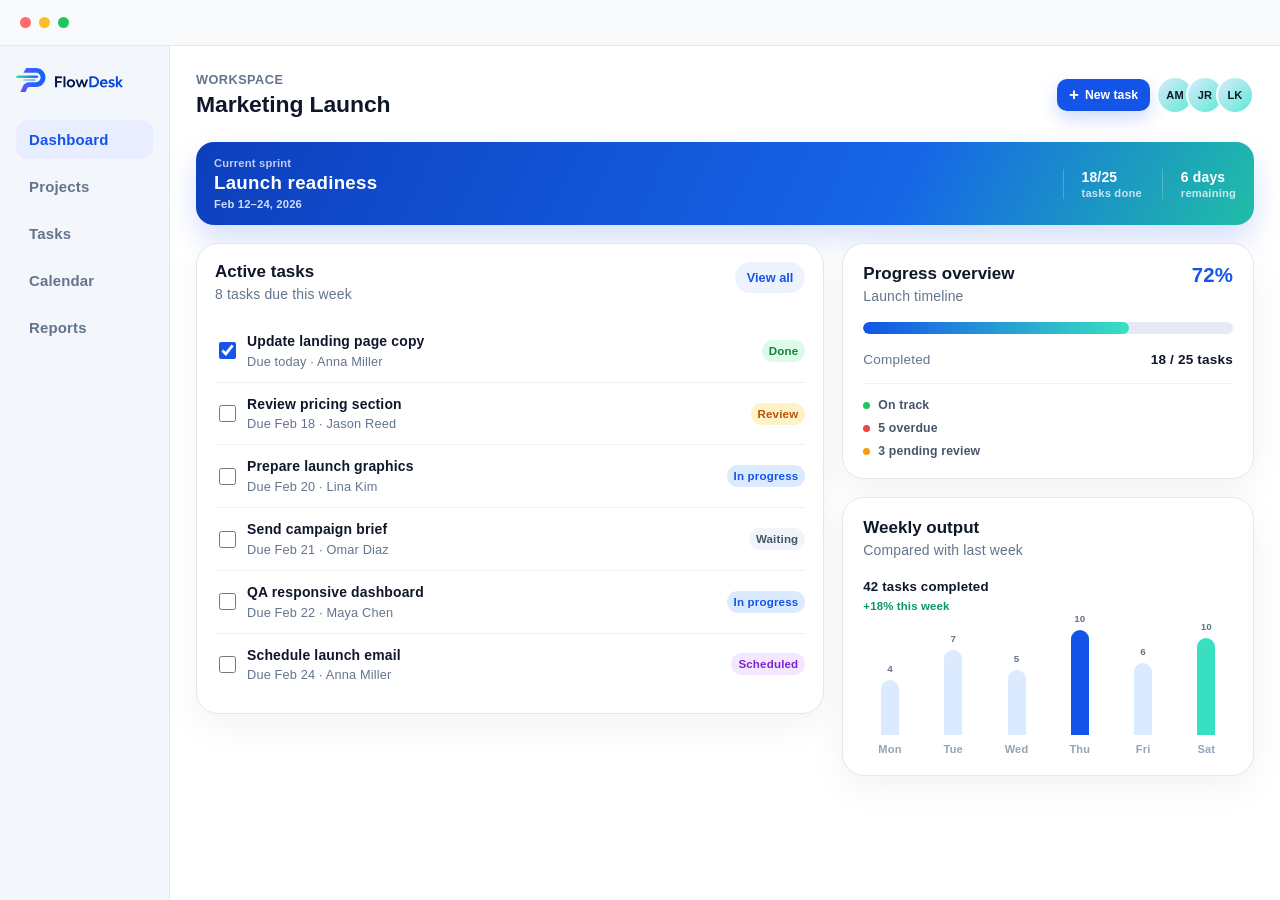
<file: flowdeskpreview.html>
<!DOCTYPE html>
<html lang="en">
<head>
  <meta charset="UTF-8">
  <meta name="viewport" content="width=device-width, initial-scale=1.0">
  <title>FlowDesk Dashboard Preview</title>
</head>
<body>
<div class="dashboard-card">
  <div class="browser-top">
    <span class="dot red"></span>
    <span class="dot yellow"></span>
    <span class="dot green"></span>
  </div>

  <div class="real-dashboard">
    <aside class="dashboard-sidebar">
      <div class="sidebar-logo">
        <img src="landing page/Flow-Desk_Logo Full.svg" alt="FlowDesk">
      </div>

      <a class="sidebar-item active" href="#">Dashboard</a>
      <a class="sidebar-item" href="#">Projects</a>
      <a class="sidebar-item" href="#">Tasks</a>
      <a class="sidebar-item" href="#">Calendar</a>
      <a class="sidebar-item" href="#">Reports</a>
    </aside>

    <main class="dashboard-content">
      <div class="dashboard-header">
        <div>
          <span class="page-label">Workspace</span>
          <h3>Marketing Launch</h3>
        </div>

        <div class="header-actions">
          <button class="new-task-button" type="button"><span>+</span> New task</button>

          <div class="team-avatars" aria-label="Project team">
            <span>AM</span>
            <span>JR</span>
            <span>LK</span>
          </div>
        </div>
      </div>

      <section class="sprint-banner">
        <div>
          <span class="sprint-kicker">Current sprint</span>
          <strong>Launch readiness</strong>
          <span class="sprint-dates">Feb 12&ndash;24, 2026</span>
        </div>

        <div class="sprint-stat">
          <strong>18/25</strong>
          <span>tasks done</span>
        </div>

        <div class="sprint-stat">
          <strong>6 days</strong>
          <span>remaining</span>
        </div>
      </section>

      <div class="dashboard-grid">
        <section class="task-panel">
          <div class="panel-header">
            <div>
              <h4>Active tasks</h4>
              <p>8 tasks due this week</p>
            </div>

            <button>View all</button>
          </div>

          <div class="task-row">
            <input type="checkbox" checked>
            <div class="task-info">
              <strong>Update landing page copy</strong>
              <span>Due today · Anna Miller</span>
            </div>
            <span class="status done">Done</span>
          </div>

          <div class="task-row">
            <input type="checkbox">
            <div class="task-info">
              <strong>Review pricing section</strong>
              <span>Due Feb 18 · Jason Reed</span>
            </div>
            <span class="status review">Review</span>
          </div>

          <div class="task-row">
            <input type="checkbox">
            <div class="task-info">
              <strong>Prepare launch graphics</strong>
              <span>Due Feb 20 · Lina Kim</span>
            </div>
            <span class="status progress">In progress</span>
          </div>

          <div class="task-row">
            <input type="checkbox">
            <div class="task-info">
              <strong>Send campaign brief</strong>
              <span>Due Feb 21 · Omar Diaz</span>
            </div>
            <span class="status waiting">Waiting</span>
          </div>

          <div class="task-row">
            <input type="checkbox">
            <div class="task-info">
              <strong>QA responsive dashboard</strong>
              <span>Due Feb 22 &middot; Maya Chen</span>
            </div>
            <span class="status progress">In progress</span>
          </div>

          <div class="task-row">
            <input type="checkbox">
            <div class="task-info">
              <strong>Schedule launch email</strong>
              <span>Due Feb 24 &middot; Anna Miller</span>
            </div>
            <span class="status scheduled">Scheduled</span>
          </div>
        </section>

        <section class="side-panel">
          <div class="panel-header compact">
            <div>
              <h4>Progress overview</h4>
              <p>Launch timeline</p>
            </div>

            <strong class="percent">72%</strong>
          </div>

          <div class="progress-track">
            <div class="progress-fill"></div>
          </div>

          <div class="metric-row">
            <span>Completed</span>
            <strong>18 / 25 tasks</strong>
          </div>

          <div class="project-signals">
            <div><span class="signal-dot green"></span><strong>On track</strong></div>
            <div><span class="signal-dot red"></span><strong>5 overdue</strong></div>
            <div><span class="signal-dot yellow"></span><strong>3 pending review</strong></div>
          </div>
        </section>

        <section class="side-panel">
          <div class="panel-header compact">
            <div>
              <h4>Weekly output</h4>
              <p>Compared with last week</p>
            </div>
          </div>

          <div class="chart-summary">
            <strong>42 tasks completed</strong>
            <span>+18% this week</span>
          </div>

          <div class="bar-chart">
            <div class="bar-wrap">
              <span data-value="4" style="height: 44%"></span>
              <small>Mon</small>
            </div>

            <div class="bar-wrap">
              <span data-value="7" style="height: 68%"></span>
              <small>Tue</small>
            </div>

            <div class="bar-wrap">
              <span data-value="5" style="height: 52%"></span>
              <small>Wed</small>
            </div>

            <div class="bar-wrap">
              <span class="highlight" data-value="10" style="height: 88%"></span>
              <small>Thu</small>
            </div>

            <div class="bar-wrap">
              <span data-value="6" style="height: 58%"></span>
              <small>Fri</small>
            </div>

            <div class="bar-wrap">
              <span class="accent" data-value="10" style="height: 78%"></span>
              <small>Sat</small>
            </div>
          </div>
        </section>
      </div>
    </main>
  </div>
</div>
<style>
html,
body {
  width: 100%;
  height: 100%;
  margin: 0;
}

html {
  font-size: 106.25%;
}

body {
  font-family: Inter, Arial, sans-serif;
  background: transparent;
  letter-spacing: 0.01em;
}

a {
  text-decoration: none;
}
.dashboard-card {
  width: 100%;
  height: 100vh;
  box-sizing: border-box;
  background: #ffffff;
  overflow: hidden;
}

.browser-top {
  height: 46px;
  box-sizing: border-box;
  display: flex;
  align-items: center;
  gap: 8px;
  padding: 0 20px;
  background: #f8fafc;
  border-bottom: 1px solid #e5e7eb;
}

.dot {
  width: 11px;
  height: 11px;
  border-radius: 50%;
}

.dot.red {
  background: #ff6b6b;
}

.dot.yellow {
  background: #fbbf24;
}

.dot.green {
  background: #22c55e;
}

.real-dashboard {
  display: grid;
  grid-template-columns: 170px 1fr;
  height: calc(100vh - 46px);
}

.dashboard-sidebar {
  padding: 22px 16px;
  background: #f3f6fb;
  border-right: 1px solid #e5e7eb;
}

.sidebar-logo {
  display: flex;
  align-items: center;
  margin-bottom: 28px;
}

.sidebar-logo img {
  display: block;
  width: auto;
  height: 24px;
}

.sidebar-item {
  display: block;
  padding: 11px 13px;
  margin-bottom: 8px;
  border-radius: 12px;
  color: #64748b;
  font-size: 0.88rem;
  font-weight: 700;
}

.sidebar-item.active {
  background: #e8edff;
  color: #1454e8;
}

.dashboard-content {
  padding: 26px;
  background: #ffffff;
}

.dashboard-header {
  display: flex;
  justify-content: space-between;
  align-items: center;
  margin-bottom: 24px;
}

.page-label {
  display: block;
  margin-bottom: 4px;
  color: #64748b;
  font-size: 0.75rem;
  font-weight: 800;
  text-transform: uppercase;
  letter-spacing: 0.035em;
}

.dashboard-header h3 {
  margin: 0;
  color: #0f172a;
  font-size: 1.35rem;
  letter-spacing: -0.005em;
}

.header-actions {
  display: flex;
  align-items: center;
  gap: 14px;
}

.new-task-button {
  display: flex;
  align-items: center;
  gap: 6px;
  padding: 9px 12px;
  border: 0;
  border-radius: 10px;
  background: #1454e8;
  color: #ffffff;
  font-size: 0.72rem;
  font-weight: 800;
  box-shadow: 0 8px 18px rgba(20, 84, 232, 0.2);
}

.new-task-button span {
  font-size: 1rem;
  line-height: 0.8;
}

.team-avatars {
  display: flex;
}

.team-avatars span {
  width: 34px;
  height: 34px;
  display: grid;
  place-items: center;
  margin-left: -8px;
  border: 2px solid white;
  border-radius: 50%;
  background: linear-gradient(135deg, #dbeafe, #5eead4);
  color: #0f172a;
  font-size: 0.65rem;
  font-weight: 900;
}

.sprint-banner {
  display: flex;
  align-items: center;
  justify-content: space-between;
  gap: 20px;
  margin-bottom: 18px;
  padding: 15px 18px;
  border-radius: 18px;
  background: linear-gradient(115deg, #0d3fbd, #1665e8 66%, #20bda7);
  color: #ffffff;
  box-shadow: 0 14px 28px rgba(20, 84, 232, 0.18);
}

.sprint-banner > div:first-child {
  margin-right: auto;
}

.sprint-kicker,
.sprint-stat span {
  display: block;
  color: rgba(255, 255, 255, 0.74);
  font-size: 0.66rem;
  font-weight: 700;
}

.sprint-banner > div:first-child strong {
  display: block;
  margin-top: 3px;
  font-size: 1.1rem;
  font-weight: 900;
  letter-spacing: 0.015em;
}

.sprint-dates {
  display: block;
  margin-top: 4px;
  color: rgba(255, 255, 255, 0.82);
  font-size: 0.66rem;
  font-weight: 700;
}

.sprint-stat {
  padding-left: 18px;
  border-left: 1px solid rgba(255, 255, 255, 0.22);
}

.sprint-stat strong {
  display: block;
  margin-bottom: 2px;
  font-size: 0.82rem;
}

.dashboard-grid {
  display: grid;
  grid-template-columns: 1.45fr 0.95fr;
  gap: 18px;
}

.task-panel,
.side-panel {
  background: #ffffff;
  border: 1px solid #e2e8f0;
  border-radius: 22px;
  padding: 20px;
  box-shadow: 0 12px 36px rgba(15, 23, 42, 0.05);
}

.task-panel {
  grid-row: span 2;
  align-self: start;
  padding: 18px;
}

.panel-header {
  display: flex;
  justify-content: space-between;
  align-items: flex-start;
  gap: 16px;
  margin-bottom: 18px;
}

.panel-header h4 {
  margin: 0 0 4px;
  color: #0f172a;
  font-size: 1rem;
  letter-spacing: 0;
}

.panel-header p {
  margin: 0;
  color: #64748b;
  font-size: 0.82rem;
}

.panel-header button {
  border: 0;
  border-radius: 999px;
  padding: 8px 12px;
  background: #eef2ff;
  color: #1454e8;
  font-size: 0.75rem;
  font-weight: 800;
}

.task-row {
  display: grid;
  grid-template-columns: auto 1fr auto;
  align-items: center;
  gap: 8px;
  padding: 13px 0;
  border-bottom: 1px solid #eef2f7;
}

.task-row:last-child {
  border-bottom: 0;
}

.task-row input {
  width: 17px;
  height: 17px;
  accent-color: #1454e8;
}

.task-info {
  min-width: 0;
}

.task-info strong {
  display: block;
  color: #0f172a;
  font-size: 0.82rem;
  line-height: 1.2;
  white-space: nowrap;
}

.task-info span {
  display: block;
  margin-top: 4px;
  color: #64748b;
  font-size: 0.75rem;
}

.status {
  padding: 5px 7px;
  border-radius: 999px;
  font-size: 0.68rem;
  font-weight: 900;
  white-space: nowrap;
}

.status.done {
  background: #dcfce7;
  color: #15803d;
}

.status.review {
  background: #fef3c7;
  color: #b45309;
}

.status.progress {
  background: #dbeafe;
  color: #1454e8;
}

.status.waiting {
  background: #f1f5f9;
  color: #475569;
}

.status.scheduled {
  background: #f3e8ff;
  color: #7e22ce;
}

.percent {
  color: #1454e8;
  font-size: 1.2rem;
}

.progress-track {
  height: 12px;
  margin: 18px 0;
  overflow: hidden;
  border-radius: 999px;
  background: #e5eaf3;
}

.progress-fill {
  width: 72%;
  height: 100%;
  border-radius: inherit;
  background: linear-gradient(90deg, #1454e8, #38e0c1);
}

.metric-row {
  display: flex;
  justify-content: space-between;
  color: #64748b;
  font-size: 0.8rem;
}

.metric-row strong {
  color: #0f172a;
}

.project-signals {
  display: grid;
  gap: 9px;
  margin-top: 16px;
  padding-top: 14px;
  border-top: 1px solid #eef2f7;
}

.project-signals div {
  display: flex;
  align-items: center;
  gap: 8px;
  color: #475569;
  font-size: 0.72rem;
}

.signal-dot {
  width: 7px;
  height: 7px;
  border-radius: 50%;
}

.signal-dot.green {
  background: #22c55e;
}

.signal-dot.red {
  background: #ef4444;
}

.signal-dot.yellow {
  background: #f59e0b;
}

.chart-summary {
  display: block;
}

.chart-summary strong {
  color: #0f172a;
  font-size: 0.78rem;
}

.chart-summary span {
  display: block;
  margin-top: 4px;
  color: #059669;
  font-size: 0.67rem;
  font-weight: 800;
  white-space: nowrap;
}

.bar-chart {
  height: 125px;
  display: flex;
  align-items: end;
  justify-content: space-between;
  gap: 10px;
  padding-top: 18px;
}

.bar-wrap {
  height: 100%;
  flex: 1;
  display: flex;
  flex-direction: column;
  justify-content: end;
  align-items: center;
  gap: 8px;
}

.bar-wrap span {
  position: relative;
  width: 100%;
  max-width: 18px;
  min-height: 24px;
  border-radius: 999px 999px 5px 5px;
  background: #dbeafe;
}

.bar-wrap span::before {
  content: attr(data-value);
  position: absolute;
  top: -17px;
  left: 50%;
  transform: translateX(-50%);
  color: #64748b;
  font-size: 0.58rem;
  font-weight: 800;
}

.bar-wrap span.highlight {
  background: #1454e8;
}

.bar-wrap span.accent {
  background: #38e0c1;
}

.bar-wrap small {
  color: #94a3b8;
  font-size: 0.65rem;
  font-weight: 700;
}

@media (max-width: 720px) {
  .dashboard-card {
    height: auto;
    min-height: 100vh;
    overflow: visible;
  }

  .real-dashboard {
    grid-template-columns: 1fr;
    height: auto;
    min-height: calc(100vh - 46px);
  }

  .dashboard-sidebar {
    display: none;
  }

  .dashboard-grid {
    grid-template-columns: 1fr;
  }

  .task-panel {
    grid-row: auto;
  }
}
</style>
</body>
</html>
</file>
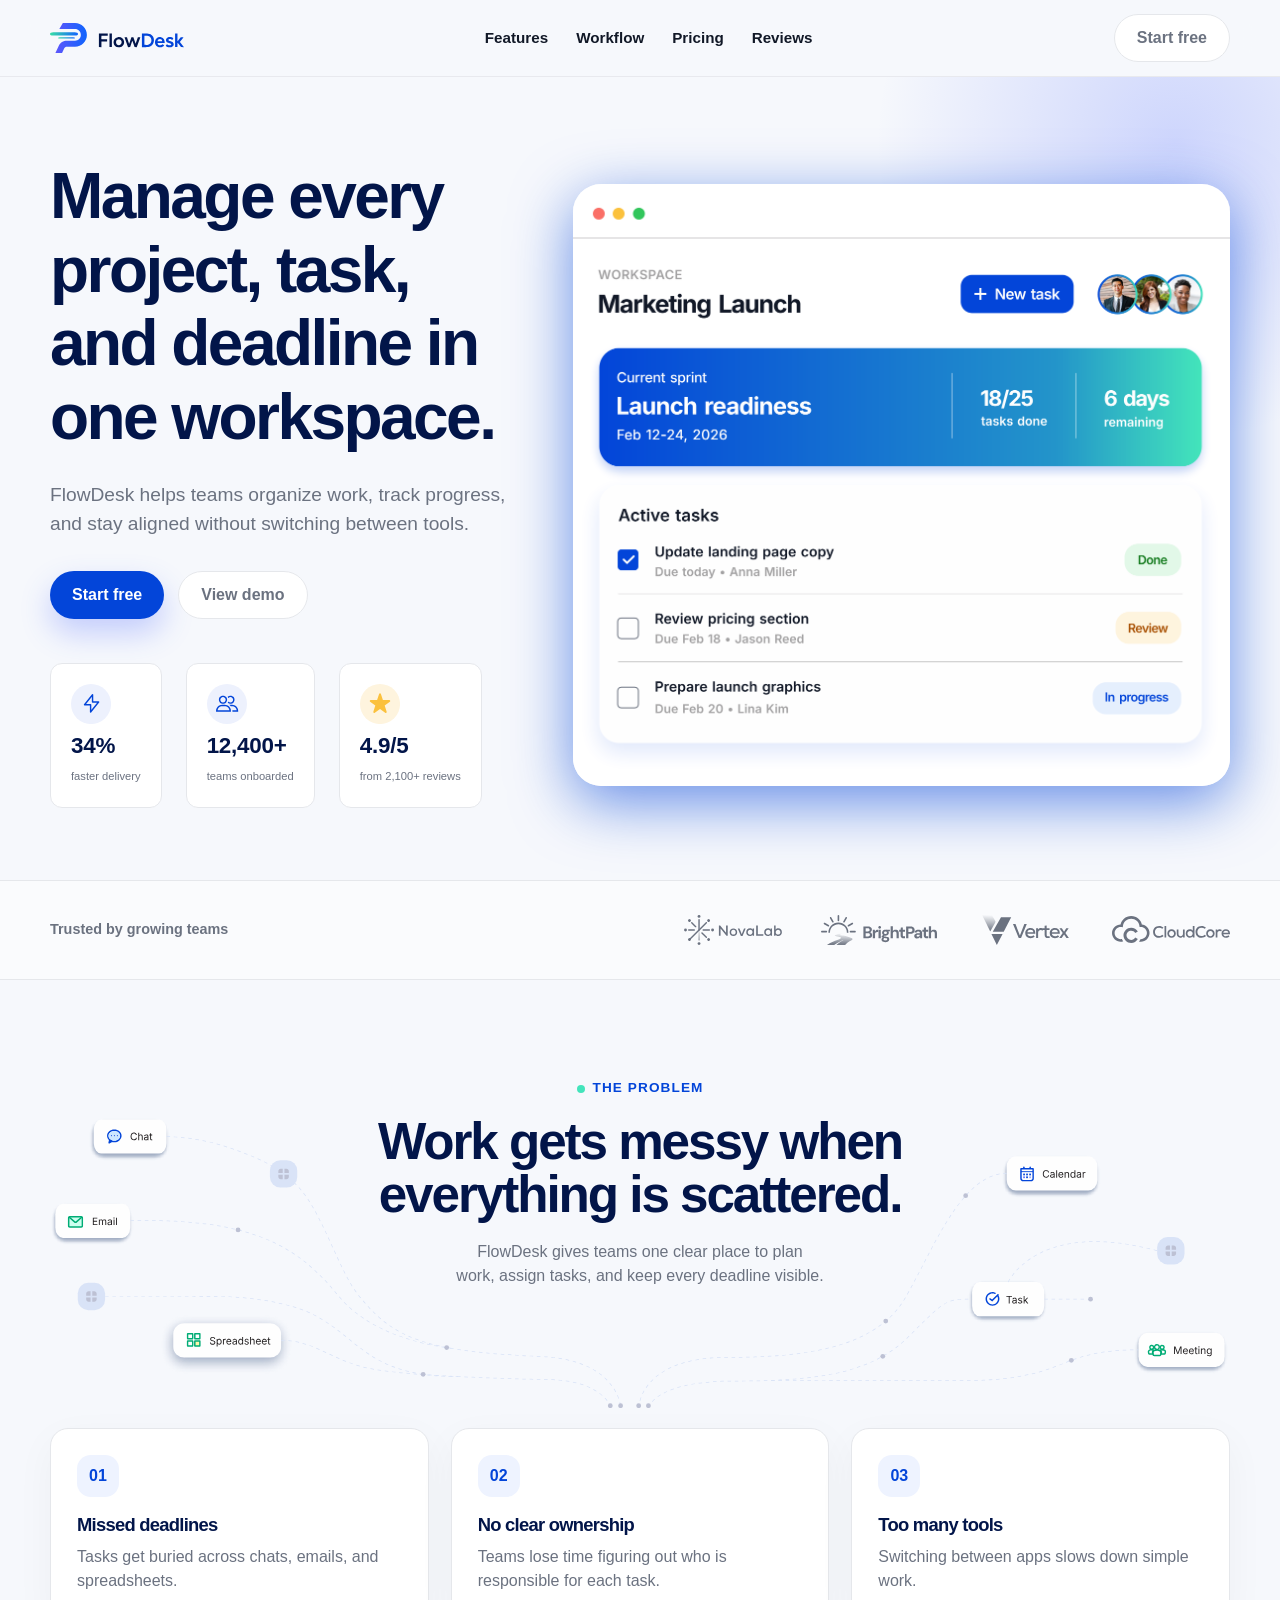
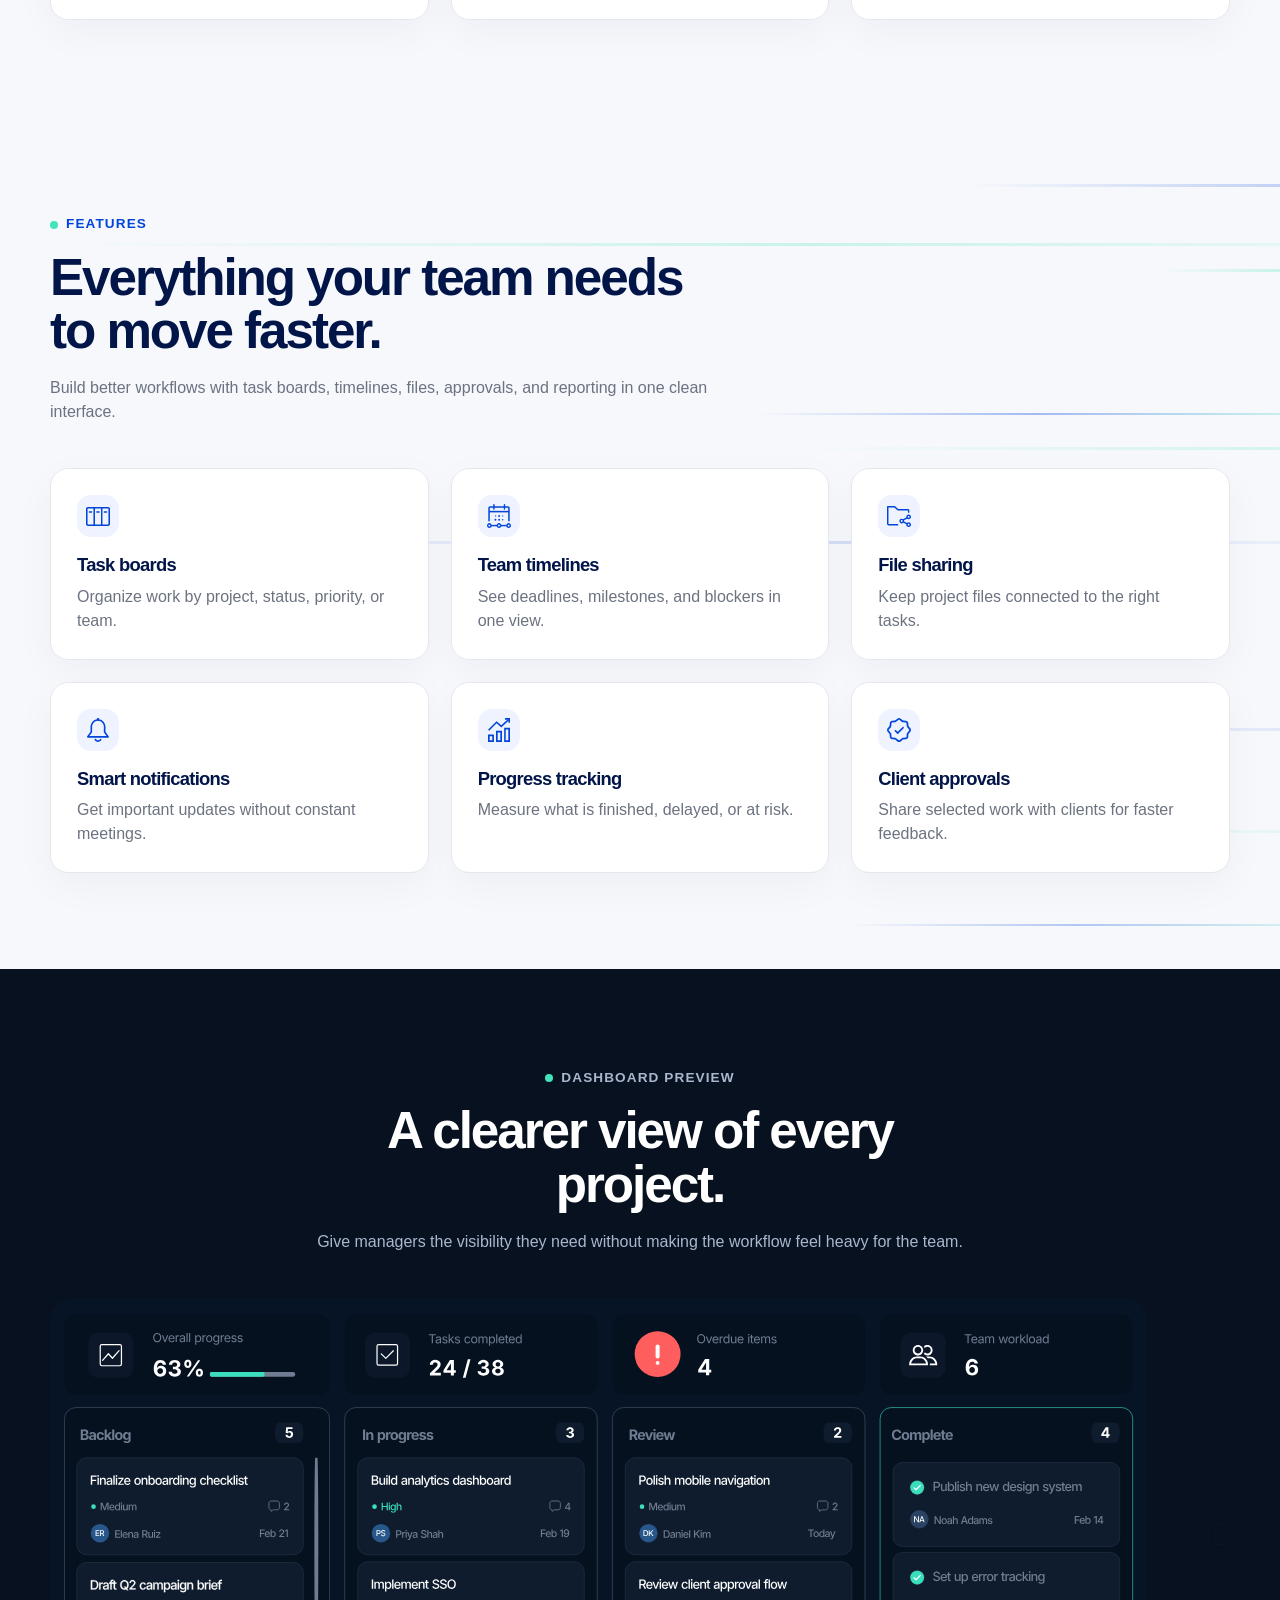
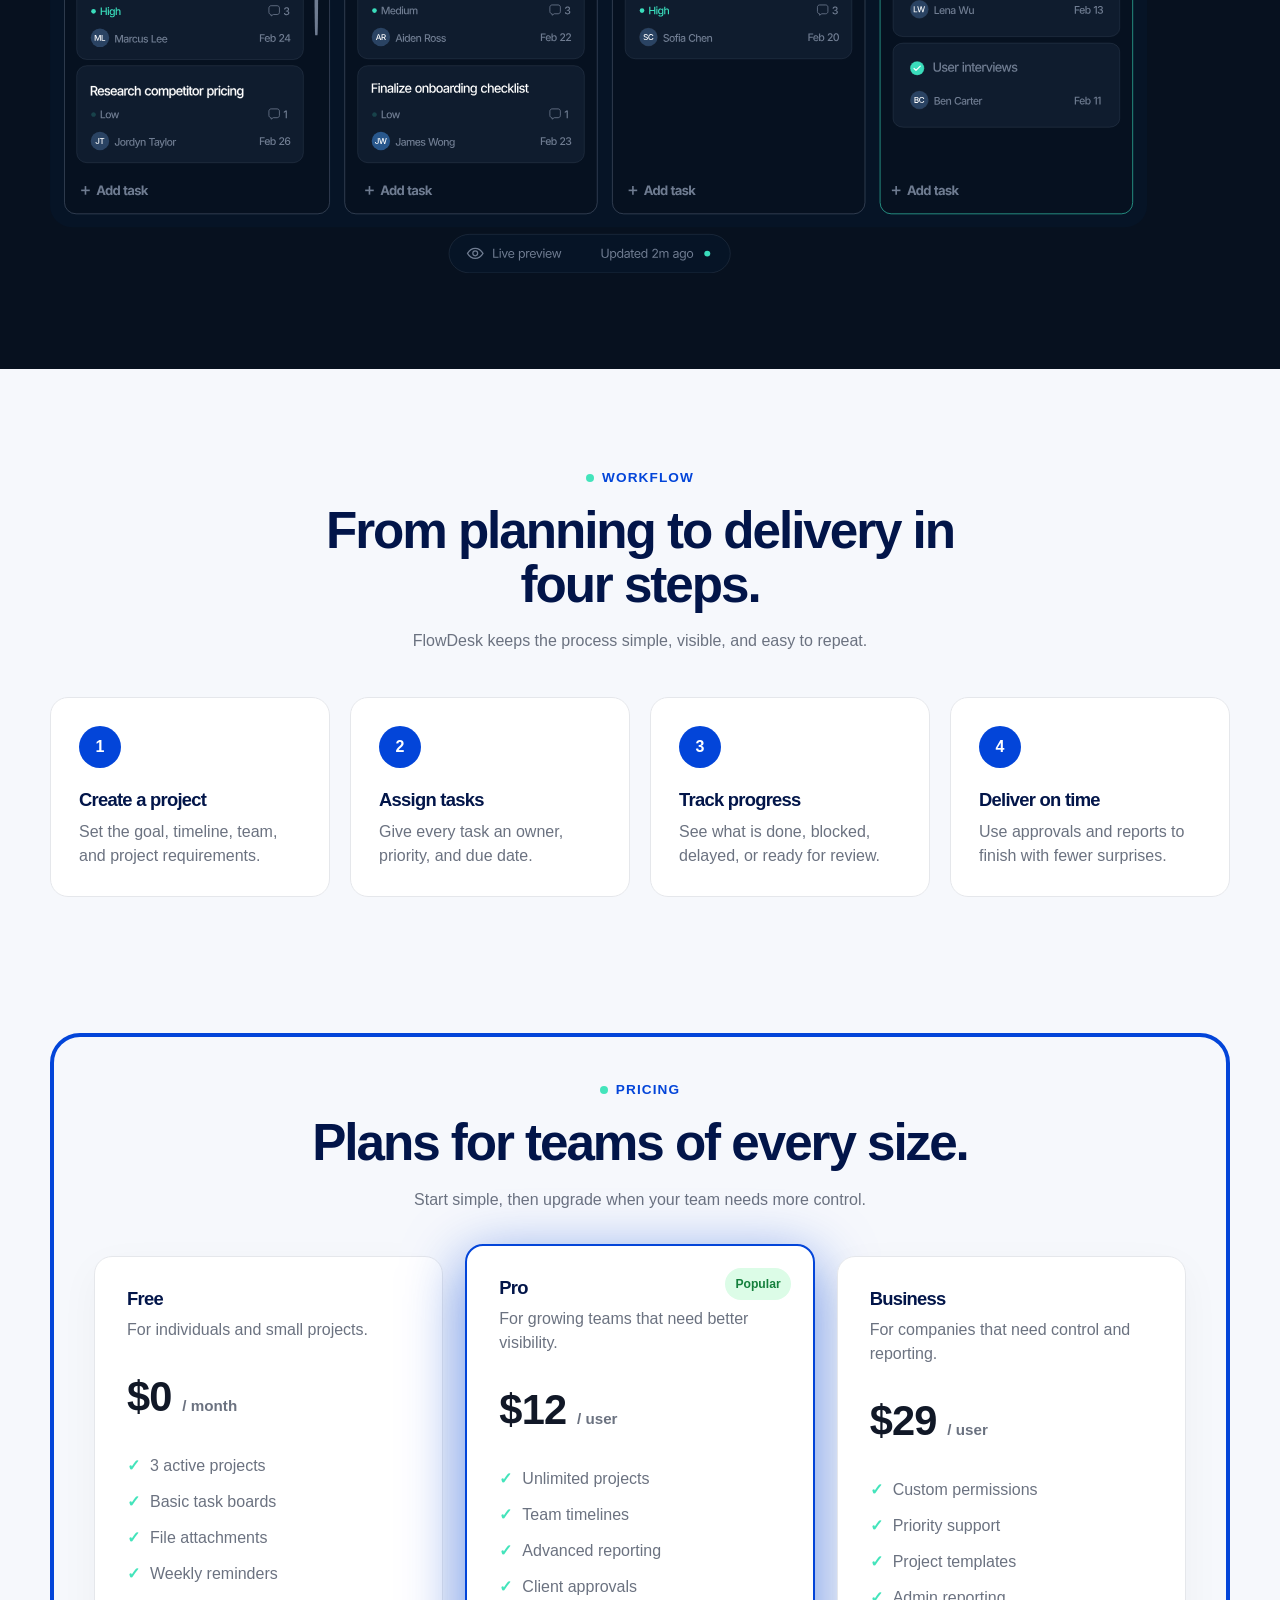
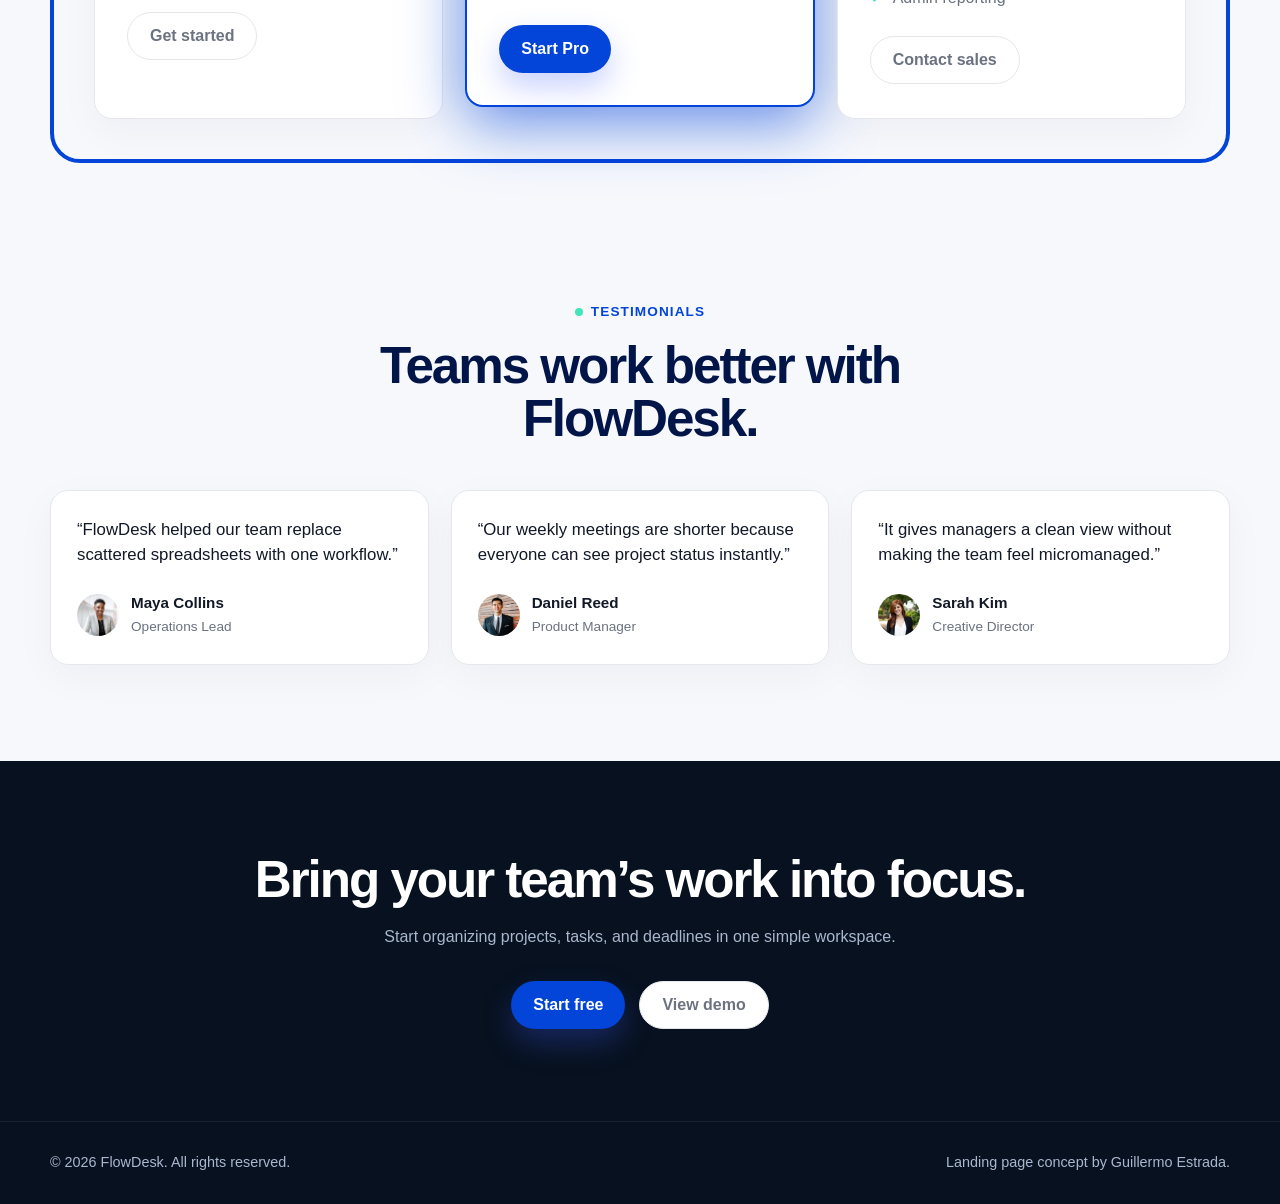
<file: landing-page.html>
<!DOCTYPE html>
<html lang="en">
<head>
  <meta charset="UTF-8" />
  <meta name="viewport" content="width=device-width, initial-scale=1.0" />
  <link rel="icon" type="" href="landing page/Flow-Desk_Logo Icon.svg">
  <title>FlowDesk | Project Management Landing Page</title>

  <style>
    :root {
      --bg: #f6f8fc;
      --surface: #ffffff;
      --surface-soft: #eef3ff;
      --primary: #0345D9;
      --primary-dark: #021549;
      --accent: #43E4BB;
      --text: #111827;
      --muted: #6b7280;
      --border: #e5e7eb;
      --dark: #07111f;
      --radius-sm: 12px;
      --radius-md: 18px;
      --radius-lg: 28px;
      --shadow: 0 16px 60px rgba(3, 69, 217, 0.6);
      --max-width: 1180px;
    }

    * {
      box-sizing: border-box;
      margin: 0;
      padding: 0;
    }

    html {
      scroll-behavior: smooth;
      scroll-padding-top: 76px;
    }

    body {
      font-family: Inter, Arial, sans-serif;
      background: var(--bg);
      color: var(--text);
      line-height: 1.5;
    }

    a {
      color: inherit;
      text-decoration: none;
    }

    img {
      max-width: 100%;
      display: block;
    }

    .container {
      width: min(100% - 40px, var(--max-width));
      margin: 0 auto;
    }

    .section {
      padding: 96px 0;
    }

    .eyebrow {
      display: inline-flex;
      align-items: center;
      gap: 8px;
      margin-bottom: 16px;
      color: var(--primary);
      font-size: 0.85rem;
      font-weight: 700;
      text-transform: uppercase;
      letter-spacing: 0.08em;
    }

    .eyebrow::before {
      content: "";
      width: 8px;
      height: 8px;
      border-radius: 50%;
      background: var(--accent);
    }

    .section-header {
      max-width: 680px;
      margin-bottom: 44px;
    }

    .section-header.center {
      margin-inline: auto;
      text-align: center;
    }

    .problem-section {
      overflow: hidden;
    }

    .problem-intro {
      position: relative;
      padding-bottom: 120px;
      margin-bottom: 20px;
    }

    .problem-scatter {
      position: absolute;
      z-index: 0;
      bottom: 0;
      left: 50%;
      max-width: 1180px;
      transform: translateX(-50%);
      pointer-events: none;
    }

    .problem-section .section-header {
      position: relative;
      z-index: 1;
      max-width: 620px;
      margin-bottom: 0;
    }

    .problem-section .section-header h2,
    .problem-section .section-header p {
      text-wrap: balance;
    }

    .problem-section .section-header p {
      max-width: 540px;
      margin-inline: auto;
    }

    h1,
    h2,
    h3 {
      line-height: 1.05;
      letter-spacing: -0.04em;
      color: var(--primary-dark)
    }

    h1 {
      font-size: clamp(3rem, 7vw, 4.0rem);
      max-width: 720px;
      margin-bottom: 24px;
      color: var(--primary-dark)
    }

    .hero-headline-line {
      display: block;
      overflow: hidden;
      padding-bottom: 0.1em;
    }

    .hero-headline-line span {
      display: block;
      opacity: 0;
      transform: translateY(110%);
      animation: headline-line-rise 720ms cubic-bezier(0.22, 1, 0.36, 1) forwards;
    }

    .hero-headline-line:nth-child(2) span {
      animation-delay: 0.1s;
    }

    .hero-headline-line:nth-child(3) span {
      animation-delay: 0.2s;
    }

    .hero-headline-line:nth-child(4) span {
      animation-delay: 0.3s;
    }

    @keyframes headline-line-rise {
      to {
        opacity: 1;
        transform: translateY(0);
      }
    }

    h2 {
      font-size: clamp(2.1rem, 4vw, 3.4rem);
      margin-bottom: 18px;
    }

    h3 {
      font-size: 1.15rem;
      margin-bottom: 10px;
    }

    p {
      color: var(--muted);
      font-size: 1rem;
    }

    .large-text {
      font-size: 1.2rem;
      max-width: 590px;
    }

    .btn-row {
      display: flex;
      flex-wrap: wrap;
      gap: 14px;
      margin-top: 32px;
    }

    .btn {
      display: inline-flex;
      justify-content: center;
      align-items: center;
      min-height: 48px;
      padding: 0 22px;
      border-radius: 999px;
      font-weight: 700;
      transition: 0.2s ease;
    }

    .btn.primary {
      background: var(--primary);
      color: white;
      box-shadow: 0 14px 30px rgba(63, 92, 255, 0.28);
    }

    .btn.primary:hover {
      background: var(--primary-dark);
      transform: translateY(-2px);
    }

    .btn.secondary {
      background: white;
      color: var(--muted);
      border: 1px solid var(--border);
    }

    .btn.secondary:hover {
      border-color: var(--primary);
      transform: translateY(-2px);
    }

    /* NAV */

    .nav {
      position: sticky;
      top: 0;
      z-index: 20;
      background: rgba(246, 248, 252, 0.86);
      backdrop-filter: blur(18px);
      border-bottom: 1px solid rgba(229, 231, 235, 0.8);
    }

    .nav-inner {
      height: 76px;
      display: flex;
      justify-content: space-between;
      align-items: center;
    }

    .logo {
      display: flex;
      align-items: center;
      gap: 10px;
      font-size: 1.25rem;
      font-weight: 800;
      letter-spacing: -0.04em;
    }

    .logo-mark {
      height: 30px;
    }

    .logo-mark img {
      height: 30px;
    }

    .nav-links {
      display: flex;
      align-items: center;
      gap: 28px;
      color: var(--text);
      font-size: 0.95rem;
      font-weight: 600;
    }

    .nav-links a {
      position: relative;
      padding: 6px 0;
      transition: color 220ms ease, transform 220ms ease;
    }

    .nav-links a::after {
      content: "";
      position: absolute;
      right: 0;
      bottom: 1px;
      left: 0;
      height: 2px;
      border-radius: 999px;
      background: var(--primary);
      transform: scaleX(0);
      transform-origin: right;
      transition: transform 240ms cubic-bezier(0.22, 1, 0.36, 1);
    }

    .nav-links a:hover,
    .nav-links a:focus-visible {
      color: var(--primary);
      transform: translateY(-1px);
    }

    .nav-links a:hover::after,
    .nav-links a:focus-visible::after {
      transform: scaleX(1);
      transform-origin: left;
    }

    /* HERO */

    .hero {
      position: relative;
      overflow: hidden;
      padding: 86px 0 72px;
    }

    .hero::before {
      content: "";
      position: absolute;
      top: -260px;
      right: -220px;
      width: 650px;
      height: 650px;
      border-radius: 50%;
      background: radial-gradient(circle, rgba(63, 92, 255, 0.22), transparent 65%);
      pointer-events: none;
    }

    .hero-grid {
      position: relative;
      display: grid;
      grid-template-columns: 1fr 1.4fr;
      gap: 54px;
      align-items: center;
    }

    .hero-copy {
      z-index: 2;
    }

    .hero-stats {
      display: flex;
      gap: 24px;
      margin-top: 44px;
    }

    .stat strong {
      display: block;
      color: var(--primary-dark);
      font-size: 1.4rem;
      letter-spacing: -0.01em;
    }

    .stat {
      border: 0.5px solid var(--border);
      border-radius: 12px;
      padding: 20px;
      background-color: white;
    }

    .stat span {
      color: var(--muted);
      font-size: 0.7rem;
    }

    .stat img {
      margin-bottom: 5px;
    }

    /* DASHBOARD MOCKUP */

    .dashboard-embed {
      width: 100%;
      height: auto;
      border-radius: var(--radius-lg);
      box-shadow: var(--shadow);
      overflow: hidden;
    }

    .dashboard-embed img {
      width: 100%;
      height: auto;
    }

    .browser-top {
      display: flex;
      align-items: center;
      gap: 7px;
      height: 44px;
      padding: 0 18px;
      border-bottom: 1px solid var(--border);
      background: #fbfcff;
    }

    .dot {
      width: 10px;
      height: 10px;
      border-radius: 50%;
      background: #d1d5db;
    }

    .dot:nth-child(1) {
      background: #ff6b6b;
    }

    .dot:nth-child(2) {
      background: #ffc75f;
    }

    .dot:nth-child(3) {
      background: #28c76f;
    }

    .dashboard {
      display: grid;
      grid-template-columns: 150px 1fr;
      min-height: 430px;
    }

    .sidebar {
      padding: 22px 16px;
      background: #f8faff;
      border-right: 1px solid var(--border);
    }

    .side-pill {
      height: 34px;
      display: flex;
      align-items: center;
      gap: 9px;
      padding: 0 12px;
      margin-bottom: 10px;
      border-radius: 12px;
      color: #64748b;
      font-size: 0.78rem;
      font-weight: 700;
    }

    .side-pill.active {
      background: #e8edff;
      color: var(--primary);
    }

    .side-icon {
      width: 9px;
      height: 9px;
      border-radius: 50%;
      background: currentColor;
    }

    .dash-main {
      padding: 22px;
    }

    .dash-header {
      display: flex;
      justify-content: space-between;
      gap: 18px;
      margin-bottom: 22px;
    }

    .dash-title {
      width: 42%;
      height: 18px;
      border-radius: 999px;
      background: #111827;
    }

    .avatars {
      display: flex;
    }

    .avatar {
      width: 30px;
      height: 30px;
      margin-left: -8px;
      border: 2px solid white;
      border-radius: 50%;
      background: linear-gradient(135deg, #dbe4ff, #18c7a6);
    }

    .dash-grid {
      display: grid;
      grid-template-columns: 1.1fr 0.9fr;
      gap: 18px;
    }

    .ui-panel {
      background: white;
      border: 1px solid var(--border);
      border-radius: 18px;
      padding: 16px;
    }

    .panel-label {
      margin-bottom: 14px;
      color: var(--text);
      font-size: 0.78rem;
      font-weight: 800;
    }

    .task {
      display: flex;
      align-items: center;
      gap: 10px;
      padding: 11px 0;
      border-bottom: 1px solid #eef2f7;
    }

    .task:last-child {
      border-bottom: 0;
    }

    .check {
      width: 17px;
      height: 17px;
      border-radius: 6px;
      background: #e8edff;
    }

    .task-line {
      flex: 1;
      height: 10px;
      border-radius: 999px;
      background: #e5e7eb;
    }

    .task-line.short {
      max-width: 70%;
    }

    .tag {
      width: 46px;
      height: 20px;
      border-radius: 999px;
      background: #dcfce7;
    }

    .progress-card {
      margin-bottom: 18px;
    }

    .progress-row {
      display: flex;
      justify-content: space-between;
      margin-bottom: 10px;
      font-size: 0.8rem;
      font-weight: 800;
    }

    .progress-bar {
      height: 10px;
      overflow: hidden;
      border-radius: 999px;
      background: #eef2f7;
    }

    .progress-fill {
      width: 72%;
      height: 100%;
      border-radius: inherit;
      background: linear-gradient(90deg, var(--primary), var(--accent));
    }

    .chart {
      display: flex;
      align-items: end;
      gap: 8px;
      height: 118px;
      padding-top: 10px;
    }

    .bar {
      flex: 1;
      min-width: 12px;
      border-radius: 999px 999px 0 0;
      background: #dbe4ff;
    }

    .bar:nth-child(2) {
      height: 72%;
    }

    .bar:nth-child(3) {
      height: 48%;
    }

    .bar:nth-child(4) {
      height: 86%;
      background: var(--primary);
    }

    .bar:nth-child(5) {
      height: 60%;
    }

    .bar:nth-child(6) {
      height: 78%;
      background: var(--accent);
    }

    .bar:nth-child(1) {
      height: 42%;
    }

    /* LOGOS */

    .logo-strip {
      padding: 34px 0;
      border-block: 1px solid var(--border);
      background: rgba(255, 255, 255, 0.52);
    }

    .logo-strip-inner {
      display: flex;
      justify-content: flex-start;
      align-items: center;
      gap: 36px;
      flex-wrap: wrap;
    }

    .trusted {
      color: var(--muted);
      font-size: 0.9rem;
      font-weight: 700;
    }

    .company-logos {
      --logo-gap: 28px;
      --logo-offset: 14px;
      width: 556px;
      max-width: 100%;
      overflow: hidden;
      margin-left: auto;
      color: #9ca3af;
      font-weight: 800;
      letter-spacing: -0.04em;
    }

    .logo-track {
      display: flex;
      align-items: center;
      gap: var(--logo-gap);
      width: max-content;
      animation: logo-scroll 18s linear infinite;
    }

    .logo-set {
      display: flex;
      align-items: center;
      gap: var(--logo-gap);
      flex: 0 0 auto;
    }

    .company-logos img {
      flex: 0 0 118px;
      width: 118px;
      max-width: 118px;
      height: 30px;
      max-height: 30px;
      object-fit: contain;
    }

    @keyframes logo-scroll {
      to {
        transform: translateX(calc(-50% - var(--logo-offset)));
      }
    }

    /* CARDS */

    .card-grid {
      display: grid;
      gap: 22px;
    }

    .three-cols {
      grid-template-columns: repeat(3, 1fr);
    }

    .feature-grid {
      grid-template-columns: repeat(3, 1fr);
    }

    #features {
      position: relative;
      overflow: hidden;
      isolation: isolate;
    }

    #features::before,
    #features::after {
      content: "";
      position: absolute;
      top: 0;
      right: -18%;
      bottom: 0;
      left: -18%;
      z-index: 0;
      pointer-events: none;
      opacity: 0;
    }

    #features::before {
      background:
        linear-gradient(90deg, transparent, rgba(3, 69, 217, 0.3), transparent),
        linear-gradient(90deg, transparent, rgba(67, 228, 187, 0.3), transparent),
        linear-gradient(90deg, transparent, rgba(3, 69, 217, 0.22), transparent),
        linear-gradient(90deg, transparent, rgba(67, 228, 187, 0.22), transparent),
        linear-gradient(90deg, transparent, rgba(3, 69, 217, 0.18), transparent),
        linear-gradient(90deg, transparent, rgba(67, 228, 187, 0.18), transparent),
        linear-gradient(90deg, transparent, rgba(3, 69, 217, 0.16), transparent),
        linear-gradient(90deg, transparent, rgba(67, 228, 187, 0.16), transparent),
        linear-gradient(90deg, transparent, rgba(3, 69, 217, 0.14), transparent);
      background-repeat: no-repeat;
      background-size: 42% 2px, 64% 2px, 28% 2px, 52% 2px, 70% 2px, 36% 2px, 58% 2px, 44% 2px, 30% 2px;
      background-position: -72% 8%, -58% 18%, -42% 28%, -66% 39%, -36% 50%, -78% 61%, -52% 72%, -30% 84%, -86% 94%;
      transform: translateX(-36px);
      filter: blur(0.15px);
      -webkit-mask-image: linear-gradient(90deg, transparent, #000 10%, #000 90%, transparent);
      mask-image: linear-gradient(90deg, transparent, #000 10%, #000 90%, transparent);
    }

    #features::after {
      background:
        linear-gradient(90deg, transparent, rgba(67, 228, 187, 0.42), rgba(3, 69, 217, 0.24), transparent),
        linear-gradient(90deg, transparent, rgba(3, 69, 217, 0.34), rgba(67, 228, 187, 0.22), transparent),
        linear-gradient(90deg, transparent, rgba(67, 228, 187, 0.34), rgba(3, 69, 217, 0.18), transparent),
        linear-gradient(90deg, transparent, rgba(3, 69, 217, 0.28), rgba(67, 228, 187, 0.18), transparent);
      background-size: 34% 3px, 48% 2px, 26% 2px, 40% 2px;
      background-position: -44% 16%, -62% 35%, -36% 68%, -78% 88%;
      background-repeat: no-repeat;
    }

    #features.lines-animated::before {
      animation: feature-line-field 3500ms cubic-bezier(0.16, 1, 0.3, 1) forwards;
    }

    #features.lines-animated::after {
      animation: feature-line-sweep 2600ms cubic-bezier(0.16, 1, 0.3, 1) 160ms forwards;
    }

    #features > .container {
      position: relative;
      z-index: 1;
    }

    @keyframes feature-line-field {
      0% {
        opacity: 0;
        transform: translateX(-36px);
        background-position: -72% 8%, -58% 15%, -42% 28%, -66% 39%, -36% 50%, -78% 61%, -52% 72%, -30% 84%, -86% 94%;
      }

      22% {
        opacity: 0.9;
      }

      66% {
        opacity: 0.88;
      }

      88% {
        opacity: 0.72;
        background-position: 112% 8%, 104% 15%, 126% 28%, 116% 39%, 98% 50%, 132% 61%, 155% 72%, 122% 84%, 140% 94%;
      }

      100% {
        opacity: 0.82;
        transform: translateX(18px);
        background-position: 117% 8%, 109% 15%, 131% 28%, 121% 39%, 103% 50%, 137% 61%, 160% 72%, 127% 84%, 145% 94%;
        background-size: 42% 3px, 85% 3px, 28% 3px, 52% 3px, 85% 3px, 36% 3px, 58% 3px, 44% 3px, 30% 3px;
      }
    }

    @keyframes feature-line-sweep {
      0% {
        opacity: 0;
        background-position: -44% 18%, -62% 35%, -36% 68%, -78% 95%;
      }

      24% {
        opacity: 1;
      }

      86% {
        background-position: 116% 18%, 104% 35%, 128% 68%, 98% 95%;
      }

      100% {
        opacity: 1;
        background-position: 121% 18%, 109% 35%, 133% 68%, 103% 95%;
      }
    }

    .card {
      background: var(--surface);
      border: 1px solid var(--border);
      border-radius: var(--radius-md);
      padding: 26px;
      box-shadow: 0 12px 40px rgba(15, 23, 42, 0.04);
      transition:
        transform 320ms cubic-bezier(0.22, 1, 0.36, 1),
        box-shadow 320ms ease;
    }

    .icon {
      width: 42px;
      height: 42px;
      display: grid;
      place-items: center;
      margin-bottom: 18px;
      border-radius: 14px;
      background: var(--surface-soft);
      color: var(--primary);
      font-weight: 900;
    }

    .icon img {
      width: 24px;
      height: 24px;
      object-fit: contain;
    }

    .card:hover {
      transform: translateY(-4px);
      box-shadow: 0 18px 50px rgba(15, 23, 42, 0.08);
    }

    /* SHOWCASE */

    .showcase {
      background: var(--dark);
      color: white;
    }

    .showcase p,
    .showcase .eyebrow {
      color: #aab7cf;
    }

    .showcase .eyebrow::before {
      background: var(--accent);
    }

    .showcase h2 {
      color: white;
    }

    .showcase-mockup {
      line-height: 0;
    }

    .showcase-mockup img {
      display: block;
      width: 100%;
      height: auto;
    }

    /* PROCESS */

    .steps {
      display: grid;
      grid-template-columns: repeat(4, 1fr);
      gap: 20px;
    }

    .step {
      position: relative;
      padding: 28px;
      border-radius: var(--radius-md);
      background: var(--surface);
      border: 1px solid var(--border);
    }

    .steps.reveal-ready .step {
      opacity: 0;
      transform: translateY(18px);
    }

    .steps.steps-visible .step {
      animation: step-fade-in 680ms cubic-bezier(0.22, 1, 0.36, 1) forwards;
    }

    .steps.steps-visible .step:nth-child(2) {
      animation-delay: 0.12s;
    }

    .steps.steps-visible .step:nth-child(3) {
      animation-delay: 0.24s;
    }

    .steps.steps-visible .step:nth-child(4) {
      animation-delay: 0.36s;
    }

    @keyframes step-fade-in {
      to {
        opacity: 1;
        transform: translateY(0);
      }
    }

    .step-number {
      width: 42px;
      height: 42px;
      display: grid;
      place-items: center;
      margin-bottom: 22px;
      border-radius: 50%;
      background: var(--primary);
      color: white;
      font-weight: 900;
    }

    /* PRICING */

    .pricing-card {
      position: relative;
      padding: 32px;
    }

    .pricing-card.highlight {
      border: 2px solid var(--primary);
      box-shadow: var(--shadow);
      transform: translateY(-12px);
    }

    .badge {
      position: absolute;
      top: 22px;
      right: 22px;
      padding: 7px 10px;
      border-radius: 999px;
      background: #dcfce7;
      color: #15803d;
      font-size: 0.76rem;
      font-weight: 900;
    }

    .price {
      margin: 24px 0 6px;
      color: var(--text);
      font-size: 2.6rem;
      font-weight: 900;
      letter-spacing: -0.02em;
    }

    .price span {
      color: var(--muted);
      font-size: 0.95rem;
      font-weight: 700;
      letter-spacing: 0;
    }

    .pricing-list {
      display: grid;
      gap: 12px;
      margin: 26px 0;
      list-style: none;
      color: var(--muted);
    }

    .pricing-list li::before {
      content: "✓";
      margin-right: 10px;
      color: var(--accent);
      font-weight: 900;
    }

    #pricing {
      padding: 40px 0;
    }

    #pricing .container {
      border: 4px solid var(--primary);
      border-radius: 30px;
      padding: 40px;
    }

    /* TESTIMONIALS */

    .quote {
      font-size: 1.05rem;
      color: var(--text);
    }

    .person {
      display: flex;
      align-items: center;
      gap: 12px;
      margin-top: 24px;
    }

    .person-avatar {
      width: 42px;
      height: 42px;
      border-radius: 50%;
      background: linear-gradient(135deg, #dbe4ff, #18c7a6);
      overflow: hidden;
    }

    .person-avatar img {
        object-fit: cover;
        width: 100%;
        height: 100%;
    }

    .person strong {
      display: block;
      font-size: 0.95rem;
    }

    .person span {
      color: var(--muted);
      font-size: 0.85rem;
    }

    /* CTA */

    .cta {
      padding: 92px 0;
      background: var(--dark);
      color: white;
      text-align: center;
    }

    .cta h2 {
      color: white;
    }

    .cta p {
      max-width: 570px;
      margin: 0 auto;
      color: #aab7cf;
    }

    .cta .btn-row {
      justify-content: center;
    }

    /* FOOTER */

    .footer {
      padding: 30px 0;
      background: var(--dark);
      border-top: 1px solid rgba(255, 255, 255, 0.08);
      color: #aab7cf;
    }

    .footer-inner {
      display: flex;
      justify-content: space-between;
      gap: 20px;
      flex-wrap: wrap;
      font-size: 0.9rem;
    }

    /* RESPONSIVE */

    @media (max-width: 1219px) {
      .problem-intro {
        background: url("landing page/ScatterGraphic less1200px.svg") center bottom / min(100%, 1000px) auto no-repeat;
      }

      .problem-scatter {
        display: none;
      }

    }

    @media (max-width: 1100px) {
      .hero-grid {
        grid-template-columns: 1fr;
      }
    }

    @media (max-width: 980px) {
      .hero-grid {
        grid-template-columns: 1fr;
      }

      .feature-grid,
      .steps {
        grid-template-columns: repeat(2, 1fr);
      }

      .pricing-card.highlight {
        transform: none;
      }
    }

    @media (max-width: 720px) {
      .container {
        width: min(100% - 28px, var(--max-width));
      }

      .section {
        padding: 72px 0;
      }

      .problem-scatter {
        display: none;
      }

      .problem-intro {
        background: none;
      }

      .problem-section .section-header {
        max-width: 560px;
      }

      #features .section-header {
        margin-inline: auto;
        text-align: center;
      }

      .nav-links {
        display: none;
      }

      .hero {
        padding-top: 62px;
      }

      .hero-stats {
        display: grid;
        grid-template-columns: 1fr 1fr 1fr;
        gap: 16px;
      }

      .stat {
        display: flex;
        flex-direction: column;
        justify-content: center;
        text-align: center;
        width: 100%;
        align-items: center;
      }

      .dashboard {
        grid-template-columns: 1fr;
      }

      .sidebar {
        display: none;
      }

      .dash-grid,
      .three-cols,
      .feature-grid,
      .steps {
        grid-template-columns: 1fr;
      }

      .logo-strip-inner {
        align-items: flex-start;
        flex-direction: column;
      }

      .company-logos {
        --logo-gap: 18px;
        --logo-offset: 9px;
        width: min(100%, 526px);
        margin-left: 0;
      }

      .logo-track,
      .logo-set {
        gap: var(--logo-gap);
      }

      .company-logos img {
        flex-basis: 118px;
      }
    }

    @media (prefers-reduced-motion: reduce) {
      html {
        scroll-behavior: auto;
      }

      .card,
      .nav-links a,
      .nav-links a::after {
        transition: none;
      }

      .card:hover,
      .nav-links a:hover,
      .nav-links a:focus-visible {
        transform: none;
      }

      .pricing-card.highlight,
      .pricing-card.highlight:hover {
        transform: none;
      }

      .hero-headline-line span {
        animation: none;
        opacity: 1;
        transform: none;
      }

      #features.lines-animated::before,
      #features.lines-animated::after {
        animation: none;
        transform: none;
      }

      #features.lines-animated::before {
        opacity: 0.82;
        background-position: 70% 8%, 48% 18%, 82% 28%, 58% 39%, 32% 50%, 88% 61%, 54% 72%, 74% 84%, 94% 94%;
      }

      #features.lines-animated::after {
        opacity: 0.9;
        background-position: 64% 16%, 76% 42%, 88% 68%, 52% 88%;
      }

      .steps.reveal-ready .step,
      .steps.steps-visible .step {
        animation: none;
        opacity: 1;
        transform: none;
      }
    }
  </style>
</head>

<body>
  <header class="nav">
    <div class="container nav-inner">
      <a href="#" class="logo">
        <div class="logo-mark">
            <img src="landing page/Flow-Desk_Logo Full.svg">
        </div>
      </a>

      <nav class="nav-links">
        <a href="#features">Features</a>
        <a href="#workflow">Workflow</a>
        <a href="#pricing">Pricing</a>
        <a href="#testimonials">Reviews</a>
      </nav>

      <a href="#" class="btn secondary">Start free</a>
    </div>
  </header>

  <main>
    <section class="hero">
      <div class="container hero-grid">
        <div class="hero-copy">
          <h1 aria-label="Manage projects, tasks, and deadlines in one workspace.">
            <span class="hero-headline-line" aria-hidden="true"><span>Manage every</span></span>
            <span class="hero-headline-line" aria-hidden="true"><span>project, task,</span></span>
            <span class="hero-headline-line" aria-hidden="true"><span>and deadline in</span></span>
            <span class="hero-headline-line" aria-hidden="true"><span>one workspace.</span></span>
          </h1>

          <p class="large-text">
            FlowDesk helps teams organize work, track progress, and stay aligned
            without switching between tools.
          </p>

          <div class="btn-row">
            <a href="#" class="btn primary">Start free</a>
            <a href="#" class="btn secondary">View demo</a>
          </div>

          <div class="hero-stats">
            <div class="stat">
              <img src="landing page/Icons/stat-icon1.svg" width="40px">
              <strong>34%</strong>
              <span>faster delivery</span>
            </div>

            <div class="stat">
              <img src="landing page/Icons/stat-icon2.svg" width="40px">
              <strong>12,400+</strong>
              <span>teams onboarded</span>
            </div>

            <div class="stat">
              <img src="landing page/Icons/stat-icon3.svg" width="40px">
              <strong>4.9/5</strong>
              <span>from 2,100+ reviews</span>
            </div>
          </div>
        </div>

        <div class="dashboard-embed">
          <img src="landing page/Dashboard Preview Hero.png">
        </div>
      </div>
    </section>

    <section class="logo-strip">
      <div class="container logo-strip-inner">
        <p class="trusted">Trusted by growing teams</p>

        <div class="company-logos">
          <div class="logo-track">
            <div class="logo-set">
              <img src="landing page/Fake Logos/Nova Lab.svg" alt="Nova Lab">
              <img src="landing page/Fake Logos/BrightPath.svg" alt="BrightPath">
              <img src="landing page/Fake Logos/Vertex.svg" alt="Vertex">
              <img src="landing page/Fake Logos/Cloudcore.svg" alt="Cloudcore">
              <img src="landing page/Fake Logos/StudioNorth.svg" alt="StudioNorth">
            </div>

            <div class="logo-set" aria-hidden="true">
              <img src="landing page/Fake Logos/Nova Lab.svg" alt="">
              <img src="landing page/Fake Logos/BrightPath.svg" alt="">
              <img src="landing page/Fake Logos/Vertex.svg" alt="">
              <img src="landing page/Fake Logos/Cloudcore.svg" alt="">
              <img src="landing page/Fake Logos/StudioNorth.svg" alt="">
            </div>
          </div>
        </div>
      </div>
    </section>

    <section class="section problem-section">
      <div class="container">
        <div class="problem-intro">
          <img
            class="problem-scatter"
            src="landing page/ScatterGraphic.svg"
            alt=""
            aria-hidden="true"
          />

          <div class="section-header center">
            <span class="eyebrow">The problem</span>
            <h2>Work gets messy when everything is scattered.</h2>
            <p>
              FlowDesk gives teams one clear place to plan work, assign tasks,
              and keep every deadline visible.
            </p>
          </div>
        </div>

        <div class="card-grid three-cols">
          <article class="card">
            <div class="icon">01</div>
            <h3>Missed deadlines</h3>
            <p>Tasks get buried across chats, emails, and spreadsheets.</p>
          </article>

          <article class="card">
            <div class="icon">02</div>
            <h3>No clear ownership</h3>
            <p>Teams lose time figuring out who is responsible for each task.</p>
          </article>

          <article class="card">
            <div class="icon">03</div>
            <h3>Too many tools</h3>
            <p>Switching between apps slows down simple work.</p>
          </article>
        </div>
      </div>
    </section>

    <section class="section" id="features">
      <div class="container">
        <div class="section-header">
          <span class="eyebrow">Features</span>
          <h2>Everything your team needs to move faster.</h2>
          <p>
            Build better workflows with task boards, timelines, files,
            approvals, and reporting in one clean interface.
          </p>
        </div>

        <div class="card-grid feature-grid">
          <article class="card">
            <div class="icon">
              <img src="landing page/Icons/Task Board Icon.svg" alt="" aria-hidden="true">
            </div>
            <h3>Task boards</h3>
            <p>Organize work by project, status, priority, or team.</p>
          </article>

          <article class="card">
            <div class="icon">
              <img src="landing page/Icons/Team Timelines Icon.svg" alt="" aria-hidden="true">
            </div>
            <h3>Team timelines</h3>
            <p>See deadlines, milestones, and blockers in one view.</p>
          </article>

          <article class="card">
            <div class="icon">
              <img src="landing page/Icons/File Sharing Icon.svg" alt="" aria-hidden="true">
            </div>
            <h3>File sharing</h3>
            <p>Keep project files connected to the right tasks.</p>
          </article>

          <article class="card">
            <div class="icon">
              <img src="landing page/Icons/Notification Icon.svg" alt="" aria-hidden="true">
            </div>
            <h3>Smart notifications</h3>
            <p>Get important updates without constant meetings.</p>
          </article>

          <article class="card">
            <div class="icon">
              <img src="landing page/Icons/Progress Icon.svg" alt="" aria-hidden="true">
            </div>
            <h3>Progress tracking</h3>
            <p>Measure what is finished, delayed, or at risk.</p>
          </article>

          <article class="card">
            <div class="icon">
              <img src="landing page/Icons/Client Approval Icon.svg" alt="" aria-hidden="true">
            </div>
            <h3>Client approvals</h3>
            <p>Share selected work with clients for faster feedback.</p>
          </article>
        </div>
      </div>
    </section>

    <section class="section showcase">
      <div class="container">
        <div class="section-header center">
          <span class="eyebrow">Dashboard preview</span>
          <h2>A clearer view of every project.</h2>
          <p>
            Give managers the visibility they need without making the workflow
            feel heavy for the team.
          </p>
        </div>

        <div class="showcase-mockup">
          <img
            src="landing page/Dashboard Preview Dark Mode.svg"
            alt="FlowDesk dashboard shown in dark mode"
          >
        </div>

      </div>
    </section>

    <section class="section" id="workflow">
      <div class="container">
        <div class="section-header center">
          <span class="eyebrow">Workflow</span>
          <h2>From planning to delivery in four steps.</h2>
          <p>
            FlowDesk keeps the process simple, visible, and easy to repeat.
          </p>
        </div>

        <div class="steps">
          <article class="step">
            <div class="step-number">1</div>
            <h3>Create a project</h3>
            <p>Set the goal, timeline, team, and project requirements.</p>
          </article>

          <article class="step">
            <div class="step-number">2</div>
            <h3>Assign tasks</h3>
            <p>Give every task an owner, priority, and due date.</p>
          </article>

          <article class="step">
            <div class="step-number">3</div>
            <h3>Track progress</h3>
            <p>See what is done, blocked, delayed, or ready for review.</p>
          </article>

          <article class="step">
            <div class="step-number">4</div>
            <h3>Deliver on time</h3>
            <p>Use approvals and reports to finish with fewer surprises.</p>
          </article>
        </div>
      </div>
    </section>

    <section class="section" id="pricing">
      <div class="container">
        <div class="section-header center">
          <span class="eyebrow">Pricing</span>
          <h2>Plans for teams of every size.</h2>
          <p>
            Start simple, then upgrade when your team needs more control.
          </p>
        </div>

        <div class="card-grid three-cols">
          <article class="card pricing-card">
            <h3>Free</h3>
            <p>For individuals and small projects.</p>

            <div class="price">$0 <span>/ month</span></div>

            <ul class="pricing-list">
              <li>3 active projects</li>
              <li>Basic task boards</li>
              <li>File attachments</li>
              <li>Weekly reminders</li>
            </ul>

            <a href="#" class="btn secondary">Get started</a>
          </article>

          <article class="card pricing-card highlight">
            <span class="badge">Popular</span>
            <h3>Pro</h3>
            <p>For growing teams that need better visibility.</p>

            <div class="price">$12 <span>/ user</span></div>

            <ul class="pricing-list">
              <li>Unlimited projects</li>
              <li>Team timelines</li>
              <li>Advanced reporting</li>
              <li>Client approvals</li>
            </ul>

            <a href="#" class="btn primary">Start Pro</a>
          </article>

          <article class="card pricing-card">
            <h3>Business</h3>
            <p>For companies that need control and reporting.</p>

            <div class="price">$29 <span>/ user</span></div>

            <ul class="pricing-list">
              <li>Custom permissions</li>
              <li>Priority support</li>
              <li>Project templates</li>
              <li>Admin reporting</li>
            </ul>

            <a href="#" class="btn secondary">Contact sales</a>
          </article>
        </div>
      </div>
    </section>

    <section class="section" id="testimonials">
      <div class="container">
        <div class="section-header center">
          <span class="eyebrow">Testimonials</span>
          <h2>Teams work better with FlowDesk.</h2>
        </div>

        <div class="card-grid three-cols">
          <article class="card">
            <p class="quote">
              “FlowDesk helped our team replace scattered spreadsheets with one workflow.”
            </p>

            <div class="person">
              <span class="person-avatar"><img src="landing page/profile 2.jpg"></span>
              <div>
                <strong>Maya Collins</strong>
                <span>Operations Lead</span>
              </div>
            </div>
          </article>

          <article class="card">
            <p class="quote">
              “Our weekly meetings are shorter because everyone can see project
              status instantly.”
            </p>

            <div class="person">
              <span class="person-avatar"><img src="landing page/profile 1.png"></span>
              <div>
                <strong>Daniel Reed</strong>
                <span>Product Manager</span>
              </div>
            </div>
          </article>

          <article class="card">
            <p class="quote">
              “It gives managers a clean view without making the team feel
              micromanaged.”
            </p>

            <div class="person">
              <div class="person-avatar"><img src="landing page/profile 3.jpg"></div>
              <div>
                <strong>Sarah Kim</strong>
                <span>Creative Director</span>
              </div>
            </div>
          </article>
        </div>
      </div>
    </section>

    <section class="cta">
      <div class="container">
        <h2>Bring your team’s work into focus.</h2>
        <p>
          Start organizing projects, tasks, and deadlines in one simple
          workspace.
        </p>

        <div class="btn-row">
          <a href="#" class="btn primary">Start free</a>
          <a href="#" class="btn secondary">View demo</a>
        </div>
      </div>
    </section>
  </main>

  <footer class="footer">
    <div class="container footer-inner">
      <span>© 2026 FlowDesk. All rights reserved.</span>
      <span>Landing page concept by Guillermo Estrada.</span>
    </div>
  </footer>
  <script>
    const featuresSection = document.querySelector("#features");

    if (featuresSection) {
      const playFeatureLines = () => {
        featuresSection.classList.add("lines-animated");
      };

      if ("IntersectionObserver" in window) {
        const featureObserver = new IntersectionObserver(
          (entries, observer) => {
            entries.forEach((entry) => {
              if (entry.isIntersecting) {
                playFeatureLines();
                observer.unobserve(entry.target);
              }
            });
          },
          { threshold: 0.35 }
        );

        featureObserver.observe(featuresSection);
      } else {
        playFeatureLines();
      }
    }

    const workflowSteps = document.querySelector(".steps");

    if (workflowSteps) {
      workflowSteps.classList.add("reveal-ready");

      const revealWorkflowSteps = () => {
        workflowSteps.classList.add("steps-visible");
      };

      if ("IntersectionObserver" in window) {
        const stepsObserver = new IntersectionObserver(
          (entries, observer) => {
            entries.forEach((entry) => {
              if (entry.isIntersecting) {
                revealWorkflowSteps();
                observer.unobserve(entry.target);
              }
            });
          },
          { threshold: 0.28 }
        );

        stepsObserver.observe(workflowSteps);
      } else {
        revealWorkflowSteps();
      }
    }
  </script>
</body>
</html>
</file>
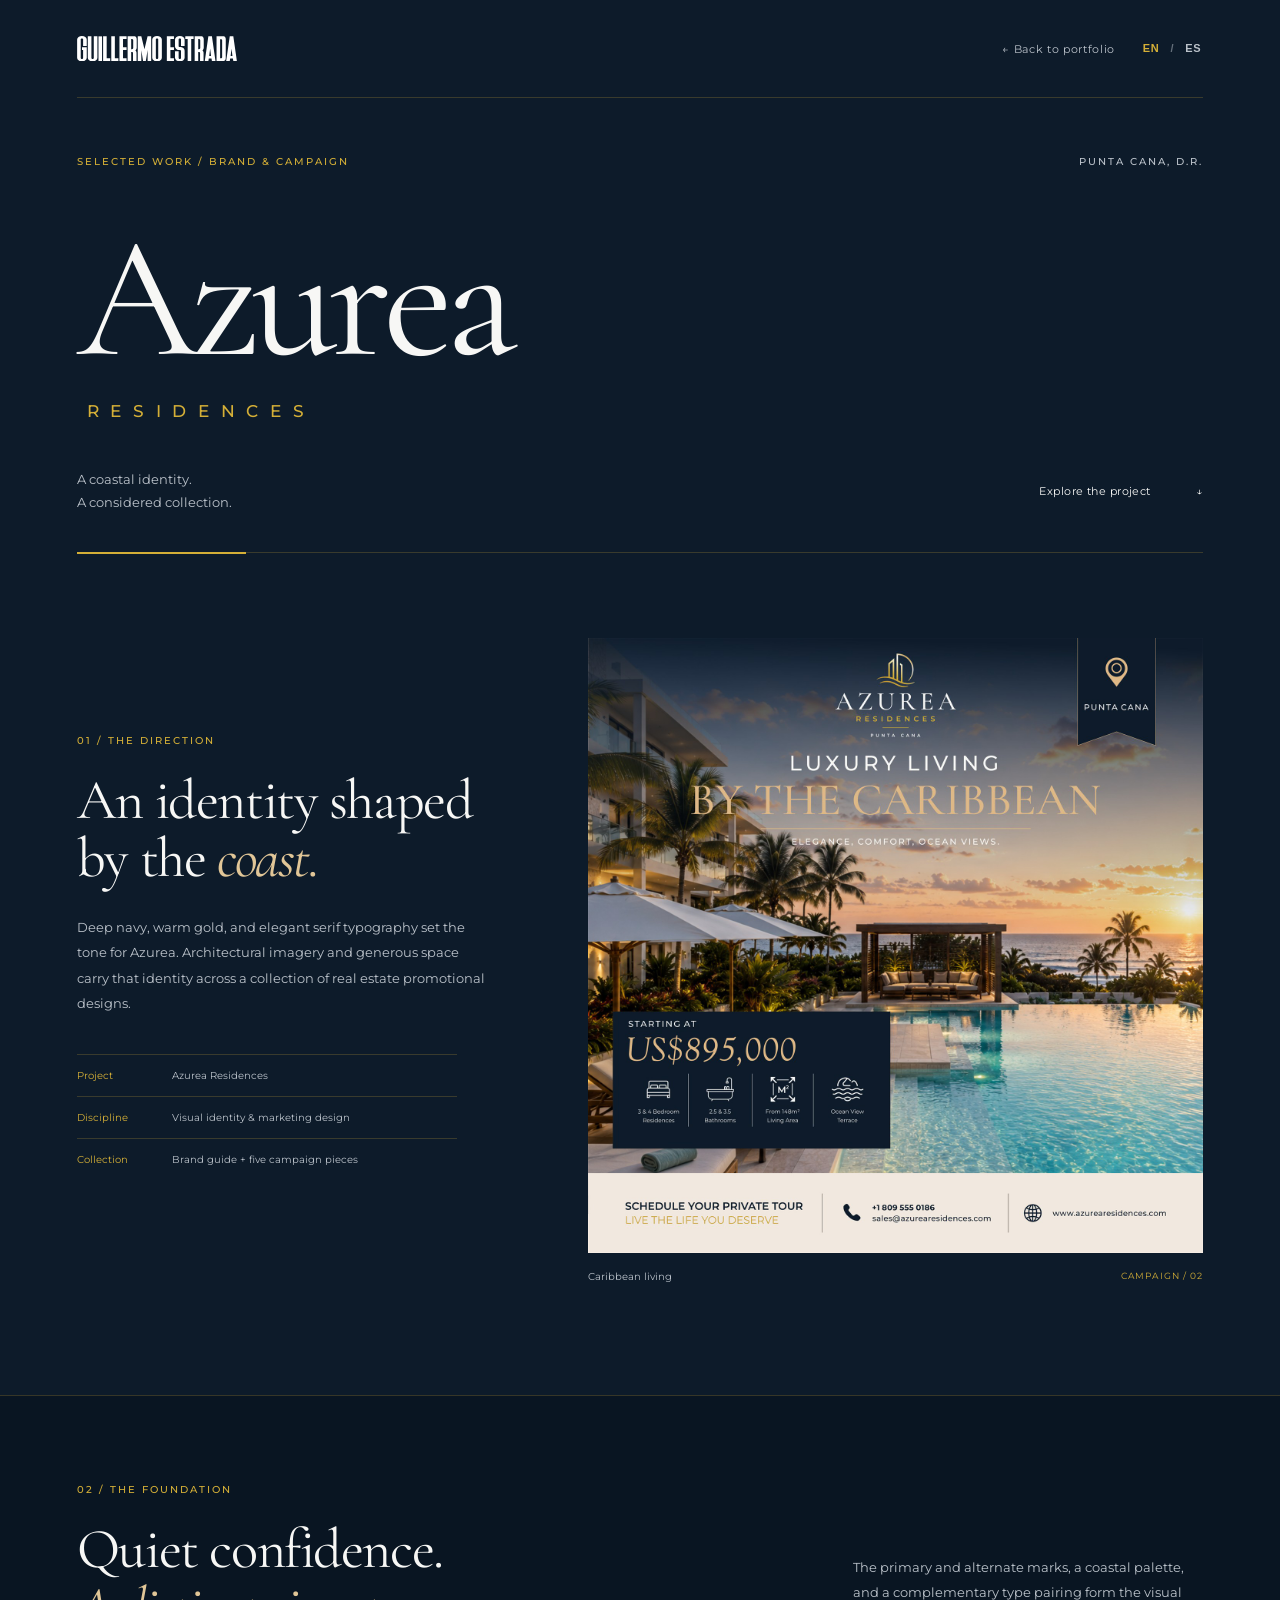
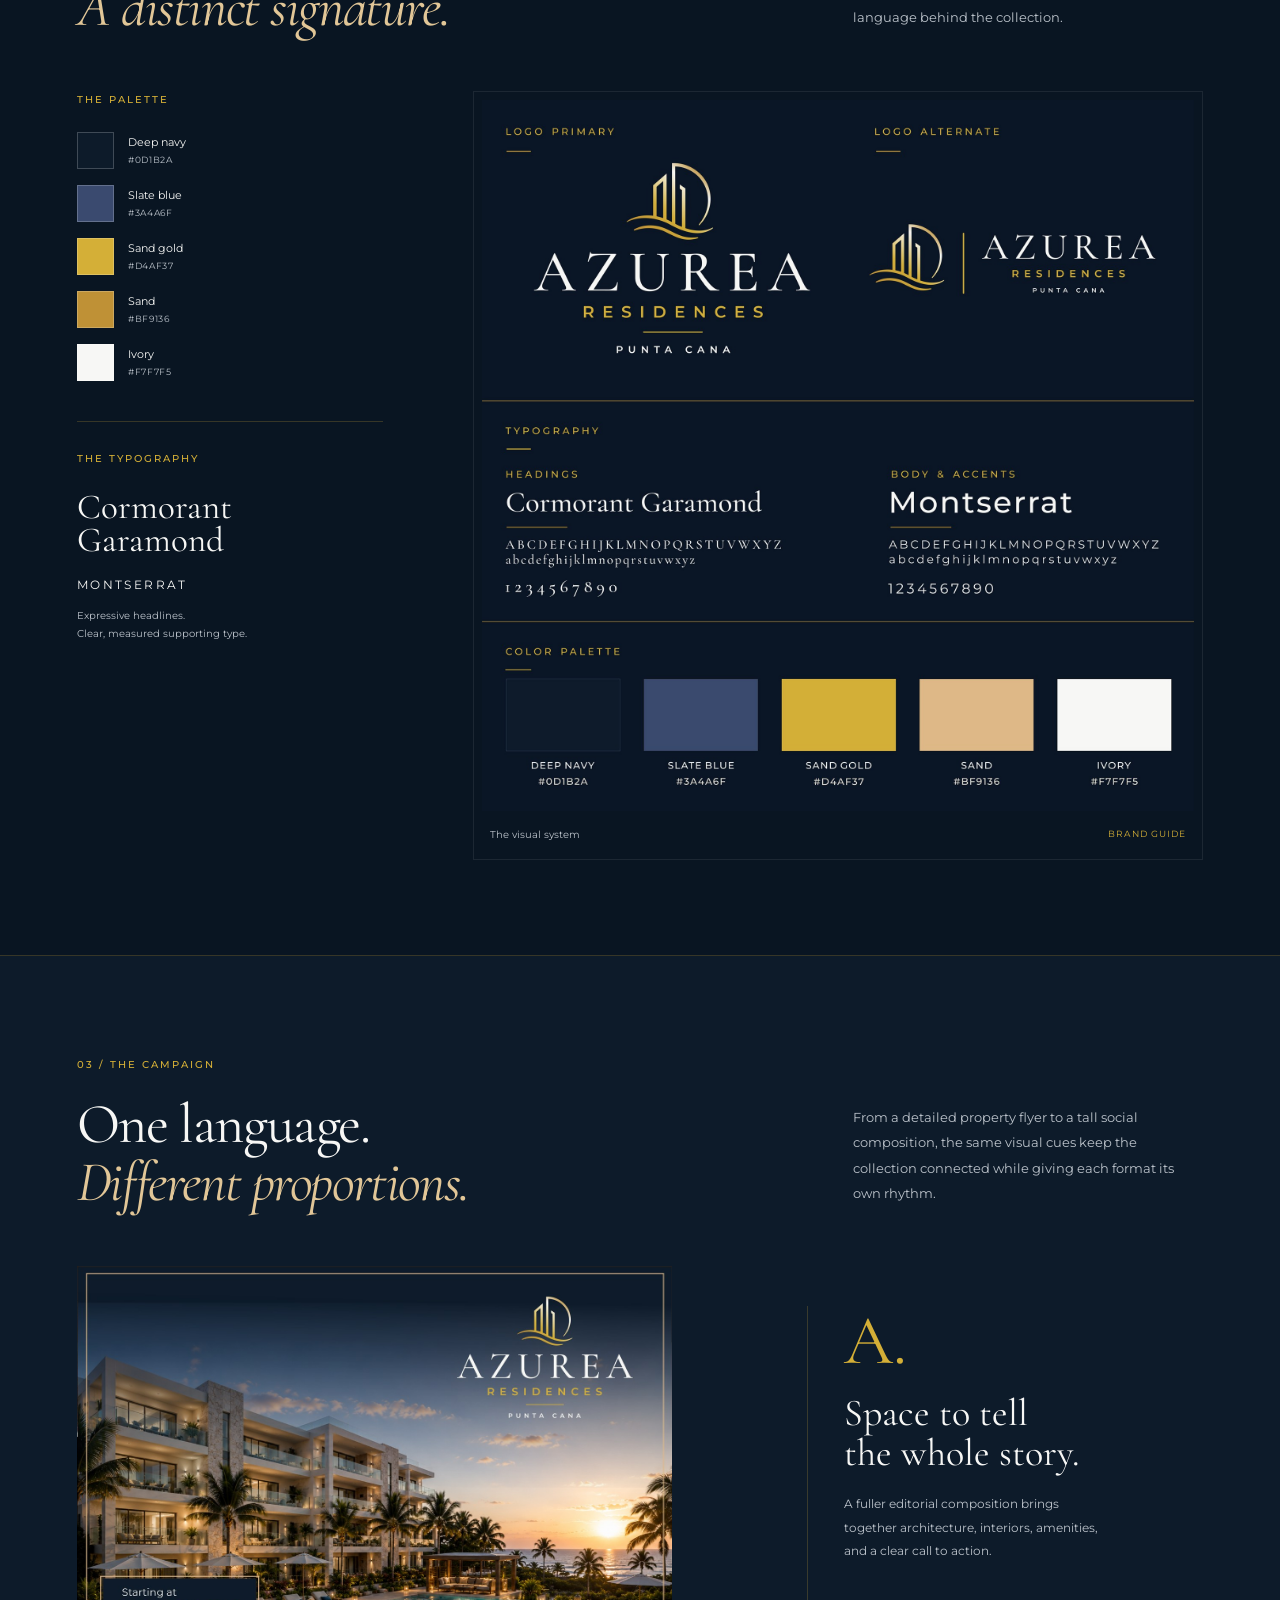
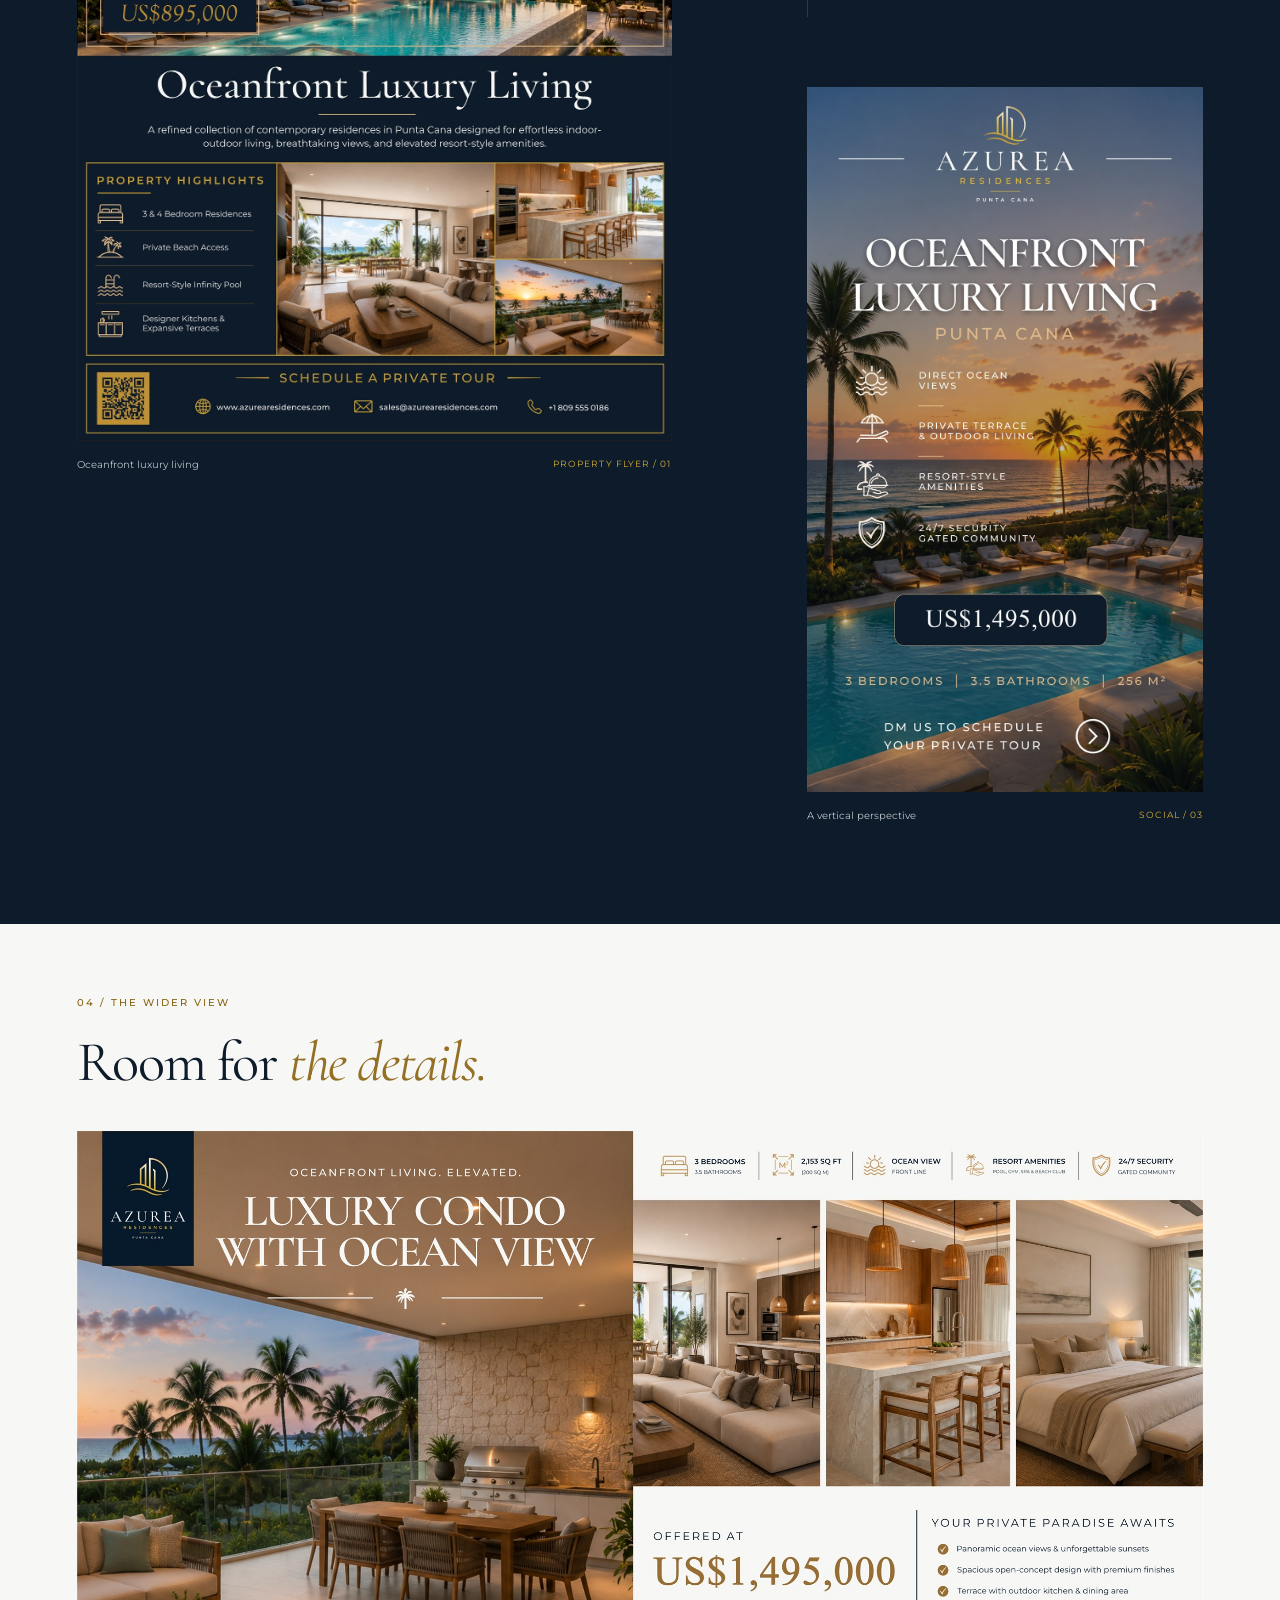
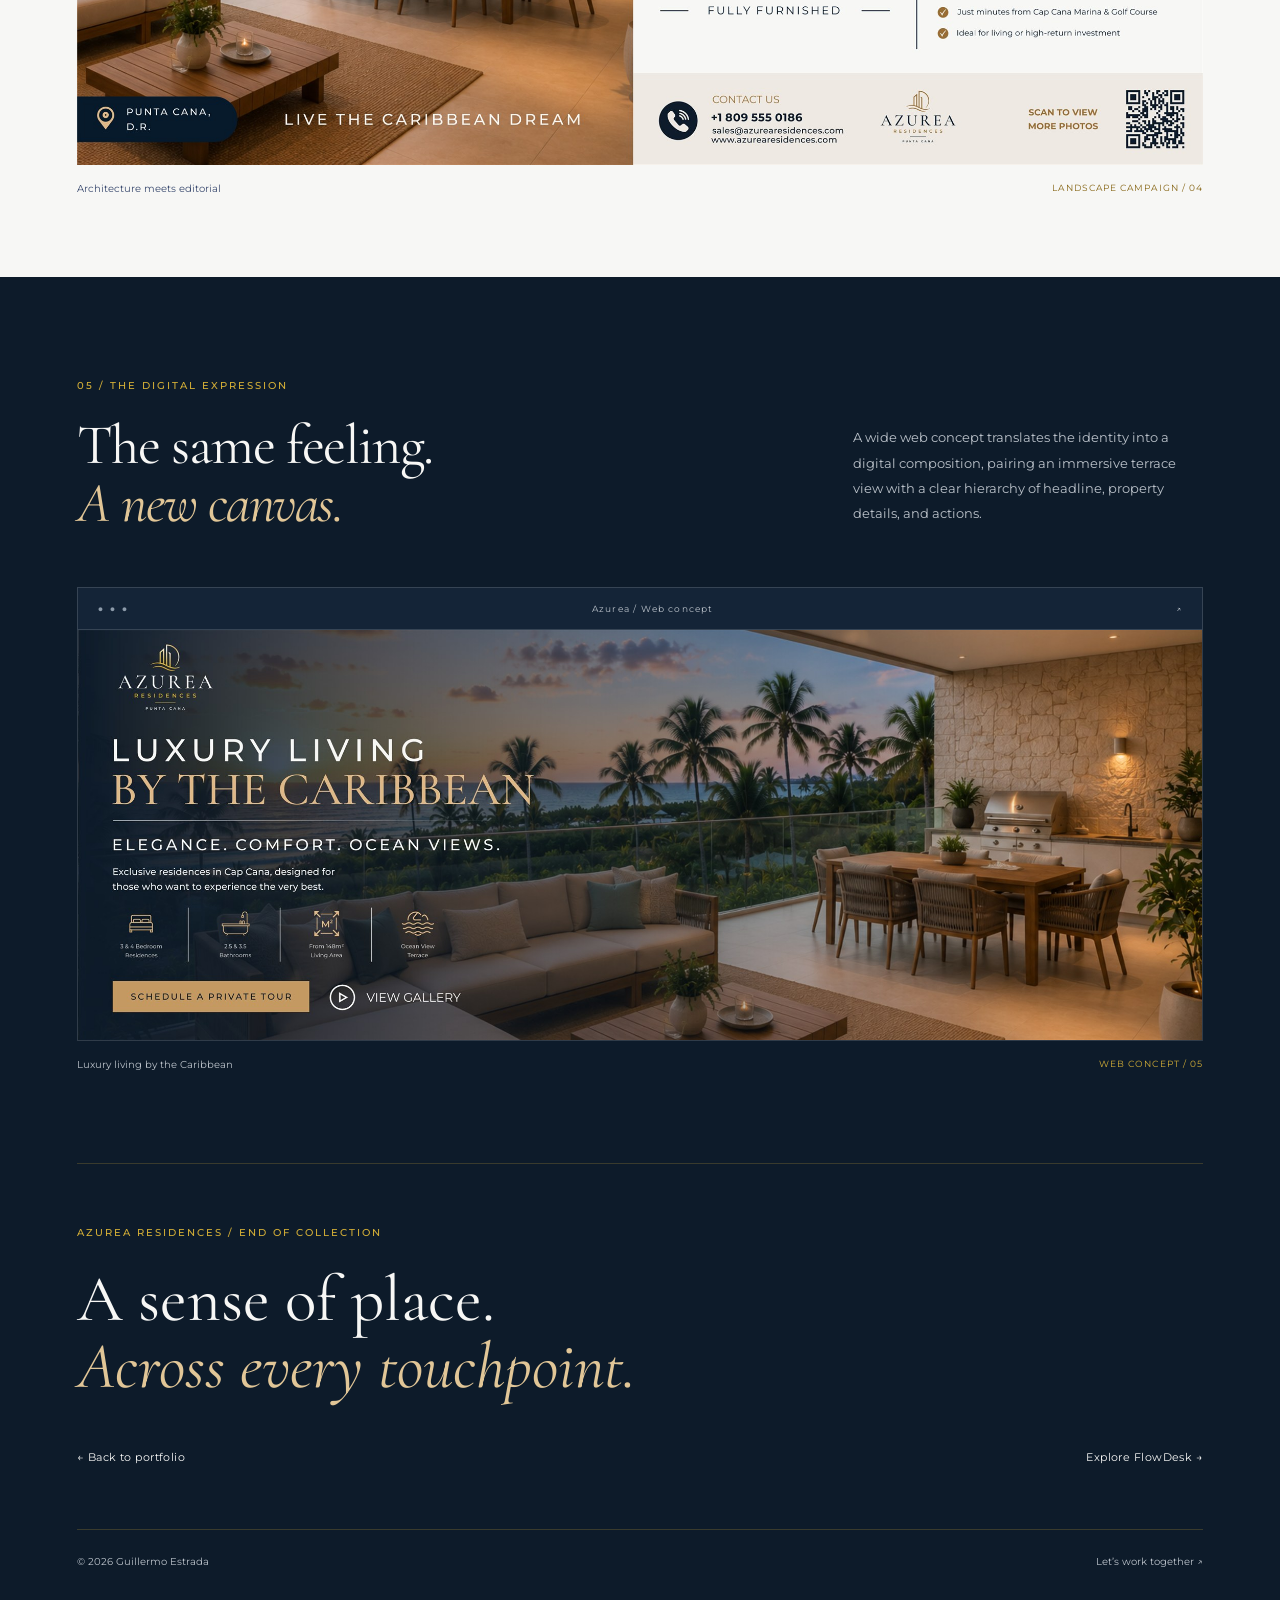
<file: projects/azurea-residences.html>
<!DOCTYPE html>
<html lang="en">
<head>
  <meta charset="utf-8">
  <meta name="viewport" content="width=device-width, initial-scale=1">
  <title>Azurea Residences — Brand &amp; Campaign | Guillermo Estrada</title>
  <meta name="description" content="A coastal real estate identity and promotional collection for Azurea Residences: brand guidelines, property advertising, social content, and web design.">
  <link rel="icon" type="image/svg+xml" href="../Images/favicon.svg">
  <link rel="preconnect" href="https://fonts.googleapis.com">
  <link rel="preconnect" href="https://fonts.gstatic.com" crossorigin>
  <link href="https://fonts.googleapis.com/css2?family=Cormorant+Garamond:ital,wght@0,400;0,500;1,400&family=Montserrat:wght@400;500;600&display=swap" rel="stylesheet">
  <link rel="stylesheet" href="azurea.css">
  <script src="azurea.js" defer></script>
  <link rel="stylesheet" href="../languages.css">
  <link rel="alternate" hreflang="en" href="azurea-residences.html">
  <link rel="alternate" hreflang="es" href="../es/projects/azurea-residences.html">
</head>
<body>
  <a class="skip-link" href="#main">Skip to project</a>
  <header class="masthead wrap">
    <a href="../index.html" aria-label="Guillermo Estrada — home"><img src="../Images/Main Headline comb.svg" alt="Guillermo Estrada" width="160"></a>
    <div class="nav-actions"><a class="back-link" href="../index.html#digital-work">← Back to portfolio</a><div class="header-utilities"><nav class="language-switch" aria-label="Language"><span lang="en" aria-current="page">EN</span><span class="language-divider" aria-hidden="true">/</span><a href="../es/projects/azurea-residences.html" lang="es" hreflang="es" aria-label="Ver esta página en español">ES</a></nav></div></div>
  </header>
  <main id="main">
    <section class="intro wrap" aria-labelledby="project-title">
      <div class="intro-top"><p class="eyebrow">Selected work / Brand &amp; campaign</p><span class="location">Punta Cana, D.R.</span></div>
      <h1 id="project-title">Azurea<span>Residences</span></h1>
      <div class="intro-bottom"><p>A coastal identity.<br>A considered collection.</p><a class="text-link" href="#collection">Explore the project <span aria-hidden="true">↓</span></a></div>
      <div class="hero-rule" aria-hidden="true"></div>
    </section>

    <section class="opening wrap" id="collection" aria-labelledby="opening-title">
      <div class="opening-copy"><p class="eyebrow">01 / The direction</p><h2 id="opening-title">An identity shaped<br>by the <em>coast.</em></h2><p>Deep navy, warm gold, and elegant serif typography set the tone for Azurea. Architectural imagery and generous space carry that identity across a collection of real estate promotional designs.</p><dl class="project-details"><div><dt>Project</dt><dd>Azurea Residences</dd></div><div><dt>Discipline</dt><dd>Visual identity &amp; marketing design</dd></div><div><dt>Collection</dt><dd>Brand guide + five campaign pieces</dd></div></dl></div>
      <figure class="art opening-art"><a class="image-link" href="../Images/Selected%20Work/Azurea/Azurea%20Ad%202.png" data-image aria-label="View Caribbean living campaign in full size"><img src="../Images/Selected%20Work/Azurea/previews/ad-2.jpg" width="1600" height="1600" alt="Square Azurea campaign with a sunset pool, gold Caribbean headline, and property details" fetchpriority="high"><span class="view-image">View artwork ↗</span></a><figcaption><span>Caribbean living</span><span>Campaign / 02</span></figcaption></figure>
    </section>

    <section class="identity" id="identity" aria-labelledby="identity-title">
      <div class="wrap"><div class="section-heading"><div><p class="eyebrow">02 / The foundation</p><h2 id="identity-title">Quiet confidence.<br><em>A distinct signature.</em></h2></div><p>The primary and alternate marks, a coastal palette, and a complementary type pairing form the visual language behind the collection.</p></div>
      <div class="identity-layout"><div class="brand-notes"><p class="small-label">The palette</p><div class="swatches"><div style="--swatch:#0d1b2a"><i></i><span>Deep navy<small>#0D1B2A</small></span></div><div style="--swatch:#3a4a6f"><i></i><span>Slate blue<small>#3A4A6F</small></span></div><div style="--swatch:#d4af37"><i></i><span>Sand gold<small>#D4AF37</small></span></div><div style="--swatch:#bf9136"><i></i><span>Sand<small>#BF9136</small></span></div><div style="--swatch:#f7f7f5"><i></i><span>Ivory<small>#F7F7F5</small></span></div></div><div class="type-note"><p class="small-label">The typography</p><p class="serif-sample">Cormorant<br>Garamond</p><p class="sans-sample">MONTSERRAT</p><p class="type-description">Expressive headlines.<br>Clear, measured supporting type.</p></div></div>
      <figure class="art guide-art"><a class="image-link" href="../Images/Selected%20Work/Azurea/Azurea%20Residences%20Brand%20Guide.png" data-image aria-label="View complete Azurea brand guide"><img src="../Images/Selected%20Work/Azurea/previews/brand-guide.jpg" width="1800" height="1800" alt="Complete Azurea brand guide showing primary and alternate logos, Cormorant Garamond and Montserrat typography, and five brand colors" loading="lazy"><span class="view-image">Explore brand guide ↗</span></a><figcaption><span>The visual system</span><span>Brand guide</span></figcaption></figure></div></div>
    </section>

    <section class="campaign wrap" aria-labelledby="campaign-title">
      <div class="section-heading"><div><p class="eyebrow">03 / The campaign</p><h2 id="campaign-title">One language.<br><em>Different proportions.</em></h2></div><p>From a detailed property flyer to a tall social composition, the same visual cues keep the collection connected while giving each format its own rhythm.</p></div>
      <div class="portrait-layout"><figure class="art flyer"><a class="image-link" href="../Images/Selected%20Work/Azurea/Azurea%20Ad%201.png" data-image aria-label="View oceanfront property flyer in full size"><img src="../Images/Selected%20Work/Azurea/previews/ad-1.jpg" width="1400" height="1823" alt="Azurea oceanfront property flyer combining an exterior sunset view, interior imagery, property highlights, and contact details" loading="lazy"><span class="view-image">View artwork ↗</span></a><figcaption><span>Oceanfront luxury living</span><span>Property flyer / 01</span></figcaption></figure><div class="story-column"><div class="format-note"><span class="large-number" aria-hidden="true">A.</span><h3>Space to tell<br>the whole story.</h3><p>A fuller editorial composition brings together architecture, interiors, amenities, and a clear call to action.</p></div><figure class="art story"><a class="image-link" href="../Images/Selected%20Work/Azurea/Azurea%20Ad%203.png" data-image aria-label="View portrait social campaign in full size"><img src="../Images/Selected%20Work/Azurea/previews/ad-3.jpg" width="1000" height="1777" alt="Tall Azurea social campaign with oceanfront sunset imagery, white serif headline, amenities, and residence specifications" loading="lazy"><span class="view-image">View artwork ↗</span></a><figcaption><span>A vertical perspective</span><span>Social / 03</span></figcaption></figure></div></div>
    </section>

    <section class="wide-section" aria-labelledby="wide-title"><div class="wrap"><div class="wide-heading"><p class="eyebrow">04 / The wider view</p><h2 id="wide-title">Room for <em>the details.</em></h2></div><figure class="art"><a class="image-link" href="../Images/Selected%20Work/Azurea/Azurea%20Ad%204.png" data-image aria-label="View landscape property campaign in full size"><img src="../Images/Selected%20Work/Azurea/previews/ad-4.jpg" width="2200" height="1238" alt="Landscape Azurea property advertisement with a terrace photograph on the left and interior images, amenities, and pricing on the right" loading="lazy"><span class="view-image">View artwork ↗</span></a><figcaption><span>Architecture meets editorial</span><span>Landscape campaign / 04</span></figcaption></figure></div></section>

    <section class="digital wrap" aria-labelledby="digital-title"><div class="section-heading"><div><p class="eyebrow">05 / The digital expression</p><h2 id="digital-title">The same feeling.<br><em>A new canvas.</em></h2></div><p>A wide web concept translates the identity into a digital composition, pairing an immersive terrace view with a clear hierarchy of headline, property details, and actions.</p></div><figure class="art digital-art"><div class="browser-bar" aria-hidden="true"><span>● ● ●</span><span>Azurea / Web concept</span><span>↗</span></div><a class="image-link" href="../Images/Selected%20Work/Azurea/Azurea%20Ad%205.png" data-image aria-label="View Azurea website design concept in full size"><img src="../Images/Selected%20Work/Azurea/previews/ad-5.jpg" width="2200" height="802" alt="Azurea web design concept with navy overlay, gold Caribbean headline, terrace imagery, property icons, and call-to-action designs" loading="lazy"><span class="view-image">View web concept ↗</span></a><figcaption><span>Luxury living by the Caribbean</span><span>Web concept / 05</span></figcaption></figure></section>

    <section class="closing wrap"><p class="eyebrow">Azurea Residences / End of collection</p><p class="closing-title">A sense of place.<br><em>Across every touchpoint.</em></p><nav aria-label="More portfolio work"><a class="text-link" href="../index.html#digital-work">← Back to portfolio</a><a class="text-link" href="../landing-page.html">Explore FlowDesk →</a></nav></section>
  </main>
  <footer class="wrap"><span>© 2026 Guillermo Estrada</span><a href="mailto:gilles.estradadiaz@gmail.com">Let’s work together ↗</a></footer>
  <dialog class="lightbox" aria-label="Full-size artwork"><div class="lightbox-toolbar"><p id="artwork-label">Azurea artwork</p><a id="original-link" href="#" target="_blank" rel="noopener">Open original ↗</a><button type="button" aria-label="Close full-size artwork">Close ×</button></div><div class="lightbox-content"><img alt="" id="full-artwork"></div></dialog>
</body>
</html>
</file>
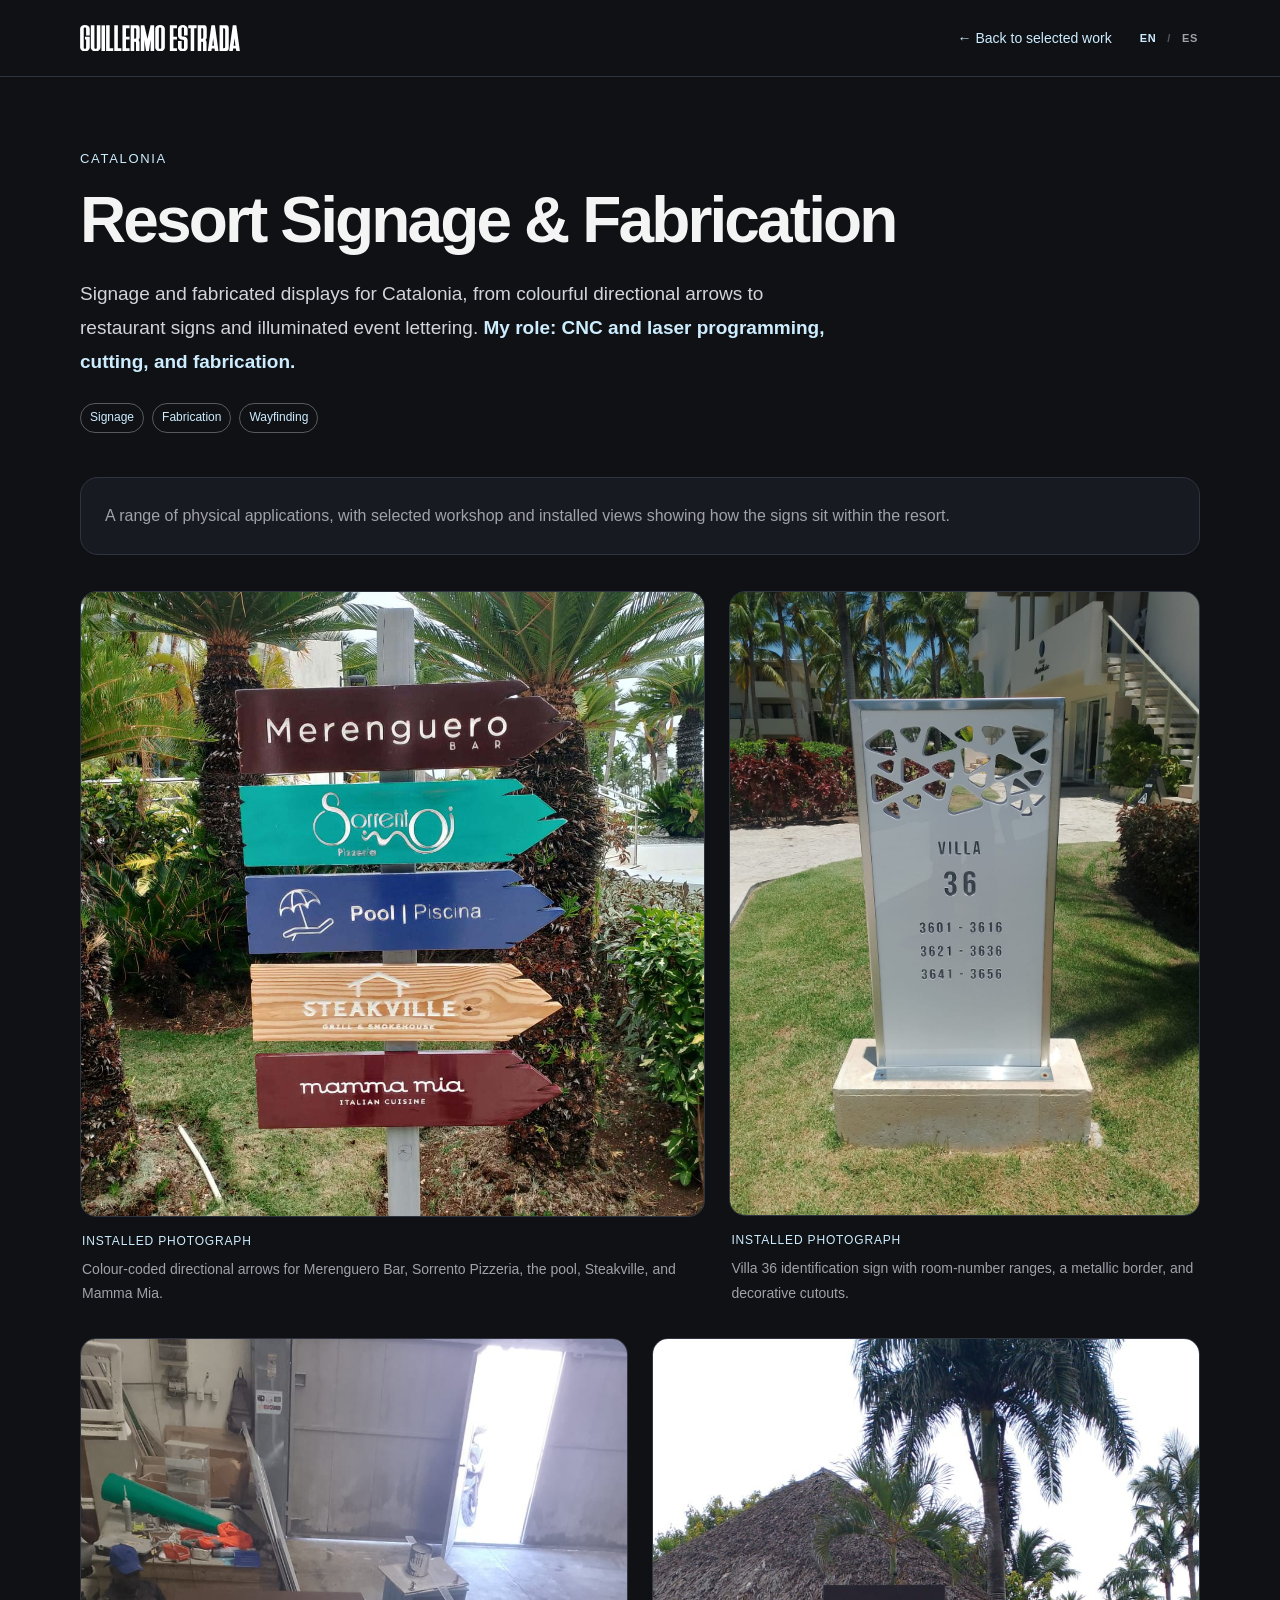
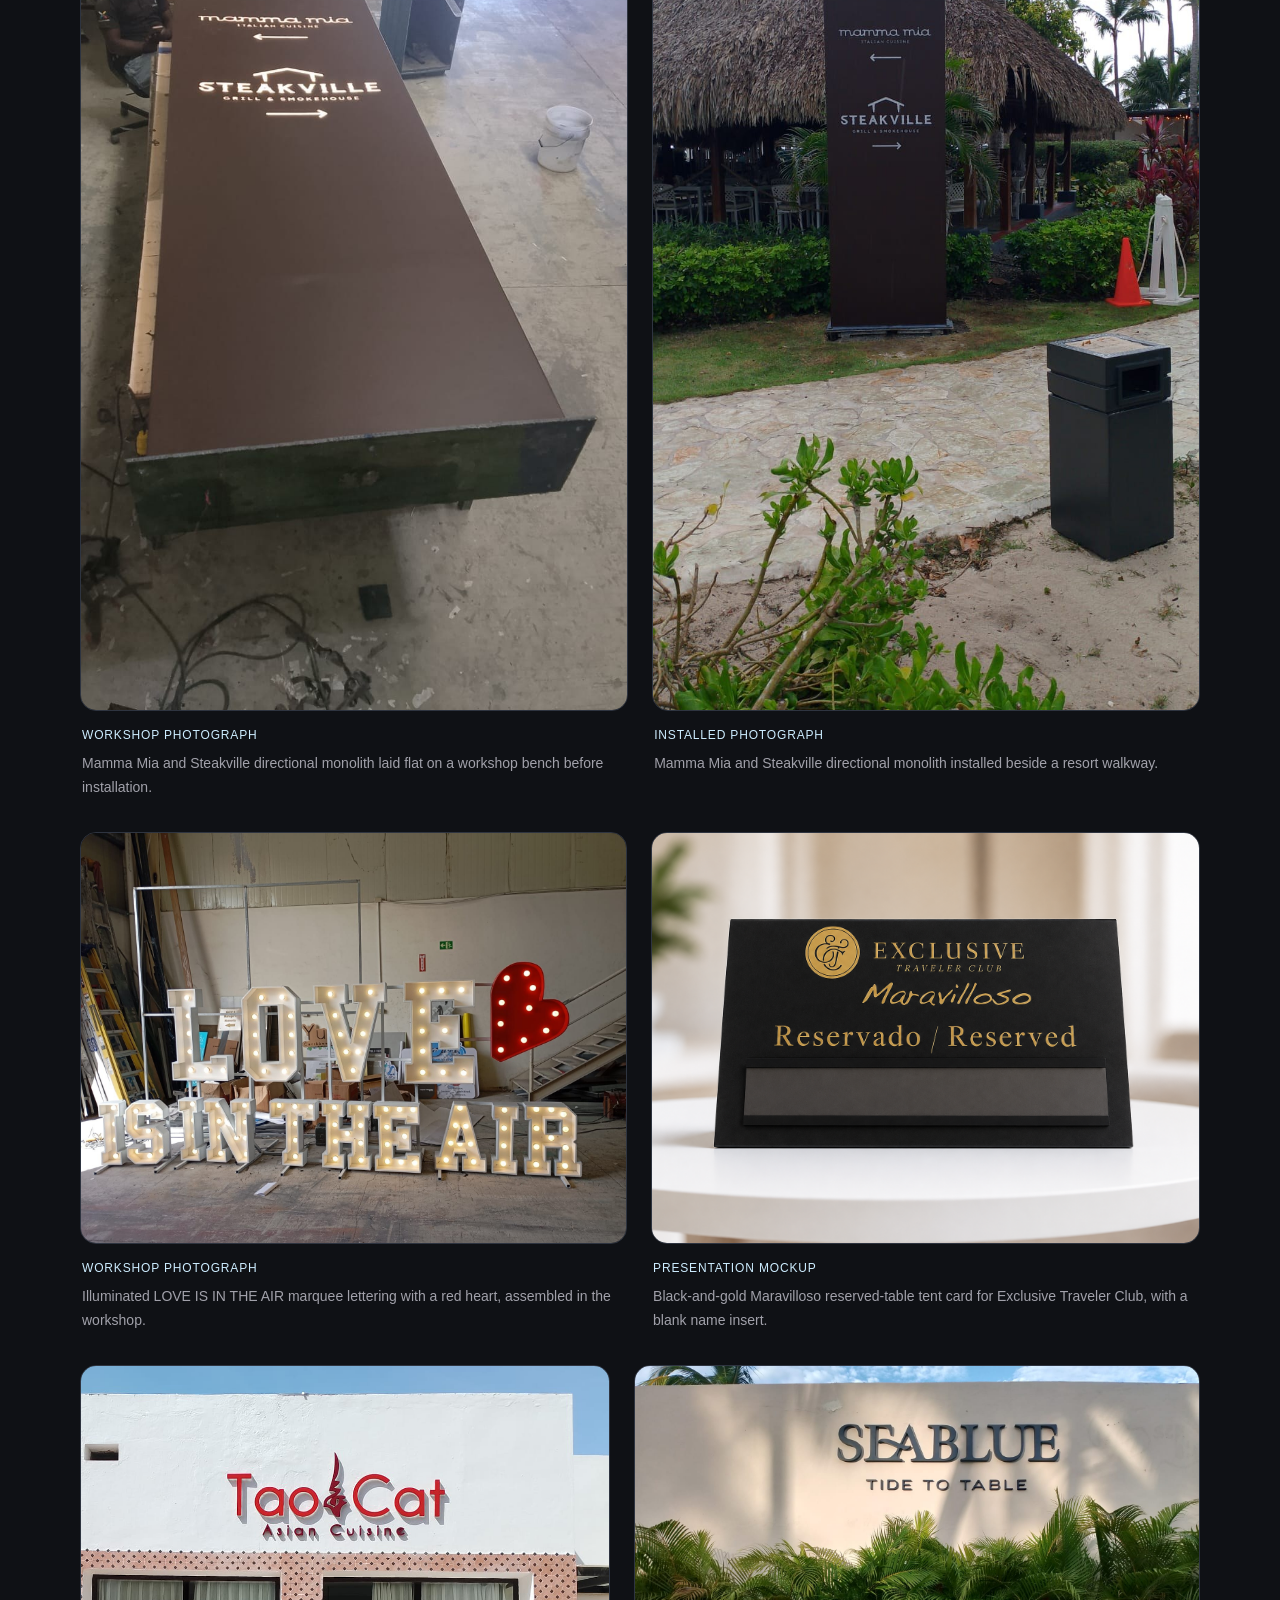
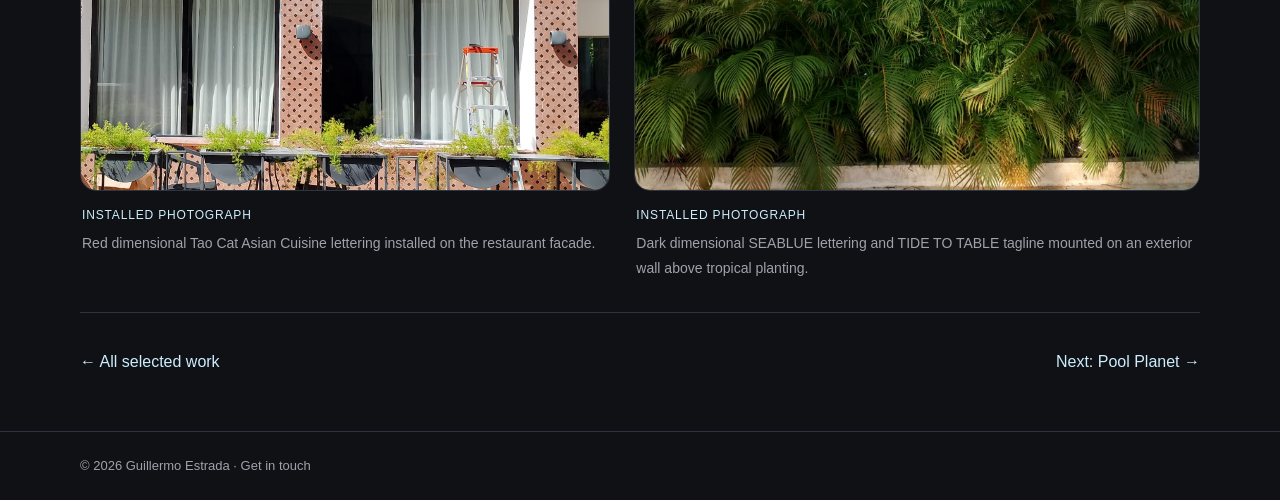
<file: projects/catalonia.html>
<!DOCTYPE html>
<html lang="en">
  <head>
    <meta charset="utf-8">
    <meta name="viewport" content="width=device-width, initial-scale=1">
    <title>Catalonia — Resort Signage &amp; Fabrication | Guillermo Estrada</title>
    <meta
      name="description"
      content="Directional signs, dimensional lettering, and illuminated displays for resort spaces."
    >
    <link rel="icon" type="image/svg+xml" href="../Images/favicon.svg">
    <link rel="stylesheet" href="../projects.css">
  <link rel="stylesheet" href="../languages.css">
  <link rel="alternate" hreflang="en" href="catalonia.html">
  <link rel="alternate" hreflang="es" href="../es/projects/catalonia.html">
</head>
  <body class="case-page">
    <header>
      <nav class="container case-nav" aria-label="Project navigation">
        <a href="../index.html" aria-label="Guillermo Estrada — home">
          <img src="../Images/Main Headline comb.svg" alt="Guillermo Estrada">
        </a>
        <div class="nav-actions"><a href="../index.html#work">← Back to selected work</a><div class="header-utilities"><nav class="language-switch" aria-label="Language"><span lang="en" aria-current="page">EN</span><span class="language-divider" aria-hidden="true">/</span><a href="../es/projects/catalonia.html" lang="es" hreflang="es" aria-label="Ver esta página en español">ES</a></nav></div></div>
      </nav>
    </header>
    <main class="container">
      <div class="case-intro">
        <p class="eyebrow">Catalonia</p>
        <h1>Resort Signage &amp; Fabrication</h1>
        <p class="lead">Signage and fabricated displays for Catalonia, from colourful directional arrows to restaurant signs and illuminated event lettering. <strong>My role: CNC and laser programming, cutting, and fabrication.</strong></p>
        <div class="tags">
          <span class="tag">Signage</span>
          <span class="tag">Fabrication</span>
          <span class="tag">Wayfinding</span>
        </div>
      </div>
      <div class="case-focus">
        <p>A range of physical applications, with selected workshop and installed views showing how the signs sit within the resort.</p>
      </div>
      <div class="case-gallery paired-gallery" aria-label="Project gallery">
        <div class="gallery-pair" style="grid-template-columns: 1fr 0.7525fr;">
          <figure>
            <a
              href="../Images/Selected Work/catalonia/01.jpg"
              target="_blank"
              rel="noopener"
              aria-label="Open full image: Colour-coded directional arrows for Merenguero Bar, Sorrento Pizzeria, the pool, Steakville, and Mamma Mia."
            >
              <img
                src="../Images/Selected Work/catalonia/01.jpg"
                alt="Colour-coded directional arrows for Merenguero Bar, Sorrento Pizzeria, the pool, Steakville, and Mamma Mia."
                loading="eager"
              >
            </a>
            <figcaption>
              <span class="caption-type">Installed photograph</span>
              Colour-coded directional arrows for Merenguero Bar, Sorrento Pizzeria, the pool, Steakville, and Mamma Mia.
            </figcaption>
          </figure>
          <figure>
            <a
              href="../Images/Selected Work/catalonia/02v.jpg"
              target="_blank"
              rel="noopener"
              aria-label="Open full image: Villa 36 identification sign with room-number ranges, a metallic border, and decorative cutouts."
            >
              <img
                src="../Images/Selected Work/catalonia/02v.jpg"
                alt="Villa 36 identification sign with room-number ranges, a metallic border, and decorative cutouts."
                loading="lazy"
              >
            </a>
            <figcaption>
              <span class="caption-type">Installed photograph</span>
              Villa 36 identification sign with room-number ranges, a metallic border, and decorative cutouts.
            </figcaption>
          </figure>
        </div>
        <div class="gallery-pair" style="grid-template-columns: 0.5625fr 0.562226fr;">
          <figure>
            <a
              href="../Images/Selected Work/catalonia/03.jpg"
              target="_blank"
              rel="noopener"
              aria-label="Open full image: Mamma Mia and Steakville directional monolith laid flat on a workshop bench before installation."
            >
              <img
                src="../Images/Selected Work/catalonia/03.jpg"
                alt="Mamma Mia and Steakville directional monolith laid flat on a workshop bench before installation."
                loading="lazy"
              >
            </a>
            <figcaption>
              <span class="caption-type">Workshop photograph</span>
              Mamma Mia and Steakville directional monolith laid flat on a workshop bench before installation.
            </figcaption>
          </figure>
          <figure>
            <a
              href="../Images/Selected Work/catalonia/04.jpg"
              target="_blank"
              rel="noopener"
              aria-label="Open full image: Mamma Mia and Steakville directional monolith installed beside a resort walkway."
            >
              <img
                src="../Images/Selected Work/catalonia/04.jpg"
                alt="Mamma Mia and Steakville directional monolith installed beside a resort walkway."
                loading="lazy"
              >
            </a>
            <figcaption>
              <span class="caption-type">Installed photograph</span>
              Mamma Mia and Steakville directional monolith installed beside a resort walkway.
            </figcaption>
          </figure>
        </div>
        <div class="gallery-pair" style="grid-template-columns: 1.328904fr 1.333333fr;">
          <figure>
            <a
              href="../Images/Selected Work/catalonia/05.jpg"
              target="_blank"
              rel="noopener"
              aria-label="Open full image: Illuminated LOVE IS IN THE AIR marquee lettering with a red heart, assembled in the workshop."
            >
              <img
                src="../Images/Selected Work/catalonia/05.jpg"
                alt="Illuminated LOVE IS IN THE AIR marquee lettering with a red heart, assembled in the workshop."
                loading="lazy"
              >
            </a>
            <figcaption>
              <span class="caption-type">Workshop photograph</span>
              Illuminated LOVE IS IN THE AIR marquee lettering with a red heart, assembled in the workshop.
            </figcaption>
          </figure>
          <figure>
            <a
              href="../Images/Selected Work/catalonia/Maravilloso Tent Card.png"
              target="_blank"
              rel="noopener"
              aria-label="Open full image: Black-and-gold Maravilloso reserved-table tent card for Exclusive Traveler Club, with a blank name insert."
            >
              <img
                src="../Images/Selected Work/catalonia/Maravilloso Tent Card.png"
                alt="Black-and-gold Maravilloso reserved-table tent card for Exclusive Traveler Club, with a blank name insert."
                loading="lazy"
              >
            </a>
            <figcaption>
              <span class="caption-type">Presentation mockup</span>
              Black-and-gold Maravilloso reserved-table tent card for Exclusive Traveler Club, with a blank name insert.
            </figcaption>
          </figure>
        </div>
        <div class="gallery-pair" style="grid-template-columns: 1.246061fr 1.328904fr;">
          <figure>
            <a
              href="../Images/Selected Work/catalonia/taocat cropped.png"
              target="_blank"
              rel="noopener"
              aria-label="Open full image: Red dimensional Tao Cat Asian Cuisine lettering installed on the restaurant facade."
            >
              <img
                src="../Images/Selected Work/catalonia/taocat cropped.png"
                alt="Red dimensional Tao Cat Asian Cuisine lettering installed on the restaurant facade."
                loading="lazy"
              >
            </a>
            <figcaption>
              <span class="caption-type">Installed photograph</span>
              Red dimensional Tao Cat Asian Cuisine lettering installed on the restaurant facade.
            </figcaption>
          </figure>
          <figure>
            <a
              href="../Images/Selected Work/catalonia/seablue.jpeg"
              target="_blank"
              rel="noopener"
              aria-label="Open full image: Dark dimensional SEABLUE lettering and TIDE TO TABLE tagline mounted on an exterior wall above tropical planting."
            >
              <img
                src="../Images/Selected Work/catalonia/seablue.jpeg"
                alt="Dark dimensional SEABLUE lettering and TIDE TO TABLE tagline mounted on an exterior wall above tropical planting."
                loading="lazy"
              >
            </a>
            <figcaption>
              <span class="caption-type">Installed photograph</span>
              Dark dimensional SEABLUE lettering and TIDE TO TABLE tagline mounted on an exterior wall above tropical planting.
            </figcaption>
          </figure>
        </div>
      </div>
      <nav class="case-next" aria-label="More projects">
        <a href="../index.html#work">← All selected work</a>
        <a href="pool-planet.html">Next: Pool Planet →</a>
      </nav>
    </main>
    <footer>
      <div class="container">
        © 2026 Guillermo Estrada ·
        <a href="mailto:gilles.estradadiaz@gmail.com">Get in touch</a>
      </div>
    </footer>
  </body>
</html>
</file>
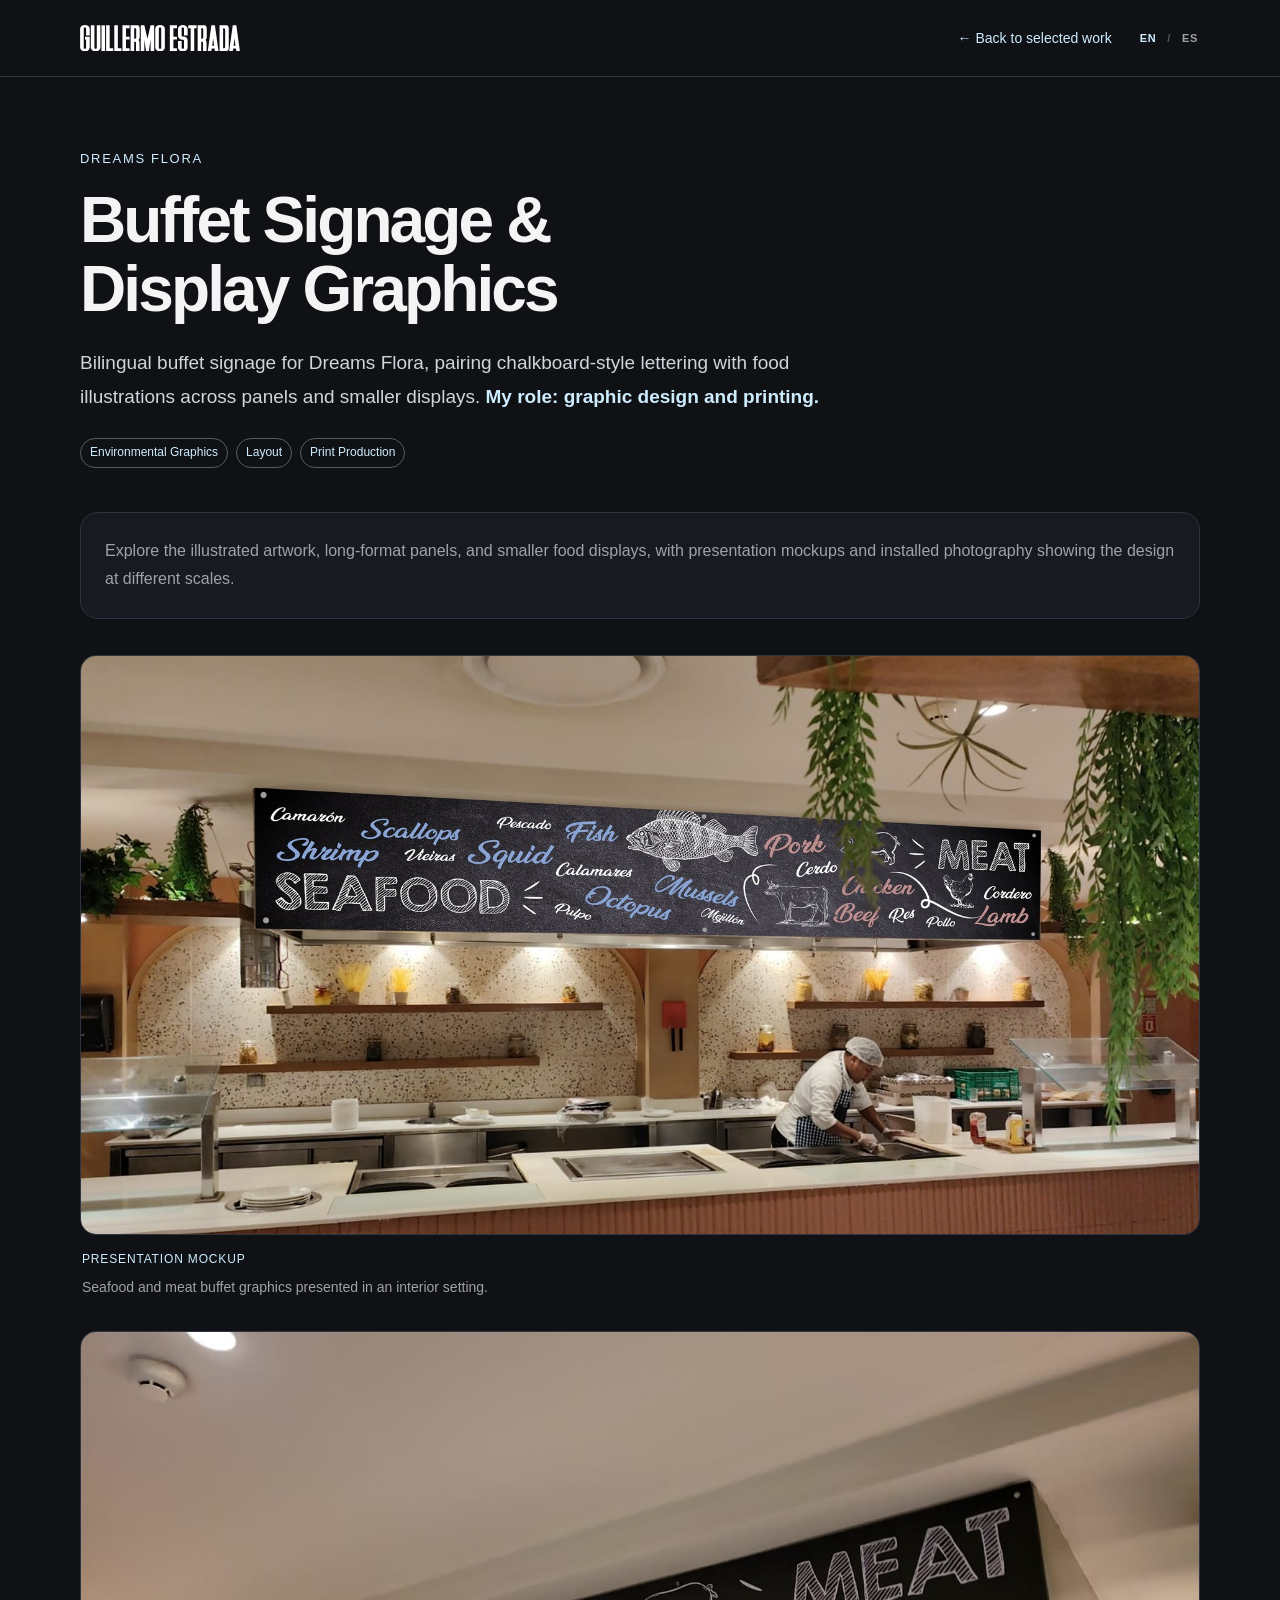
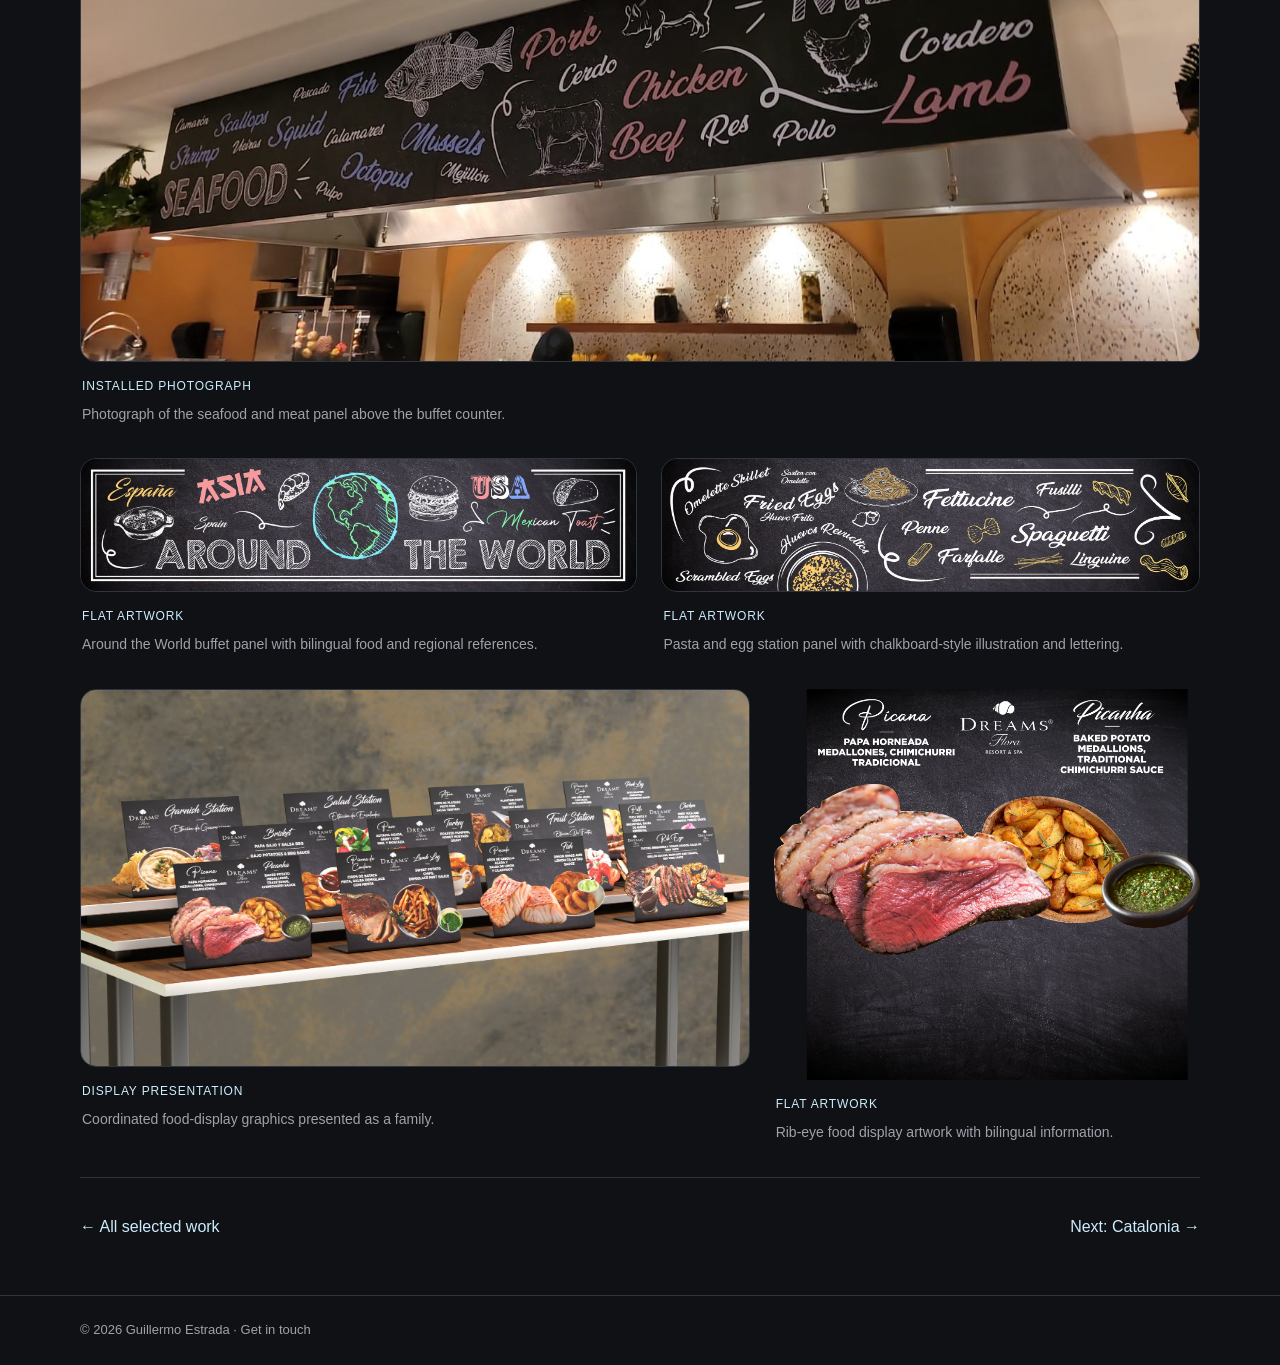
<file: projects/dreams-flora.html>
<!DOCTYPE html>
<html lang="en"><head><meta charset="utf-8"><meta name="viewport" content="width=device-width, initial-scale=1"><title>Dreams Flora — Buffet Signage &amp; Display Graphics | Guillermo Estrada</title><meta name="description" content="Bilingual buffet graphics and coordinated food displays, from flat artwork to an installed sign."><link rel="icon" type="image/svg+xml" href="../Images/favicon.svg"><link rel="stylesheet" href="../projects.css">
  <link rel="stylesheet" href="../languages.css">
  <link rel="alternate" hreflang="en" href="dreams-flora.html">
  <link rel="alternate" hreflang="es" href="../es/projects/dreams-flora.html">
</head>
<body class="case-page"><header><nav class="container case-nav" aria-label="Project navigation"><a href="../index.html" aria-label="Guillermo Estrada — home"><img src="../Images/Main Headline comb.svg" alt="Guillermo Estrada"></a><div class="nav-actions"><a href="../index.html#work">← Back to selected work</a><div class="header-utilities"><nav class="language-switch" aria-label="Language"><span lang="en" aria-current="page">EN</span><span class="language-divider" aria-hidden="true">/</span><a href="../es/projects/dreams-flora.html" lang="es" hreflang="es" aria-label="Ver esta página en español">ES</a></nav></div></div></nav></header><main class="container"><div class="case-intro"><p class="eyebrow">Dreams Flora</p><h1>Buffet Signage &amp; Display Graphics</h1><p class="lead">Bilingual buffet signage for Dreams Flora, pairing chalkboard-style lettering with food illustrations across panels and smaller displays. <strong>My role: graphic design and printing.</strong></p><div class="tags"><span class="tag">Environmental Graphics</span><span class="tag">Layout</span><span class="tag">Print Production</span></div></div><div class="case-focus"><p>Explore the illustrated artwork, long-format panels, and smaller food displays, with presentation mockups and installed photography showing the design at different scales.</p></div><div class="case-gallery paired-gallery" aria-label="Project gallery">
        <div class="gallery-pair" style="grid-template-columns: 1.935484fr;">
          <figure><a href="../Images/Selected Work/dreams-flora/01.jpg" target="_blank" rel="noopener" aria-label="Open full image: Seafood and meat buffet graphics presented in an interior setting."><img src="../Images/Selected Work/dreams-flora/01.jpg" alt="Seafood and meat buffet graphics presented in an interior setting." loading="eager"></a><figcaption><span class="caption-type">Presentation mockup</span>Seafood and meat buffet graphics presented in an interior setting.</figcaption></figure>
        </div>
        <div class="gallery-pair" style="grid-template-columns: 1.778643fr;">
          <figure><a href="../Images/Selected Work/dreams-flora/02.jpg" target="_blank" rel="noopener" aria-label="Open full image: Photograph of the seafood and meat panel above the buffet counter."><img src="../Images/Selected Work/dreams-flora/02.jpg" alt="Photograph of the seafood and meat panel above the buffet counter." loading="lazy"></a><figcaption><span class="caption-type">Installed photograph</span>Photograph of the seafood and meat panel above the buffet counter.</figcaption></figure>
        </div>
        <div class="gallery-pair" style="grid-template-columns: 4.205607fr 4.063205fr;">
          <figure><a href="../Images/Selected Work/dreams-flora/03.jpg" target="_blank" rel="noopener" aria-label="Open full image: Around the World buffet panel with bilingual food and regional references."><img src="../Images/Selected Work/dreams-flora/03.jpg" alt="Around the World buffet panel with bilingual food and regional references." loading="lazy"></a><figcaption><span class="caption-type">Flat artwork</span>Around the World buffet panel with bilingual food and regional references.</figcaption></figure>
          <figure><a href="../Images/Selected Work/dreams-flora/04.jpg" target="_blank" rel="noopener" aria-label="Open full image: Pasta and egg station panel with chalkboard-style illustration and lettering."><img src="../Images/Selected Work/dreams-flora/04.jpg" alt="Pasta and egg station panel with chalkboard-style illustration and lettering." loading="lazy"></a><figcaption><span class="caption-type">Flat artwork</span>Pasta and egg station panel with chalkboard-style illustration and lettering.</figcaption></figure>
        </div>
        <div class="gallery-pair" style="grid-template-columns: 1.7769fr 1.131364fr;">
          <figure><a href="../Images/Selected Work/dreams-flora/05.jpg" target="_blank" rel="noopener" aria-label="Open full image: Coordinated food-display graphics presented as a family."><img src="../Images/Selected Work/dreams-flora/05.jpg" alt="Coordinated food-display graphics presented as a family." loading="lazy"></a><figcaption><span class="caption-type">Display presentation</span>Coordinated food-display graphics presented as a family.</figcaption></figure>
          <figure><a href="../Images/Selected Work/dreams-flora/Flora Trinche.png" target="_blank" rel="noopener" aria-label="Open full image: Rib-eye food display artwork with bilingual information."><img class="unframed-artwork" src="../Images/Selected Work/dreams-flora/Flora Trinche.png" alt="Rib-eye food display artwork with bilingual information." loading="lazy"></a><figcaption><span class="caption-type">Flat artwork</span>Rib-eye food display artwork with bilingual information.</figcaption></figure>
        </div>
      </div>
      <nav class="case-next" aria-label="More projects"><a href="../index.html#work">← All selected work</a><a href="catalonia.html">Next: Catalonia →</a></nav></main><footer><div class="container">© 2026 Guillermo Estrada · <a href="mailto:gilles.estradadiaz@gmail.com">Get in touch</a></div></footer></body></html>
</file>
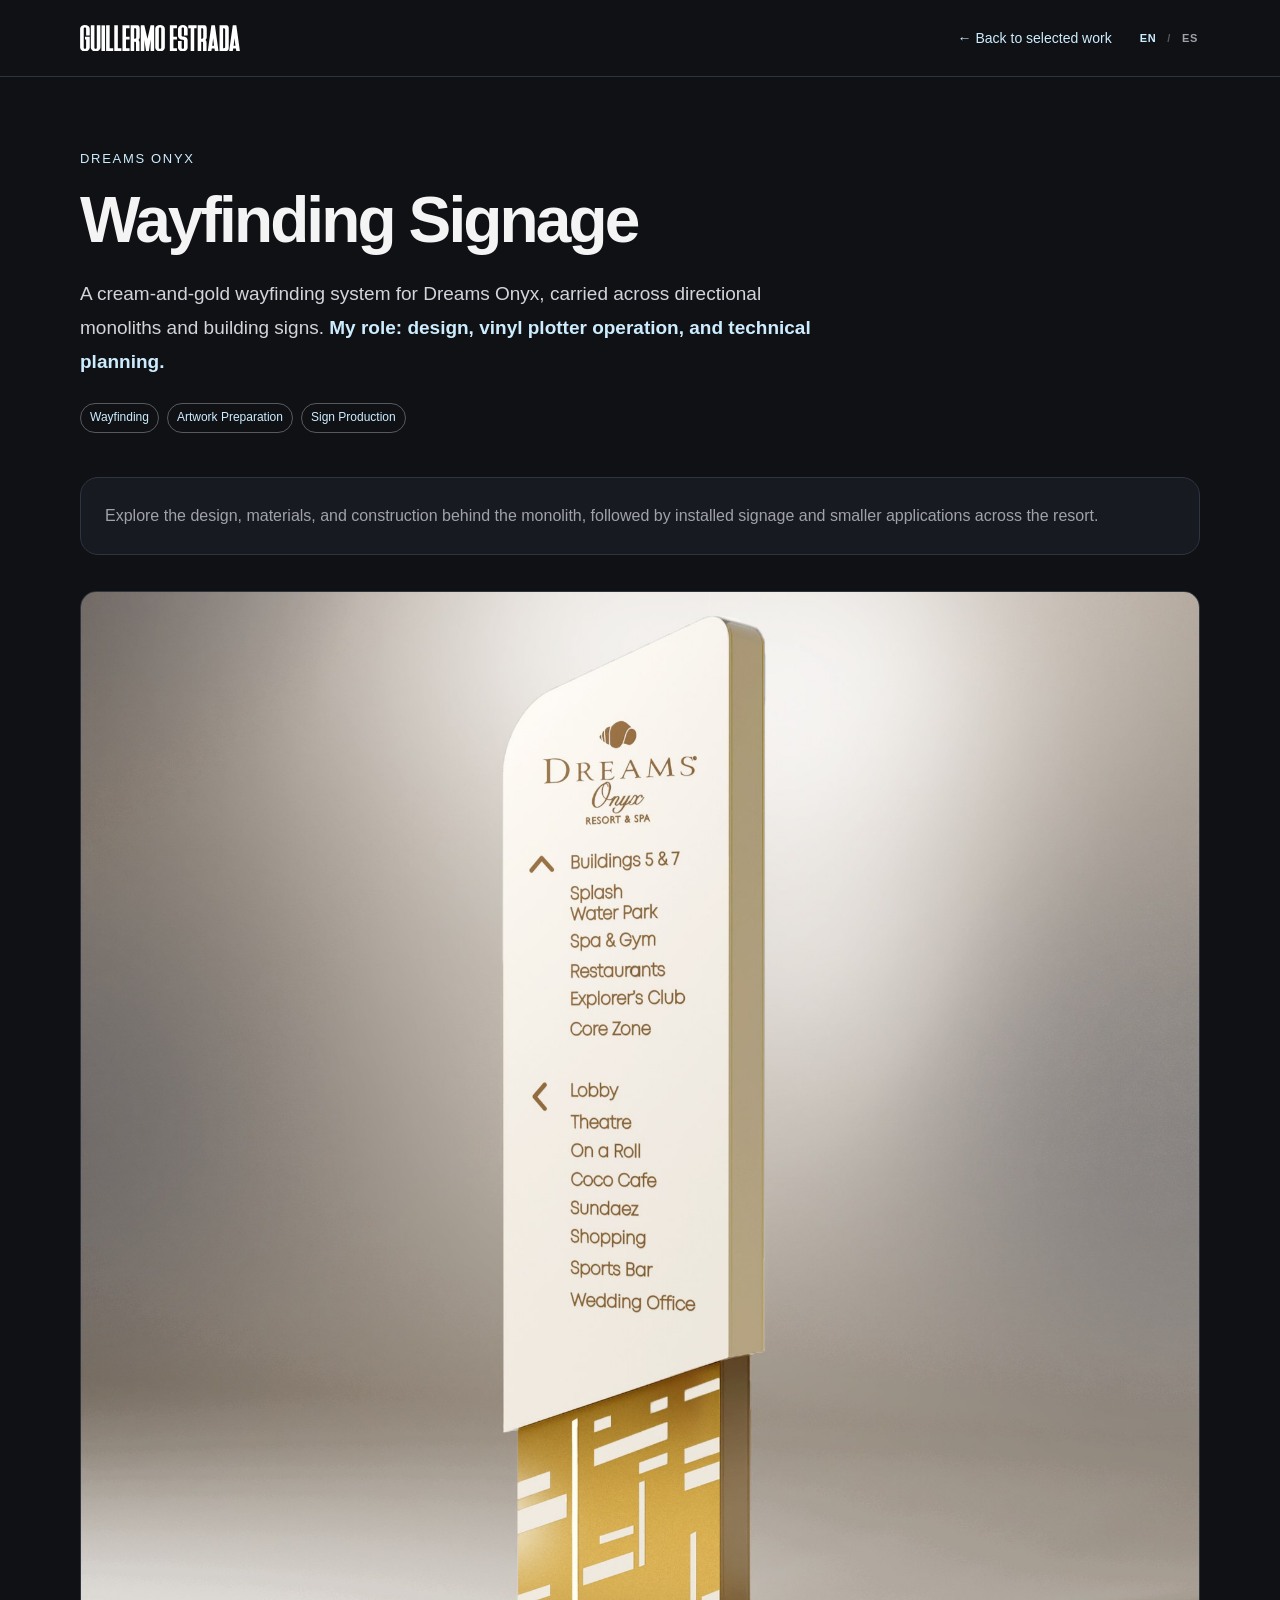
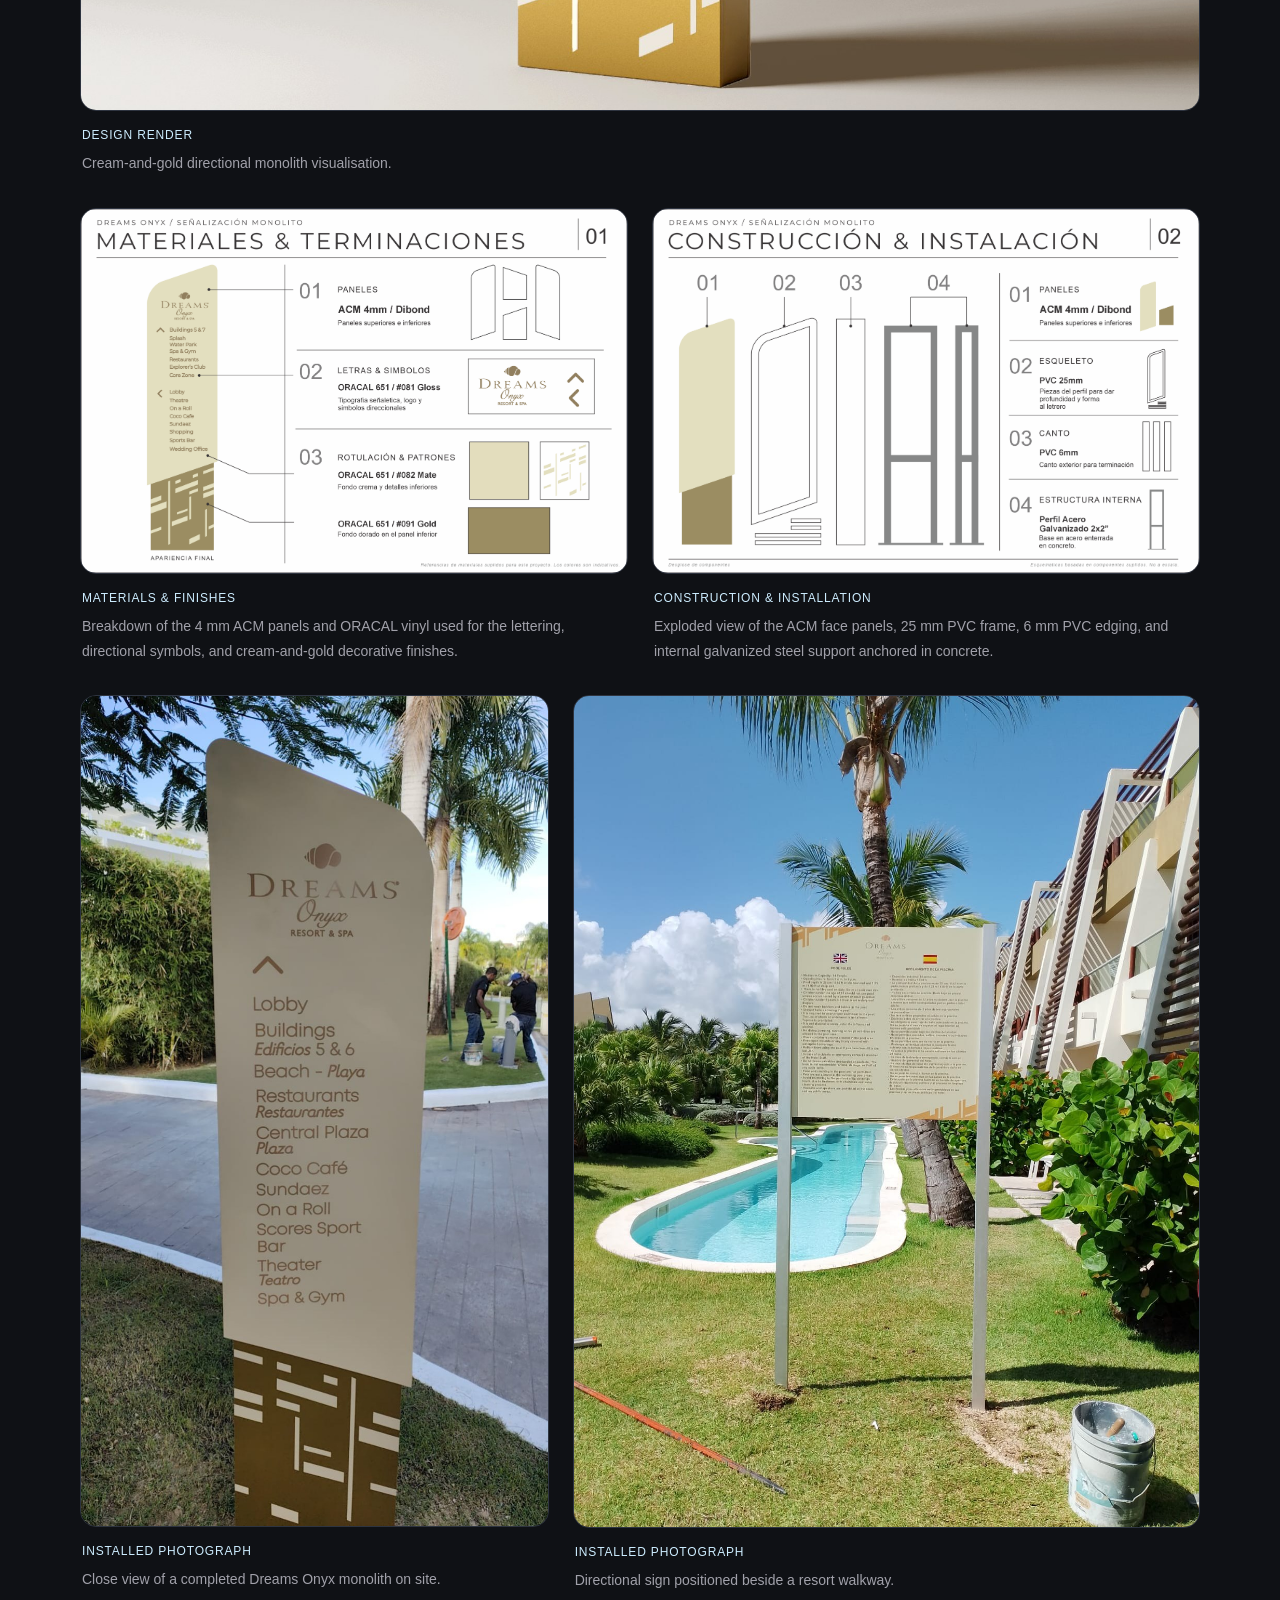
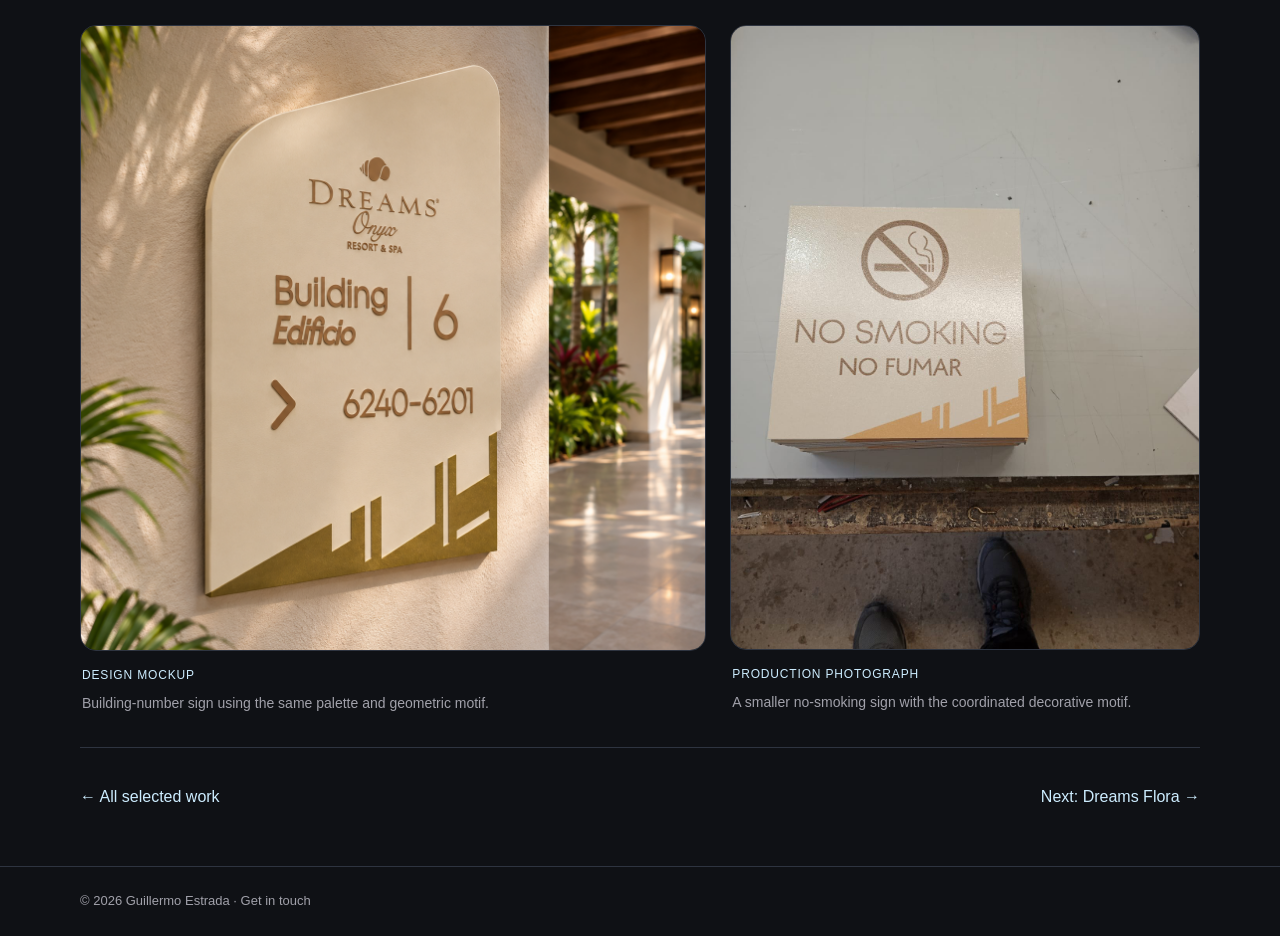
<file: projects/dreams-onyx.html>
<!DOCTYPE html>
<html lang="en">
  <head>
    <meta charset="utf-8">
    <meta name="viewport" content="width=device-width, initial-scale=1">
    <title>Dreams Onyx — Wayfinding Signage | Guillermo Estrada</title>
    <meta
      name="description"
      content="A coordinated signage family, pairing monolith visualisations with installed resort signs."
    >
    <link rel="icon" type="image/svg+xml" href="../Images/favicon.svg">
    <link rel="stylesheet" href="../projects.css">
  <link rel="stylesheet" href="../languages.css">
  <link rel="alternate" hreflang="en" href="dreams-onyx.html">
  <link rel="alternate" hreflang="es" href="../es/projects/dreams-onyx.html">
</head>
  <body class="case-page">
    <header>
      <nav class="container case-nav" aria-label="Project navigation">
        <a href="../index.html" aria-label="Guillermo Estrada — home">
          <img src="../Images/Main Headline comb.svg" alt="Guillermo Estrada">
        </a>
        <div class="nav-actions"><a href="../index.html#work">← Back to selected work</a><div class="header-utilities"><nav class="language-switch" aria-label="Language"><span lang="en" aria-current="page">EN</span><span class="language-divider" aria-hidden="true">/</span><a href="../es/projects/dreams-onyx.html" lang="es" hreflang="es" aria-label="Ver esta página en español">ES</a></nav></div></div>
      </nav>
    </header>
    <main class="container">
      <div class="case-intro">
        <p class="eyebrow">Dreams Onyx</p>
        <h1>Wayfinding Signage</h1>
        <p class="lead">A cream-and-gold wayfinding system for Dreams Onyx, carried across directional monoliths and building signs. <strong>My role: design, vinyl plotter operation, and technical planning.</strong></p>
        <div class="tags">
          <span class="tag">Wayfinding</span>
          <span class="tag">Artwork Preparation</span>
          <span class="tag">Sign Production</span>
        </div>
      </div>
      <div class="case-focus">
        <p>Explore the design, materials, and construction behind the monolith, followed by installed signage and smaller applications across the resort.</p>
      </div>
      <div class="case-gallery paired-gallery" aria-label="Project gallery">
        <div class="gallery-pair" style="grid-template-columns: 1fr;">
          <figure>
            <a
              href="../Images/Selected Work/dreams-onyx/01.jpg"
              target="_blank"
              rel="noopener"
              aria-label="Open full image: Cream-and-gold directional monolith visualisation."
            >
              <img
                src="../Images/Selected Work/dreams-onyx/01.jpg"
                width="1800"
                height="1800"
                alt="Cream-and-gold directional monolith visualisation."
                loading="eager"
              >
            </a>
            <figcaption>
              <span class="caption-type">Design render</span>
              Cream-and-gold directional monolith visualisation.
            </figcaption>
          </figure>
        </div>
        <div class="gallery-pair" style="grid-template-columns: repeat(2, minmax(0, 1fr));">
          <figure>
            <a
              href="../Images/Selected Work/dreams-onyx/Monolito Onyx Breakdown 1.png"
              target="_blank"
              rel="noopener"
              aria-label="Open full image: Monolith materials and finishes breakdown"
            >
              <img
                src="../Images/Selected Work/dreams-onyx/Monolito Onyx Breakdown 1.png"
                width="3003"
                height="2003"
                alt="Monolith materials diagram showing 4 mm ACM panels and ORACAL vinyl for lettering, directional symbols, and cream-and-gold finishes."
                loading="lazy"
              >
            </a>
            <figcaption>
              <span class="caption-type">Materials &amp; finishes</span>
              Breakdown of the 4 mm ACM panels and ORACAL vinyl used for the lettering, directional symbols, and cream-and-gold decorative finishes.
            </figcaption>
          </figure>
          <figure>
            <a
              href="../Images/Selected Work/dreams-onyx/Monolito Onyx Breakdown 2.png"
              target="_blank"
              rel="noopener"
              aria-label="Open full image: Monolith construction and installation breakdown"
            >
              <img
                src="../Images/Selected Work/dreams-onyx/Monolito Onyx Breakdown 2.png"
                width="3003"
                height="2003"
                alt="Exploded monolith construction diagram showing ACM face panels, a 25 mm PVC frame, 6 mm PVC edging, and a galvanized steel support anchored in concrete."
                loading="lazy"
              >
            </a>
            <figcaption>
              <span class="caption-type">Construction &amp; installation</span>
              Exploded view of the ACM face panels, 25 mm PVC frame, 6 mm PVC edging, and internal galvanized steel support anchored in concrete.
            </figcaption>
          </figure>
        </div>
        <div class="gallery-pair" style="grid-template-columns: 0.562149fr 0.7525fr;">
          <figure>
            <a
              href="../Images/Selected Work/dreams-onyx/02.jpg"
              target="_blank"
              rel="noopener"
              aria-label="Open full image: Close view of a completed Dreams Onyx monolith on site."
            >
              <img
                src="../Images/Selected Work/dreams-onyx/02.jpg"
                width="900"
                height="1601"
                alt="Close view of a completed Dreams Onyx monolith on site."
                loading="lazy"
              >
            </a>
            <figcaption>
              <span class="caption-type">Installed photograph</span>
              Close view of a completed Dreams Onyx monolith on site.
            </figcaption>
          </figure>
          <figure>
            <a
              href="../Images/Selected Work/dreams-onyx/03.jpg"
              target="_blank"
              rel="noopener"
              aria-label="Open full image: Directional sign positioned beside a resort walkway."
            >
              <img
                src="../Images/Selected Work/dreams-onyx/03.jpg"
                width="1204"
                height="1600"
                alt="Directional sign positioned beside a resort walkway."
                loading="lazy"
              >
            </a>
            <figcaption>
              <span class="caption-type">Installed photograph</span>
              Directional sign positioned beside a resort walkway.
            </figcaption>
          </figure>
        </div>
        <div class="gallery-pair" style="grid-template-columns: 1fr 0.75fr;">
          <figure>
            <a
              href="../Images/Selected Work/dreams-onyx/04v2.png"
              target="_blank"
              rel="noopener"
              aria-label="Open full image: Building-number sign using the same palette and geometric motif."
            >
              <img
                src="../Images/Selected Work/dreams-onyx/04v2.png"
                width="1254"
                height="1254"
                alt="Building-number sign using the same palette and geometric motif."
                loading="lazy"
              >
            </a>
            <figcaption>
              <span class="caption-type">Design mockup</span>
              Building-number sign using the same palette and geometric motif.
            </figcaption>
          </figure>
          <figure>
            <a
              href="../Images/Selected Work/dreams-onyx/05.jpg"
              target="_blank"
              rel="noopener"
              aria-label="Open full image: A smaller no-smoking sign with the coordinated decorative motif."
            >
              <img
                src="../Images/Selected Work/dreams-onyx/05.jpg"
                width="1200"
                height="1600"
                alt="A smaller no-smoking sign with the coordinated decorative motif."
                loading="lazy"
              >
            </a>
            <figcaption>
              <span class="caption-type">Production photograph</span>
              A smaller no-smoking sign with the coordinated decorative motif.
            </figcaption>
          </figure>
        </div>
      </div>
      <nav class="case-next" aria-label="More projects">
        <a href="../index.html#work">← All selected work</a>
        <a href="dreams-flora.html">Next: Dreams Flora →</a>
      </nav>
    </main>
    <footer>
      <div class="container">
        © 2026 Guillermo Estrada ·
        <a href="mailto:gilles.estradadiaz@gmail.com">Get in touch</a>
      </div>
    </footer>
  </body>
</html>
</file>
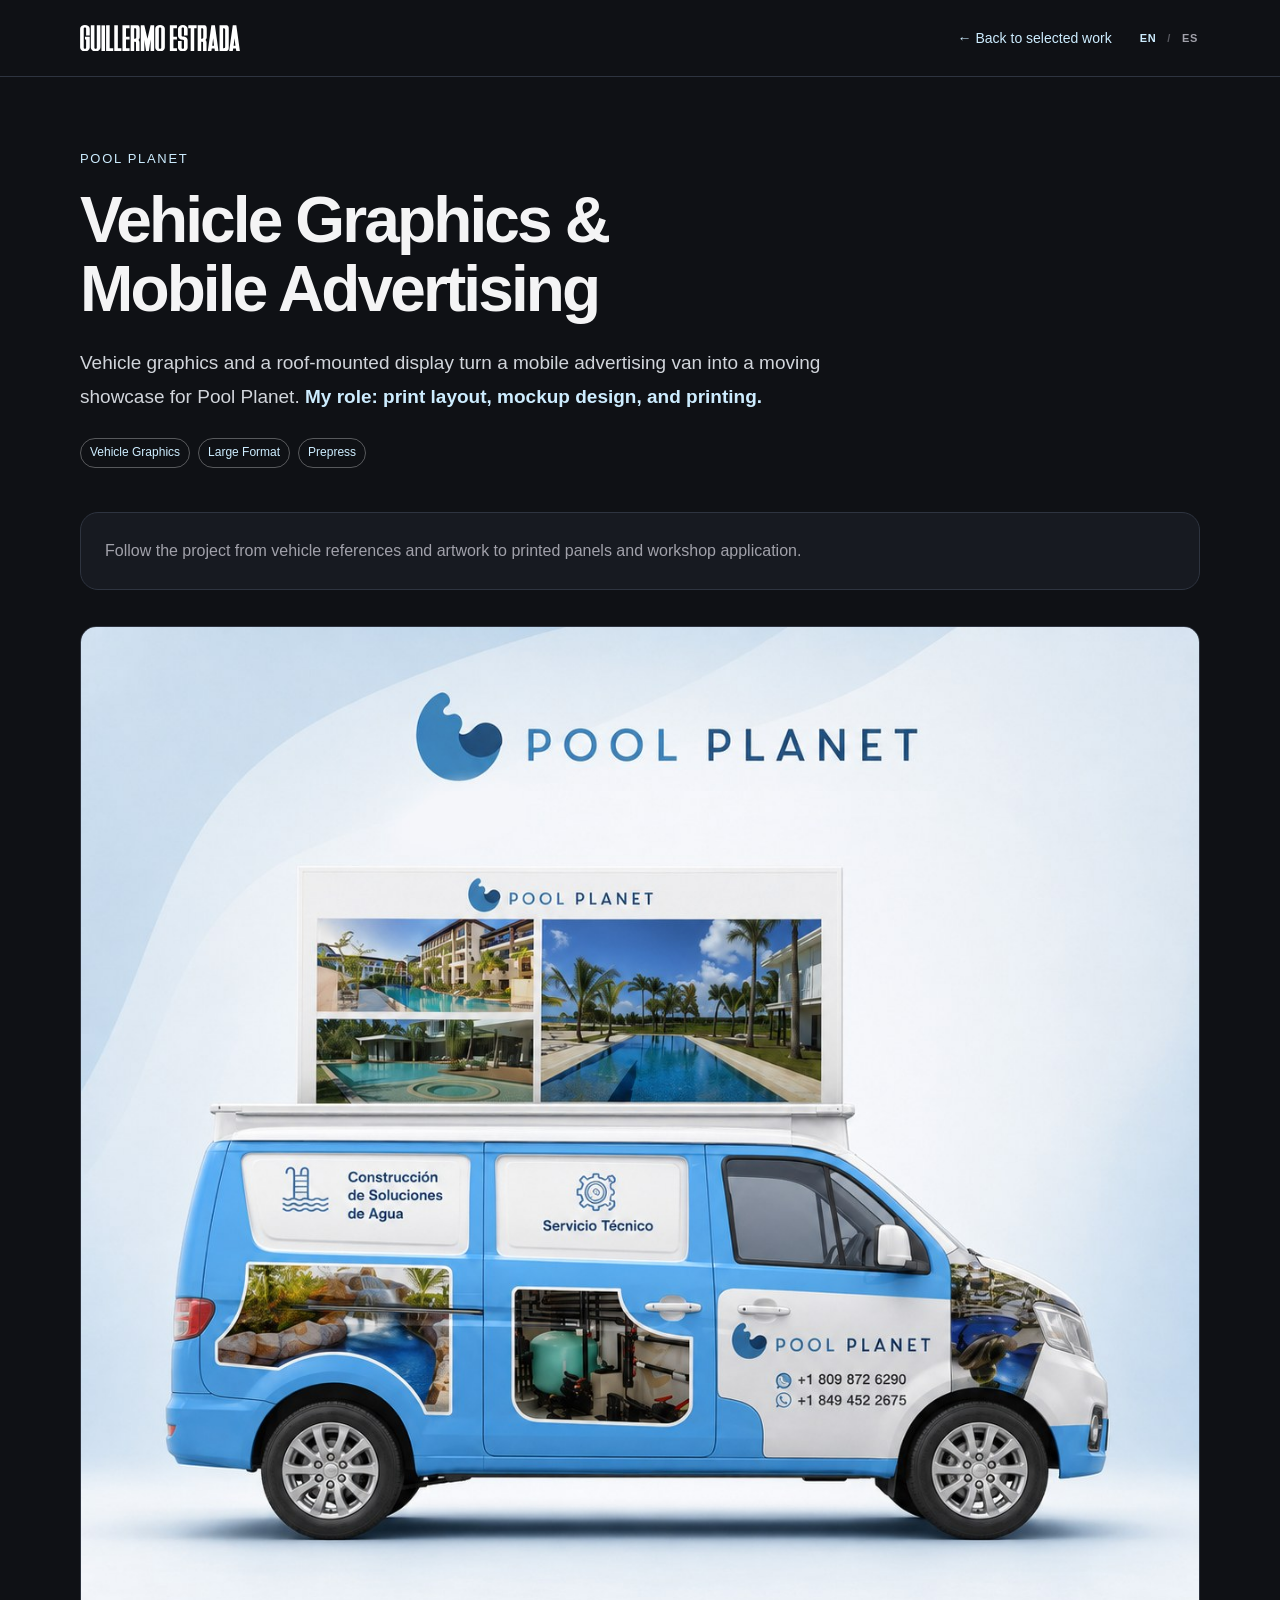
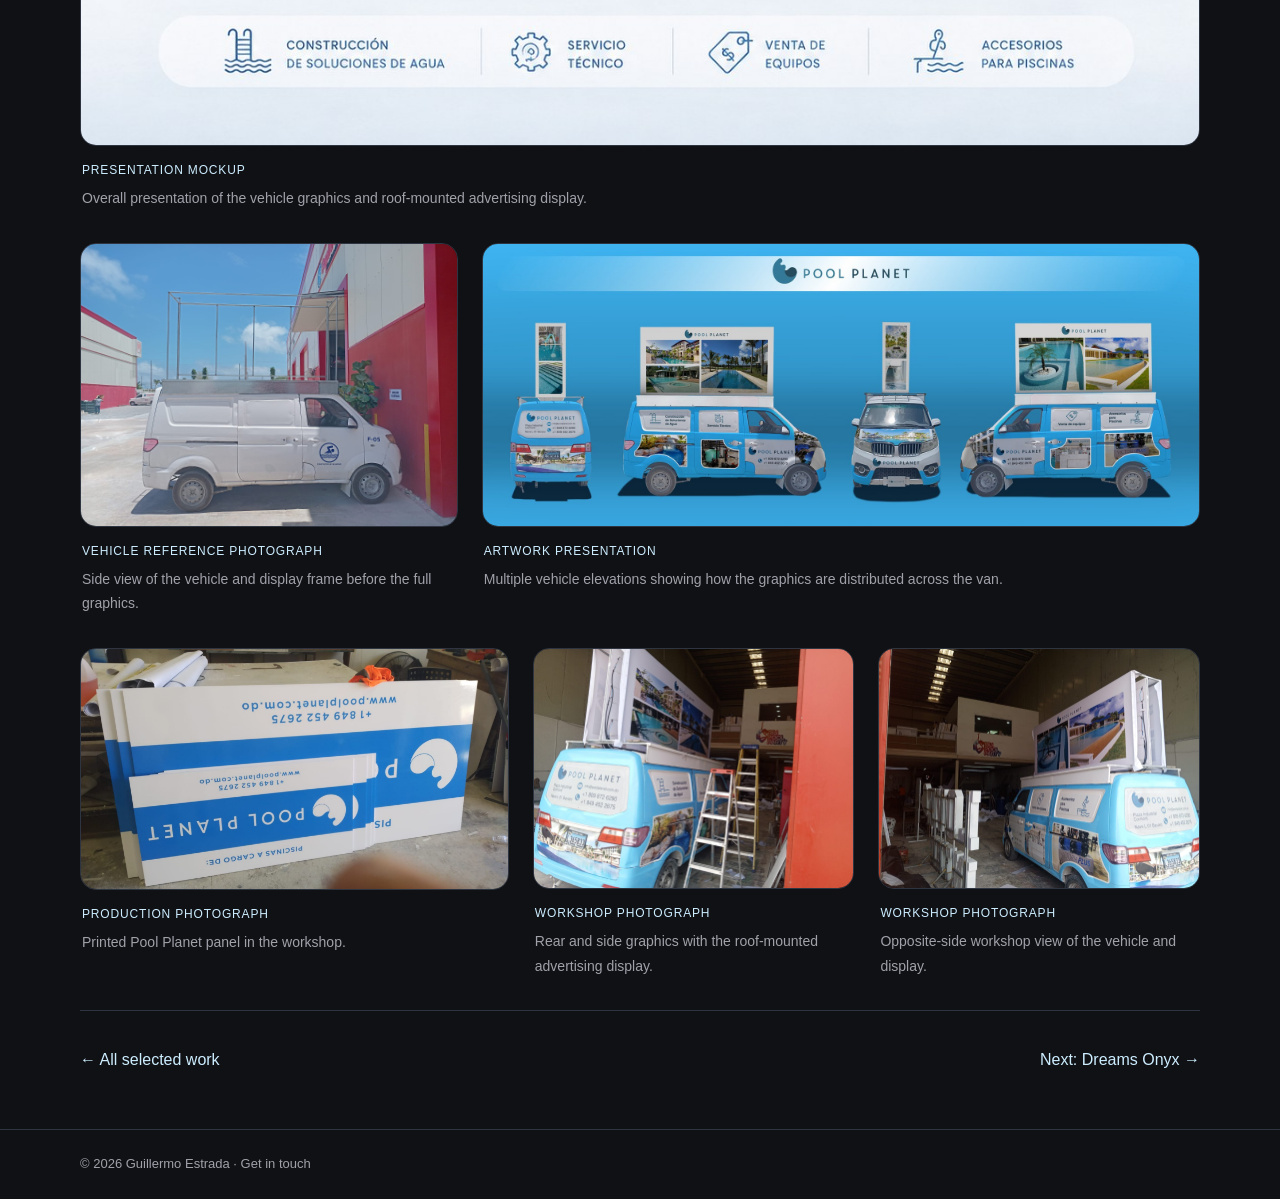
<file: projects/pool-planet.html>
<!DOCTYPE html>
<html lang="en"><head><meta charset="utf-8"><meta name="viewport" content="width=device-width, initial-scale=1"><title>Pool Planet — Vehicle Graphics &amp; Mobile Advertising | Guillermo Estrada</title><meta name="description" content="Vehicle artwork, large-format graphics, and workshop views of a mobile advertising van."><link rel="icon" type="image/svg+xml" href="../Images/favicon.svg"><link rel="stylesheet" href="../projects.css">
  <link rel="stylesheet" href="../languages.css">
  <link rel="alternate" hreflang="en" href="pool-planet.html">
  <link rel="alternate" hreflang="es" href="../es/projects/pool-planet.html">
</head>
<body class="case-page"><header><nav class="container case-nav" aria-label="Project navigation"><a href="../index.html" aria-label="Guillermo Estrada — home"><img src="../Images/Main Headline comb.svg" alt="Guillermo Estrada"></a><div class="nav-actions"><a href="../index.html#work">← Back to selected work</a><div class="header-utilities"><nav class="language-switch" aria-label="Language"><span lang="en" aria-current="page">EN</span><span class="language-divider" aria-hidden="true">/</span><a href="../es/projects/pool-planet.html" lang="es" hreflang="es" aria-label="Ver esta página en español">ES</a></nav></div></div></nav></header><main class="container"><div class="case-intro"><p class="eyebrow">Pool Planet</p><h1>Vehicle Graphics &amp; Mobile Advertising</h1><p class="lead">Vehicle graphics and a roof-mounted display turn a mobile advertising van into a moving showcase for Pool Planet. <strong>My role: print layout, mockup design, and printing.</strong></p><div class="tags"><span class="tag">Vehicle Graphics</span><span class="tag">Large Format</span><span class="tag">Prepress</span></div></div><div class="case-focus"><p>Follow the project from vehicle references and artwork to printed panels and workshop application.</p></div><div class="case-gallery paired-gallery" aria-label="Project gallery">
        <div class="gallery-pair" style="grid-template-columns: 1fr;">
          <figure><a href="../Images/Selected Work/pool-planet/01.jpg" target="_blank" rel="noopener" aria-label="Open full image: Overall presentation of the vehicle graphics and roof-mounted advertising display."><img src="../Images/Selected Work/pool-planet/01.jpg" alt="Overall presentation of the vehicle graphics and roof-mounted advertising display." loading="eager"></a><figcaption><span class="caption-type">Presentation mockup</span>Overall presentation of the vehicle graphics and roof-mounted advertising display.</figcaption></figure>
        </div>
        <div class="gallery-pair" style="grid-template-columns: 1.333333fr 2.535211fr;">
          <figure><a href="../Images/Selected Work/pool-planet/02.jpg" target="_blank" rel="noopener" aria-label="Open full image: Side view of the vehicle and display frame before the full graphics."><img src="../Images/Selected Work/pool-planet/02.jpg" alt="Side view of the vehicle and display frame before the full graphics." loading="lazy"></a><figcaption><span class="caption-type">Vehicle reference photograph</span>Side view of the vehicle and display frame before the full graphics.</figcaption></figure>
          <figure><a href="../Images/Selected Work/pool-planet/03.jpg" target="_blank" rel="noopener" aria-label="Open full image: Multiple vehicle elevations showing how the graphics are distributed across the van."><img src="../Images/Selected Work/pool-planet/03.jpg" alt="Multiple vehicle elevations showing how the graphics are distributed across the van." loading="lazy"></a><figcaption><span class="caption-type">Artwork presentation</span>Multiple vehicle elevations showing how the graphics are distributed across the van.</figcaption></figure>
        </div>
        <div class="gallery-pair" style="grid-template-columns: 1.777778fr 1.333333fr 1.333333fr;">
          <figure><a href="../Images/Selected Work/pool-planet/04.jpg" target="_blank" rel="noopener" aria-label="Open full image: Printed Pool Planet panel in the workshop."><img src="../Images/Selected Work/pool-planet/04.jpg" alt="Printed Pool Planet panel in the workshop." loading="lazy"></a><figcaption><span class="caption-type">Production photograph</span>Printed Pool Planet panel in the workshop.</figcaption></figure>
          <figure><a href="../Images/Selected Work/pool-planet/05.jpg" target="_blank" rel="noopener" aria-label="Open full image: Rear and side graphics with the roof-mounted advertising display."><img src="../Images/Selected Work/pool-planet/05.jpg" alt="Rear and side graphics with the roof-mounted advertising display." loading="lazy"></a><figcaption><span class="caption-type">Workshop photograph</span>Rear and side graphics with the roof-mounted advertising display.</figcaption></figure>
          <figure><a href="../Images/Selected Work/pool-planet/06.jpg" target="_blank" rel="noopener" aria-label="Open full image: Opposite-side workshop view of the vehicle and display."><img src="../Images/Selected Work/pool-planet/06.jpg" alt="Opposite-side workshop view of the vehicle and display." loading="lazy"></a><figcaption><span class="caption-type">Workshop photograph</span>Opposite-side workshop view of the vehicle and display.</figcaption></figure>
        </div>
      </div>
      <nav class="case-next" aria-label="More projects"><a href="../index.html#work">← All selected work</a><a href="dreams-onyx.html">Next: Dreams Onyx →</a></nav></main><footer><div class="container">© 2026 Guillermo Estrada · <a href="mailto:gilles.estradadiaz@gmail.com">Get in touch</a></div></footer></body></html>
</file>
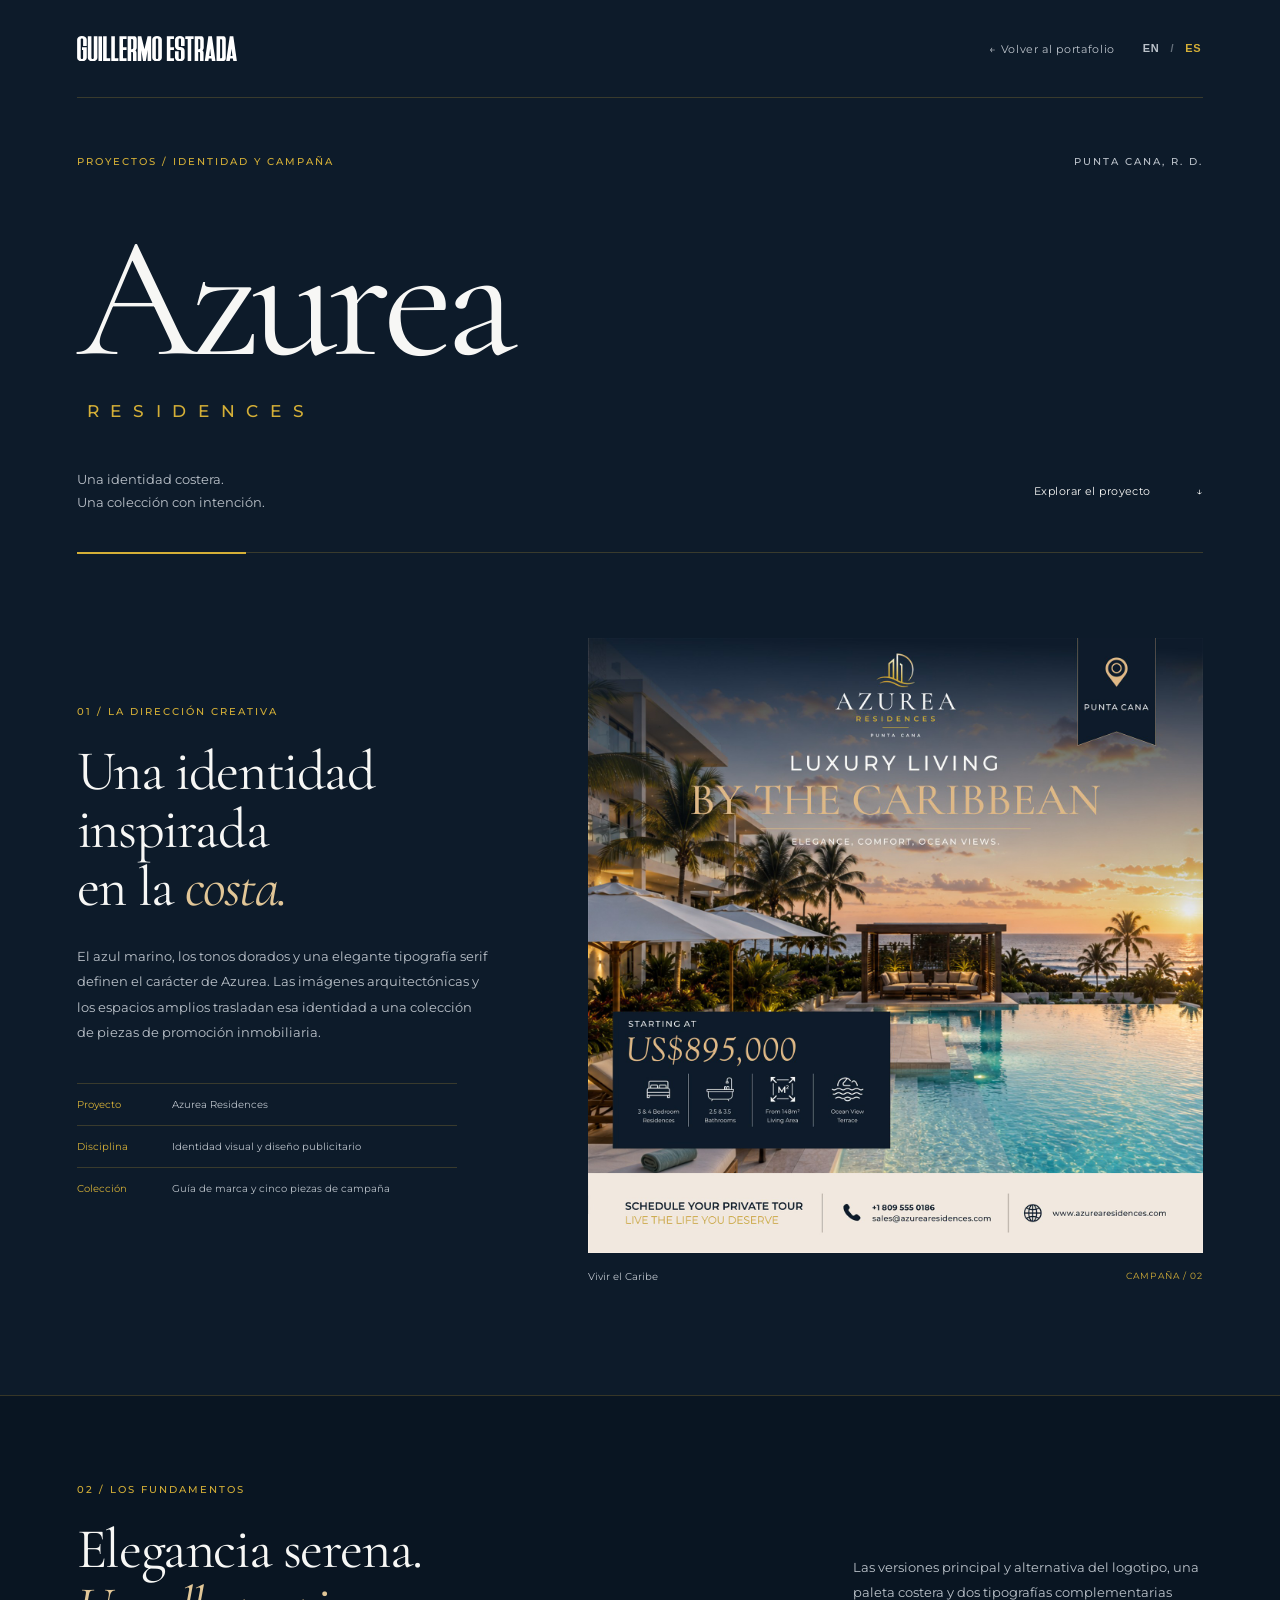
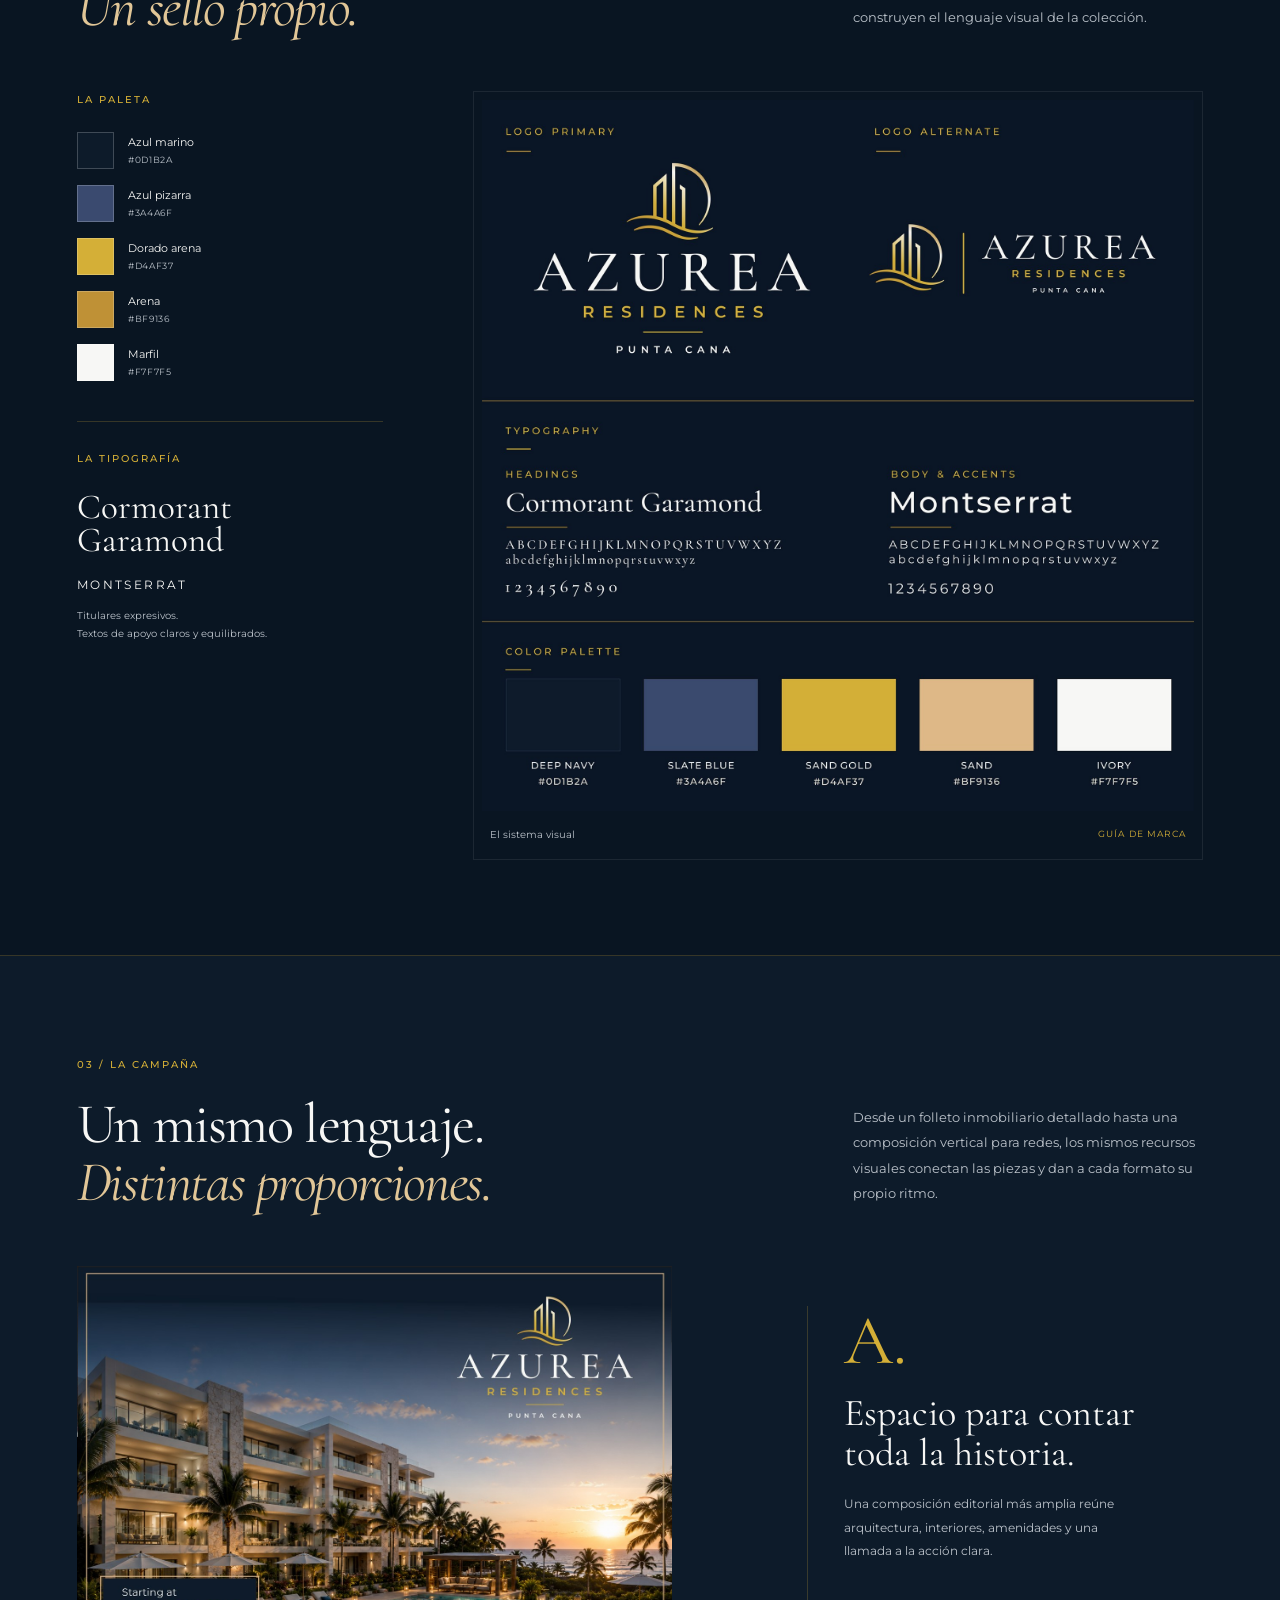
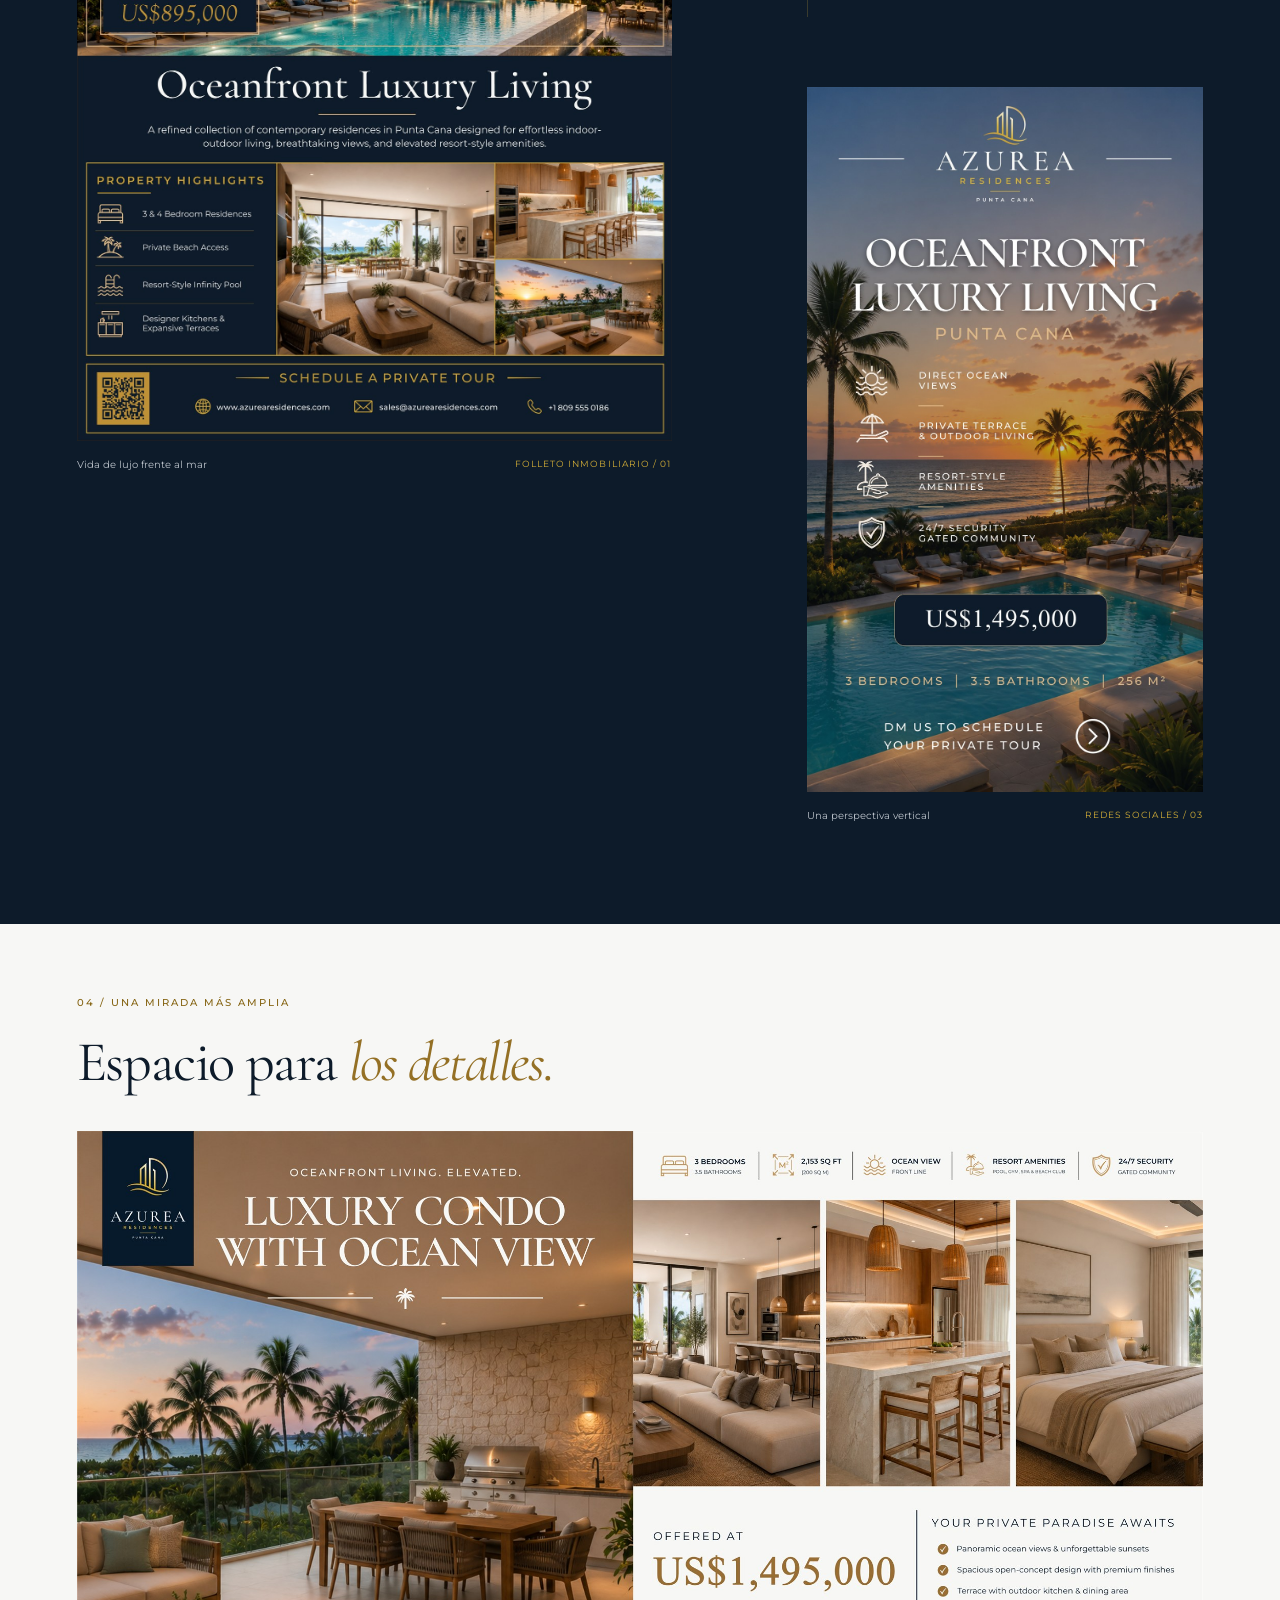
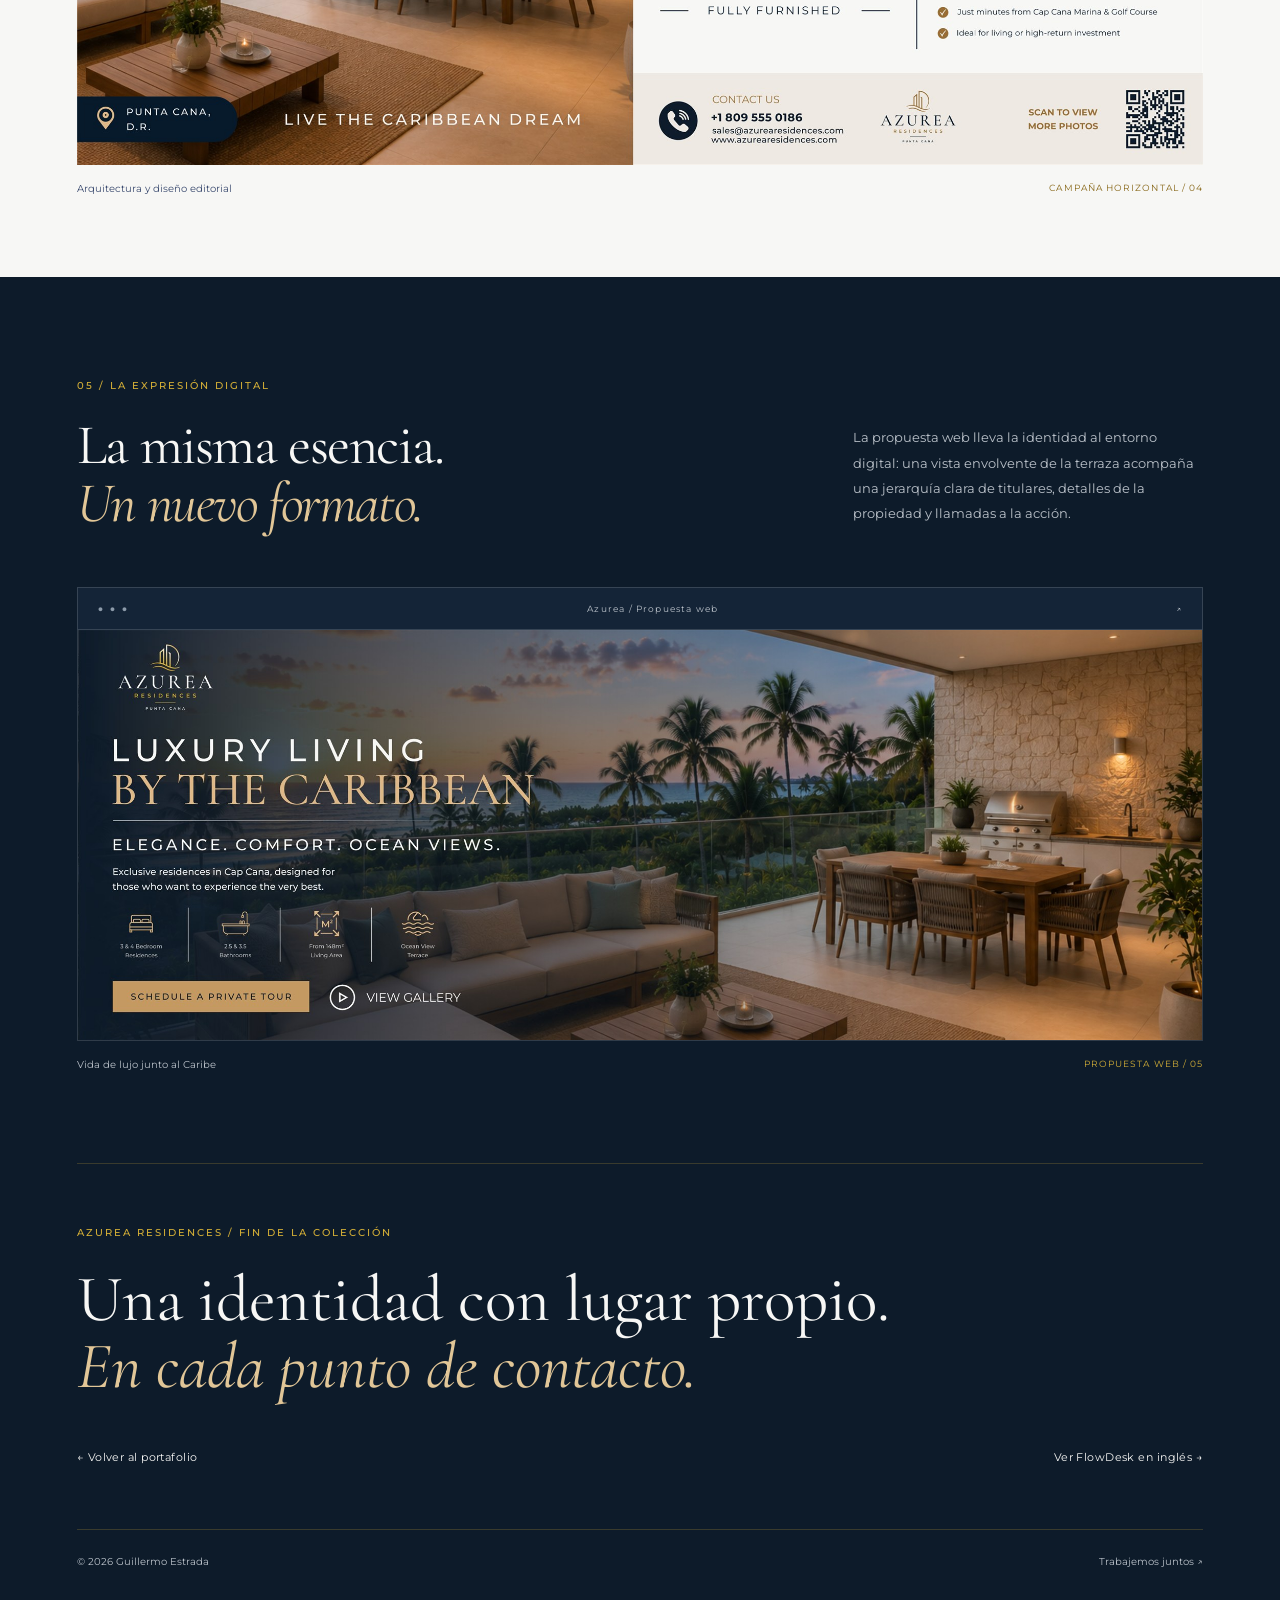
<file: es/projects/azurea-residences.html>
<!DOCTYPE html>
<html lang="es">
<head>
  <meta charset="utf-8">
  <meta name="viewport" content="width=device-width, initial-scale=1">
  <title>Azurea Residences — Identidad y campaña | Guillermo Estrada</title>
  <meta name="description" content="Identidad inmobiliaria de inspiración costera para Azurea Residences: guía de marca, publicidad de propiedades, contenido para redes y diseño web.">
  <link rel="icon" type="image/svg+xml" href="../../Images/favicon.svg">
  <link rel="preconnect" href="https://fonts.googleapis.com">
  <link rel="preconnect" href="https://fonts.gstatic.com" crossorigin>
  <link href="https://fonts.googleapis.com/css2?family=Cormorant+Garamond:ital,wght@0,400;0,500;1,400&family=Montserrat:wght@400;500;600&display=swap" rel="stylesheet">
  <link rel="stylesheet" href="../../projects/azurea.css">
  <script src="../../projects/azurea.js" defer></script>
  <link rel="stylesheet" href="../../languages.css">
  <link rel="alternate" hreflang="en" href="../../projects/azurea-residences.html">
  <link rel="alternate" hreflang="es" href="azurea-residences.html">
</head>
<body>
  <a class="skip-link" href="#main">Saltar al proyecto</a>
  <header class="masthead wrap">
    <a href="../index.html" aria-label="Guillermo Estrada — inicio"><img src="../../Images/Main Headline comb.svg" alt="Guillermo Estrada" width="160"></a>
    <div class="nav-actions"><a class="back-link" href="../index.html#digital-work">← Volver al portafolio</a><div class="header-utilities"><nav class="language-switch" aria-label="Idioma"><a href="../../projects/azurea-residences.html" lang="en" hreflang="en" aria-label="View this page in English">EN</a><span class="language-divider" aria-hidden="true">/</span><span lang="es" aria-current="page">ES</span></nav></div></div>
  </header>
  <main id="main">
    <section class="intro wrap" aria-labelledby="project-title">
      <div class="intro-top"><p class="eyebrow">Proyectos / Identidad y campaña</p><span class="location">Punta Cana, R. D.</span></div>
      <h1 id="project-title">Azurea<span>Residences</span></h1>
      <div class="intro-bottom"><p>Una identidad costera.<br>Una colección con intención.</p><a class="text-link" href="#collection">Explorar el proyecto <span aria-hidden="true">↓</span></a></div>
      <div class="hero-rule" aria-hidden="true"></div>
    </section>

    <section class="opening wrap" id="collection" aria-labelledby="opening-title">
      <div class="opening-copy"><p class="eyebrow">01 / La dirección creativa</p><h2 id="opening-title">Una identidad inspirada<br>en la <em>costa.</em></h2><p>El azul marino, los tonos dorados y una elegante tipografía serif definen el carácter de Azurea. Las imágenes arquitectónicas y los espacios amplios trasladan esa identidad a una colección de piezas de promoción inmobiliaria.</p><dl class="project-details"><div><dt>Proyecto</dt><dd>Azurea Residences</dd></div><div><dt>Disciplina</dt><dd>Identidad visual y diseño publicitario</dd></div><div><dt>Colección</dt><dd>Guía de marca y cinco piezas de campaña</dd></div></dl></div>
      <figure class="art opening-art"><a class="image-link" href="../../Images/Selected Work/Azurea/Azurea Ad 2.png" data-image aria-label="Ver campaña Vivir el Caribe a tamaño completo"><img src="../../Images/Selected Work/Azurea/previews/ad-2.jpg" width="1600" height="1600" alt="Campaña cuadrada de Azurea con piscina al atardecer, titular dorado y detalles de la propiedad" fetchpriority="high"><span class="view-image">Ver pieza ↗</span></a><figcaption><span>Vivir el Caribe</span><span>Campaña / 02</span></figcaption></figure>
    </section>

    <section class="identity" id="identity" aria-labelledby="identity-title">
      <div class="wrap"><div class="section-heading"><div><p class="eyebrow">02 / Los fundamentos</p><h2 id="identity-title">Elegancia serena.<br><em>Un sello propio.</em></h2></div><p>Las versiones principal y alternativa del logotipo, una paleta costera y dos tipografías complementarias construyen el lenguaje visual de la colección.</p></div>
      <div class="identity-layout"><div class="brand-notes"><p class="small-label">La paleta</p><div class="swatches"><div style="--swatch:#0d1b2a"><i></i><span>Azul marino<small>#0D1B2A</small></span></div><div style="--swatch:#3a4a6f"><i></i><span>Azul pizarra<small>#3A4A6F</small></span></div><div style="--swatch:#d4af37"><i></i><span>Dorado arena<small>#D4AF37</small></span></div><div style="--swatch:#bf9136"><i></i><span>Arena<small>#BF9136</small></span></div><div style="--swatch:#f7f7f5"><i></i><span>Marfil<small>#F7F7F5</small></span></div></div><div class="type-note"><p class="small-label">La tipografía</p><p class="serif-sample">Cormorant<br>Garamond</p><p class="sans-sample">MONTSERRAT</p><p class="type-description">Titulares expresivos.<br>Textos de apoyo claros y equilibrados.</p></div></div>
      <figure class="art guide-art"><a class="image-link" href="../../Images/Selected Work/Azurea/Azurea Residences Brand Guide.png" data-image aria-label="Ver guía de marca completa de Azurea"><img src="../../Images/Selected Work/Azurea/previews/brand-guide.jpg" width="1800" height="1800" alt="Guía de marca de Azurea con logotipos principal y alternativo, tipografías Cormorant Garamond y Montserrat y cinco colores de marca" loading="lazy"><span class="view-image">Ver guía de marca ↗</span></a><figcaption><span>El sistema visual</span><span>Guía de marca</span></figcaption></figure></div></div>
    </section>

    <section class="campaign wrap" aria-labelledby="campaign-title">
      <div class="section-heading"><div><p class="eyebrow">03 / La campaña</p><h2 id="campaign-title">Un mismo lenguaje.<br><em>Distintas proporciones.</em></h2></div><p>Desde un folleto inmobiliario detallado hasta una composición vertical para redes, los mismos recursos visuales conectan las piezas y dan a cada formato su propio ritmo.</p></div>
      <div class="portrait-layout"><figure class="art flyer"><a class="image-link" href="../../Images/Selected Work/Azurea/Azurea Ad 1.png" data-image aria-label="Ver folleto inmobiliario a tamaño completo"><img src="../../Images/Selected Work/Azurea/previews/ad-1.jpg" width="1400" height="1823" alt="Folleto de Azurea con vista exterior al atardecer, imágenes de interiores, características de la propiedad y datos de contacto" loading="lazy"><span class="view-image">Ver pieza ↗</span></a><figcaption><span>Vida de lujo frente al mar</span><span>Folleto inmobiliario / 01</span></figcaption></figure><div class="story-column"><div class="format-note"><span class="large-number" aria-hidden="true">A.</span><h3>Espacio para contar<br>toda la historia.</h3><p>Una composición editorial más amplia reúne arquitectura, interiores, amenidades y una llamada a la acción clara.</p></div><figure class="art story"><a class="image-link" href="../../Images/Selected Work/Azurea/Azurea Ad 3.png" data-image aria-label="Ver campaña vertical para redes a tamaño completo"><img src="../../Images/Selected Work/Azurea/previews/ad-3.jpg" width="1000" height="1777" alt="Campaña vertical de Azurea con atardecer frente al mar, titular blanco en serif, amenidades y especificaciones de la residencia" loading="lazy"><span class="view-image">Ver pieza ↗</span></a><figcaption><span>Una perspectiva vertical</span><span>Redes sociales / 03</span></figcaption></figure></div></div>
    </section>

    <section class="wide-section" aria-labelledby="wide-title"><div class="wrap"><div class="wide-heading"><p class="eyebrow">04 / Una mirada más amplia</p><h2 id="wide-title">Espacio para <em>los detalles.</em></h2></div><figure class="art"><a class="image-link" href="../../Images/Selected Work/Azurea/Azurea Ad 4.png" data-image aria-label="Ver campaña inmobiliaria horizontal a tamaño completo"><img src="../../Images/Selected Work/Azurea/previews/ad-4.jpg" width="2200" height="1238" alt="Anuncio horizontal de Azurea con terraza a la izquierda e imágenes de interiores, amenidades y precio a la derecha" loading="lazy"><span class="view-image">Ver pieza ↗</span></a><figcaption><span>Arquitectura y diseño editorial</span><span>Campaña horizontal / 04</span></figcaption></figure></div></section>

    <section class="digital wrap" aria-labelledby="digital-title"><div class="section-heading"><div><p class="eyebrow">05 / La expresión digital</p><h2 id="digital-title">La misma esencia.<br><em>Un nuevo formato.</em></h2></div><p>La propuesta web lleva la identidad al entorno digital: una vista envolvente de la terraza acompaña una jerarquía clara de titulares, detalles de la propiedad y llamadas a la acción.</p></div><figure class="art digital-art"><div class="browser-bar" aria-hidden="true"><span>● ● ●</span><span>Azurea / Propuesta web</span><span>↗</span></div><a class="image-link" href="../../Images/Selected Work/Azurea/Azurea Ad 5.png" data-image aria-label="Ver propuesta web de Azurea a tamaño completo"><img src="../../Images/Selected Work/Azurea/previews/ad-5.jpg" width="2200" height="802" alt="Propuesta web de Azurea con superposición azul marino, titular dorado, terraza, iconos de la propiedad y llamadas a la acción" loading="lazy"><span class="view-image">Ver propuesta web ↗</span></a><figcaption><span>Vida de lujo junto al Caribe</span><span>Propuesta web / 05</span></figcaption></figure></section>

    <section class="closing wrap"><p class="eyebrow">Azurea Residences / Fin de la colección</p><p class="closing-title">Una identidad con lugar propio.<br><em>En cada punto de contacto.</em></p><nav aria-label="Más proyectos del portafolio"><a class="text-link" href="../index.html#digital-work">← Volver al portafolio</a><a class="text-link" href="../../landing-page.html">Ver FlowDesk en inglés →</a></nav></section>
  </main>
  <footer class="wrap"><span>© 2026 Guillermo Estrada</span><a href="mailto:gilles.estradadiaz@gmail.com">Trabajemos juntos ↗</a></footer>
  <dialog class="lightbox" aria-label="Pieza a tamaño completo"><div class="lightbox-toolbar"><p id="artwork-label">Pieza de Azurea</p><a id="original-link" href="#" target="_blank" rel="noopener">Abrir original ↗</a><button type="button" aria-label="Cerrar vista de la pieza">Cerrar ×</button></div><div class="lightbox-content"><img alt="" id="full-artwork"></div></dialog>
</body>
</html>
</file>
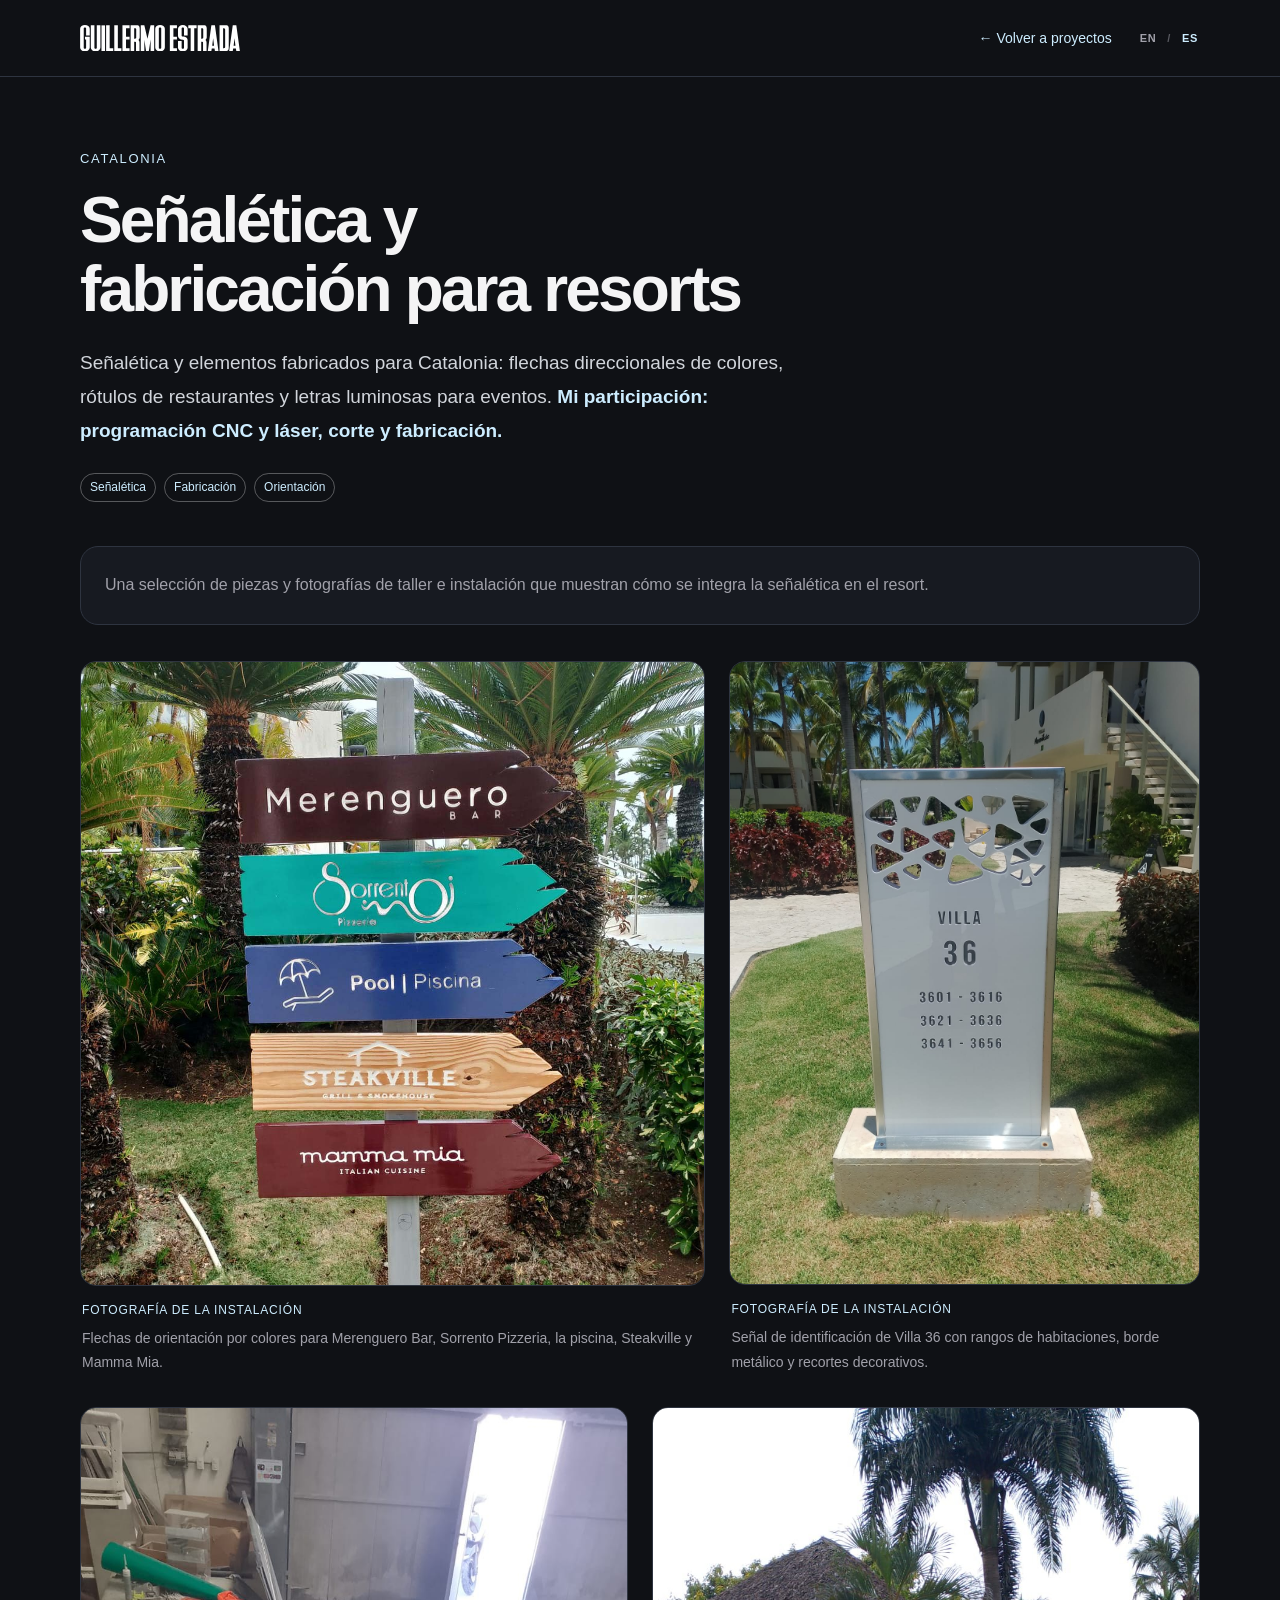
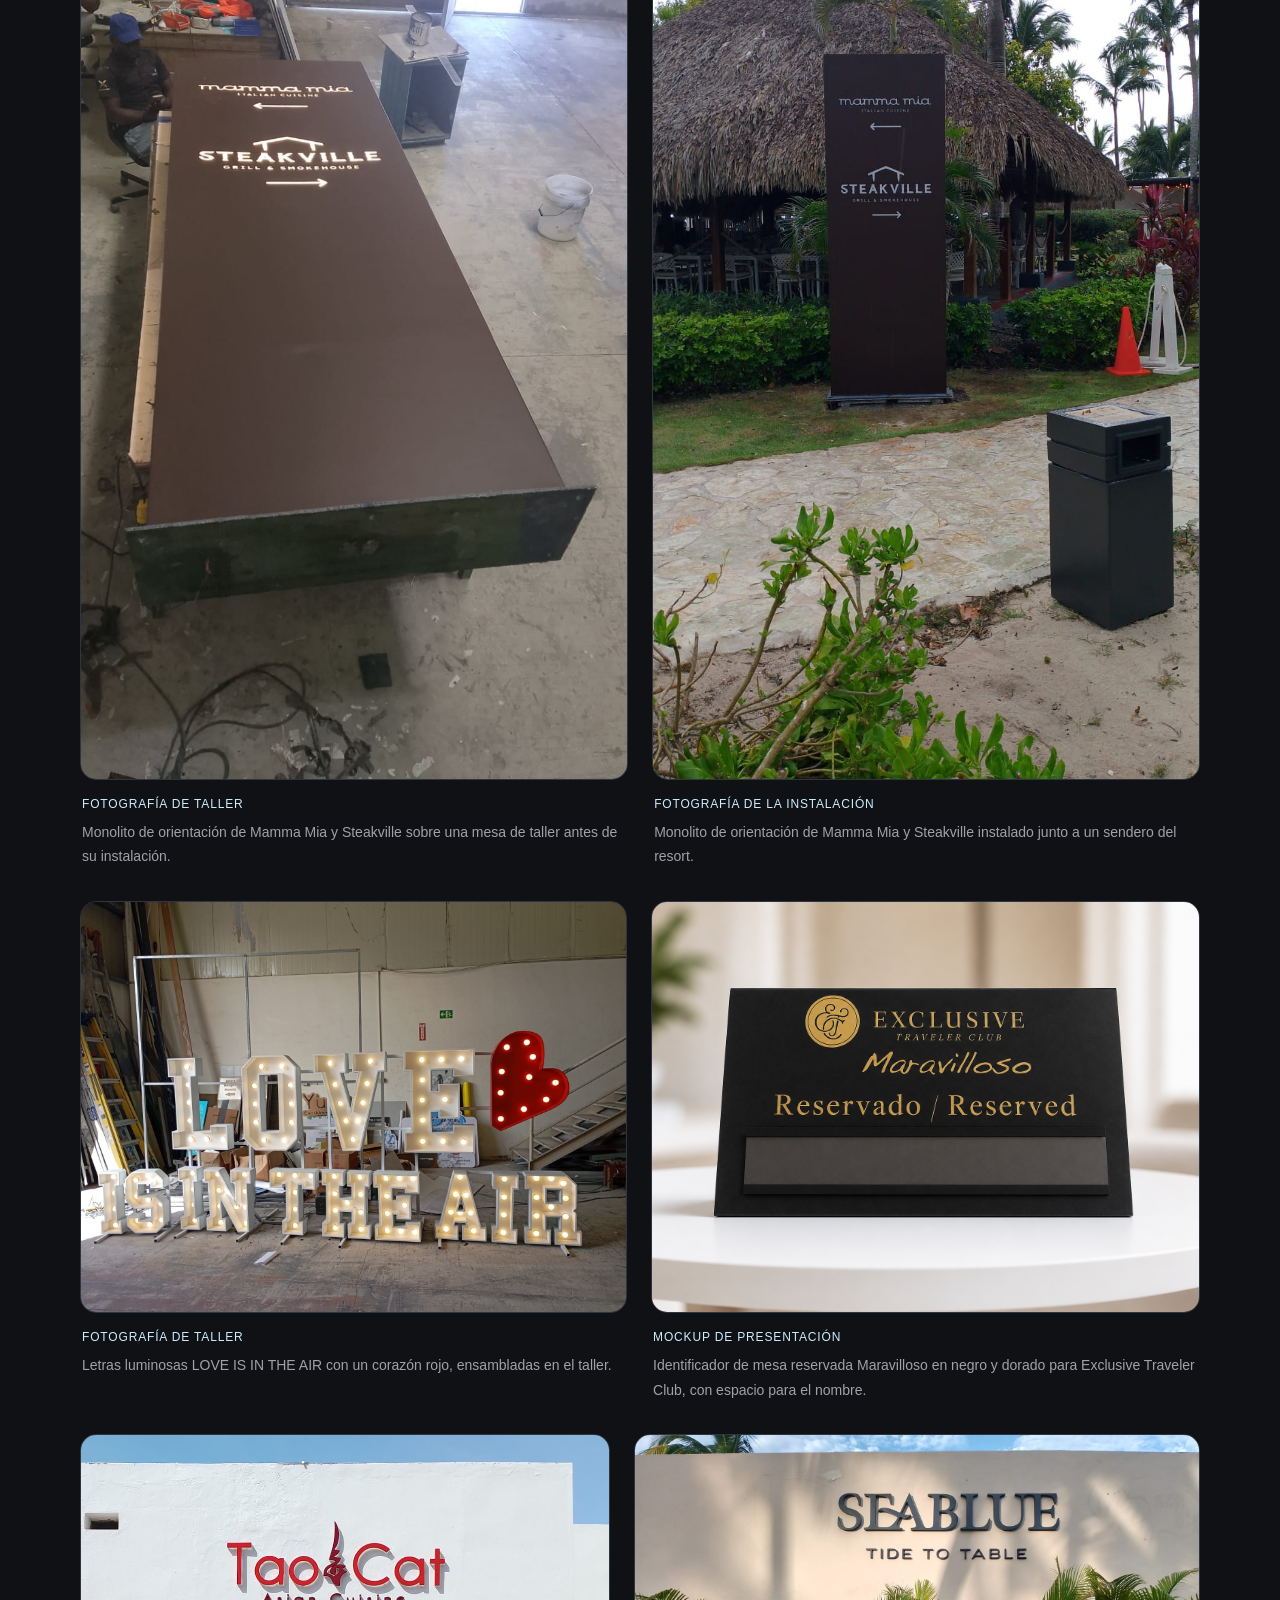
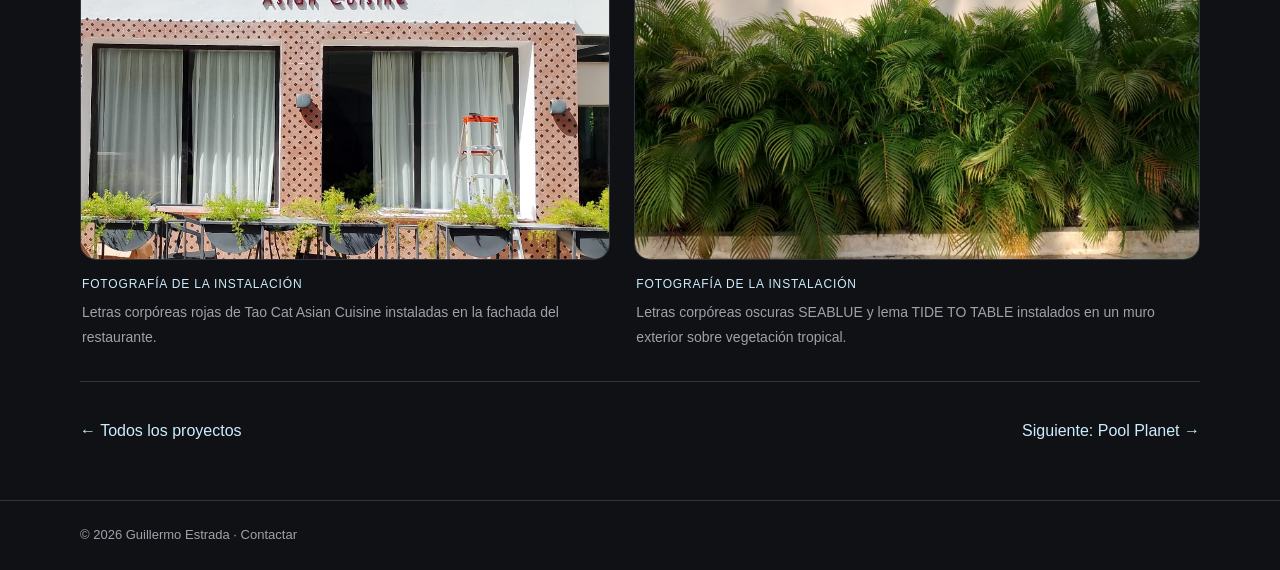
<file: es/projects/catalonia.html>
<!DOCTYPE html>
<html lang="es">
  <head>
    <meta charset="utf-8">
    <meta name="viewport" content="width=device-width, initial-scale=1">
    <title>Catalonia — Señalética y fabricación para resorts | Guillermo Estrada</title>
    <meta
      name="description"
      content="Señales de orientación, letras corpóreas y elementos luminosos para espacios del resort."
    >
    <link rel="icon" type="image/svg+xml" href="../../Images/favicon.svg">
    <link rel="stylesheet" href="../../projects.css">
  <link rel="stylesheet" href="../../languages.css">
  <link rel="alternate" hreflang="en" href="../../projects/catalonia.html">
  <link rel="alternate" hreflang="es" href="catalonia.html">
</head>
  <body class="case-page">
    <header>
      <nav class="container case-nav" aria-label="Navegación del proyecto">
        <a href="../index.html" aria-label="Guillermo Estrada — inicio">
          <img src="../../Images/Main Headline comb.svg" alt="Guillermo Estrada">
        </a>
        <div class="nav-actions"><a href="../index.html#work">← Volver a proyectos</a><div class="header-utilities"><nav class="language-switch" aria-label="Idioma"><a href="../../projects/catalonia.html" lang="en" hreflang="en" aria-label="View this page in English">EN</a><span class="language-divider" aria-hidden="true">/</span><span lang="es" aria-current="page">ES</span></nav></div></div>
      </nav>
    </header>
    <main class="container">
      <div class="case-intro">
        <p class="eyebrow">Catalonia</p>
        <h1>Señalética y fabricación para resorts</h1>
        <p class="lead">Señalética y elementos fabricados para Catalonia: flechas direccionales de colores, rótulos de restaurantes y letras luminosas para eventos. <strong>Mi participación: programación CNC y láser, corte y fabricación.</strong></p>
        <div class="tags">
          <span class="tag">Señalética</span>
          <span class="tag">Fabricación</span>
          <span class="tag">Orientación</span>
        </div>
      </div>
      <div class="case-focus">
        <p>Una selección de piezas y fotografías de taller e instalación que muestran cómo se integra la señalética en el resort.</p>
      </div>
      <div class="case-gallery paired-gallery" aria-label="Galería del proyecto">
        <div class="gallery-pair" style="grid-template-columns: 1fr 0.7525fr;">
          <figure>
            <a
              href="../../Images/Selected Work/catalonia/01.jpg"
              target="_blank"
              rel="noopener"
              aria-label="Abrir imagen completa: Flechas de orientación por colores para Merenguero Bar, Sorrento Pizzeria, la piscina, Steakville y Mamma Mia."
            >
              <img
                src="../../Images/Selected Work/catalonia/01.jpg"
                alt="Flechas de orientación por colores para Merenguero Bar, Sorrento Pizzeria, la piscina, Steakville y Mamma Mia."
                loading="eager"
              >
            </a>
            <figcaption>
              <span class="caption-type">Fotografía de la instalación</span>
              Flechas de orientación por colores para Merenguero Bar, Sorrento Pizzeria, la piscina, Steakville y Mamma Mia.
            </figcaption>
          </figure>
          <figure>
            <a
              href="../../Images/Selected Work/catalonia/02v.jpg"
              target="_blank"
              rel="noopener"
              aria-label="Abrir imagen completa: Señal de identificación de Villa 36 con rangos de habitaciones, borde metálico y recortes decorativos."
            >
              <img
                src="../../Images/Selected Work/catalonia/02v.jpg"
                alt="Señal de identificación de Villa 36 con rangos de habitaciones, borde metálico y recortes decorativos."
                loading="lazy"
              >
            </a>
            <figcaption>
              <span class="caption-type">Fotografía de la instalación</span>
              Señal de identificación de Villa 36 con rangos de habitaciones, borde metálico y recortes decorativos.
            </figcaption>
          </figure>
        </div>
        <div class="gallery-pair" style="grid-template-columns: 0.5625fr 0.562226fr;">
          <figure>
            <a
              href="../../Images/Selected Work/catalonia/03.jpg"
              target="_blank"
              rel="noopener"
              aria-label="Abrir imagen completa: Monolito de orientación de Mamma Mia y Steakville sobre una mesa de taller antes de su instalación."
            >
              <img
                src="../../Images/Selected Work/catalonia/03.jpg"
                alt="Monolito de orientación de Mamma Mia y Steakville sobre una mesa de taller antes de su instalación."
                loading="lazy"
              >
            </a>
            <figcaption>
              <span class="caption-type">Fotografía de taller</span>
              Monolito de orientación de Mamma Mia y Steakville sobre una mesa de taller antes de su instalación.
            </figcaption>
          </figure>
          <figure>
            <a
              href="../../Images/Selected Work/catalonia/04.jpg"
              target="_blank"
              rel="noopener"
              aria-label="Abrir imagen completa: Monolito de orientación de Mamma Mia y Steakville instalado junto a un sendero del resort."
            >
              <img
                src="../../Images/Selected Work/catalonia/04.jpg"
                alt="Monolito de orientación de Mamma Mia y Steakville instalado junto a un sendero del resort."
                loading="lazy"
              >
            </a>
            <figcaption>
              <span class="caption-type">Fotografía de la instalación</span>
              Monolito de orientación de Mamma Mia y Steakville instalado junto a un sendero del resort.
            </figcaption>
          </figure>
        </div>
        <div class="gallery-pair" style="grid-template-columns: 1.328904fr 1.333333fr;">
          <figure>
            <a
              href="../../Images/Selected Work/catalonia/05.jpg"
              target="_blank"
              rel="noopener"
              aria-label="Abrir imagen completa: Letras luminosas LOVE IS IN THE AIR con un corazón rojo, ensambladas en el taller."
            >
              <img
                src="../../Images/Selected Work/catalonia/05.jpg"
                alt="Letras luminosas LOVE IS IN THE AIR con un corazón rojo, ensambladas en el taller."
                loading="lazy"
              >
            </a>
            <figcaption>
              <span class="caption-type">Fotografía de taller</span>
              Letras luminosas LOVE IS IN THE AIR con un corazón rojo, ensambladas en el taller.
            </figcaption>
          </figure>
          <figure>
            <a
              href="../../Images/Selected Work/catalonia/Maravilloso Tent Card.png"
              target="_blank"
              rel="noopener"
              aria-label="Abrir imagen completa: Identificador de mesa reservada Maravilloso en negro y dorado para Exclusive Traveler Club, con espacio para el nombre."
            >
              <img
                src="../../Images/Selected Work/catalonia/Maravilloso Tent Card.png"
                alt="Identificador de mesa reservada Maravilloso en negro y dorado para Exclusive Traveler Club, con espacio para el nombre."
                loading="lazy"
              >
            </a>
            <figcaption>
              <span class="caption-type">Mockup de presentación</span>
              Identificador de mesa reservada Maravilloso en negro y dorado para Exclusive Traveler Club, con espacio para el nombre.
            </figcaption>
          </figure>
        </div>
        <div class="gallery-pair" style="grid-template-columns: 1.246061fr 1.328904fr;">
          <figure>
            <a
              href="../../Images/Selected Work/catalonia/taocat cropped.png"
              target="_blank"
              rel="noopener"
              aria-label="Abrir imagen completa: Letras corpóreas rojas de Tao Cat Asian Cuisine instaladas en la fachada del restaurante."
            >
              <img
                src="../../Images/Selected Work/catalonia/taocat cropped.png"
                alt="Letras corpóreas rojas de Tao Cat Asian Cuisine instaladas en la fachada del restaurante."
                loading="lazy"
              >
            </a>
            <figcaption>
              <span class="caption-type">Fotografía de la instalación</span>
              Letras corpóreas rojas de Tao Cat Asian Cuisine instaladas en la fachada del restaurante.
            </figcaption>
          </figure>
          <figure>
            <a
              href="../../Images/Selected Work/catalonia/seablue.jpeg"
              target="_blank"
              rel="noopener"
              aria-label="Abrir imagen completa: Letras corpóreas oscuras SEABLUE y lema TIDE TO TABLE instalados en un muro exterior sobre vegetación tropical."
            >
              <img
                src="../../Images/Selected Work/catalonia/seablue.jpeg"
                alt="Letras corpóreas oscuras SEABLUE y lema TIDE TO TABLE instalados en un muro exterior sobre vegetación tropical."
                loading="lazy"
              >
            </a>
            <figcaption>
              <span class="caption-type">Fotografía de la instalación</span>
              Letras corpóreas oscuras SEABLUE y lema TIDE TO TABLE instalados en un muro exterior sobre vegetación tropical.
            </figcaption>
          </figure>
        </div>
      </div>
      <nav class="case-next" aria-label="Más proyectos">
        <a href="../index.html#work">← Todos los proyectos</a>
        <a href="pool-planet.html">Siguiente: Pool Planet →</a>
      </nav>
    </main>
    <footer>
      <div class="container">
        © 2026 Guillermo Estrada ·
        <a href="mailto:gilles.estradadiaz@gmail.com">Contactar</a>
      </div>
    </footer>
  </body>
</html>
</file>
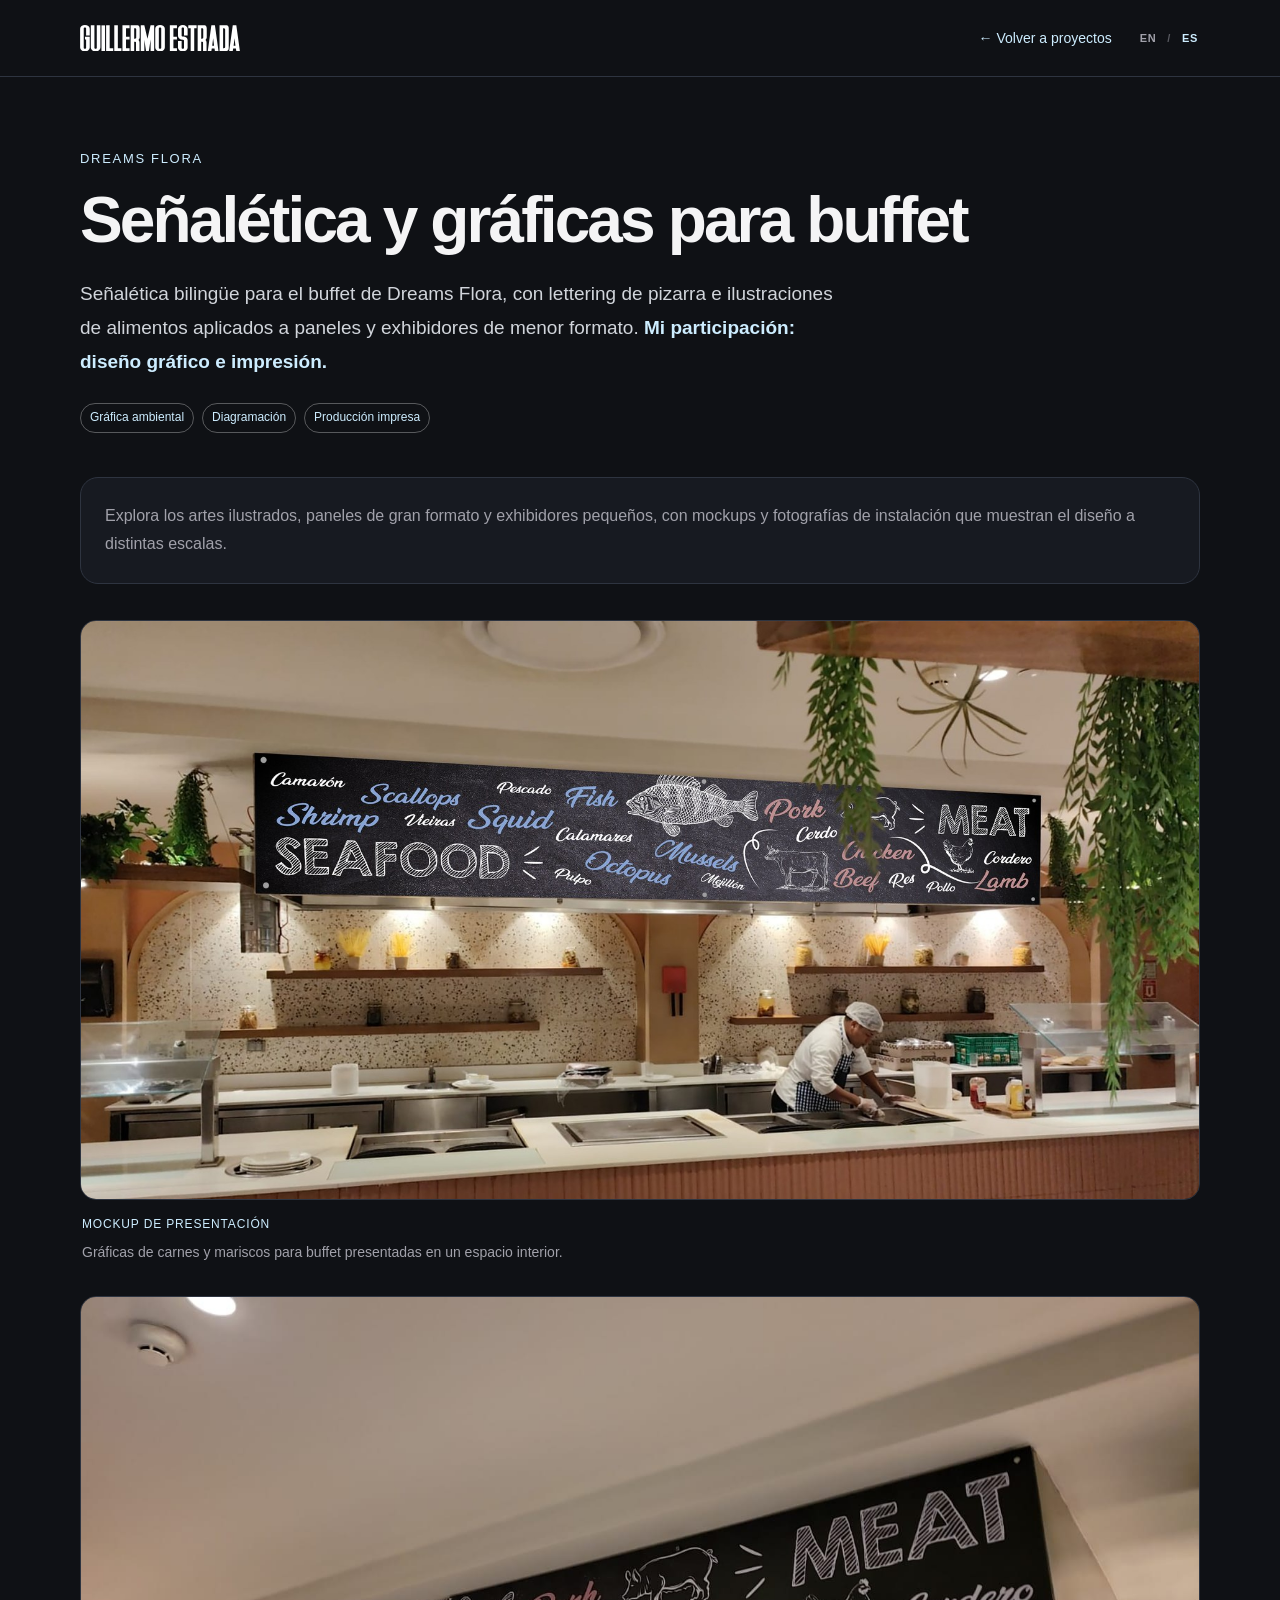
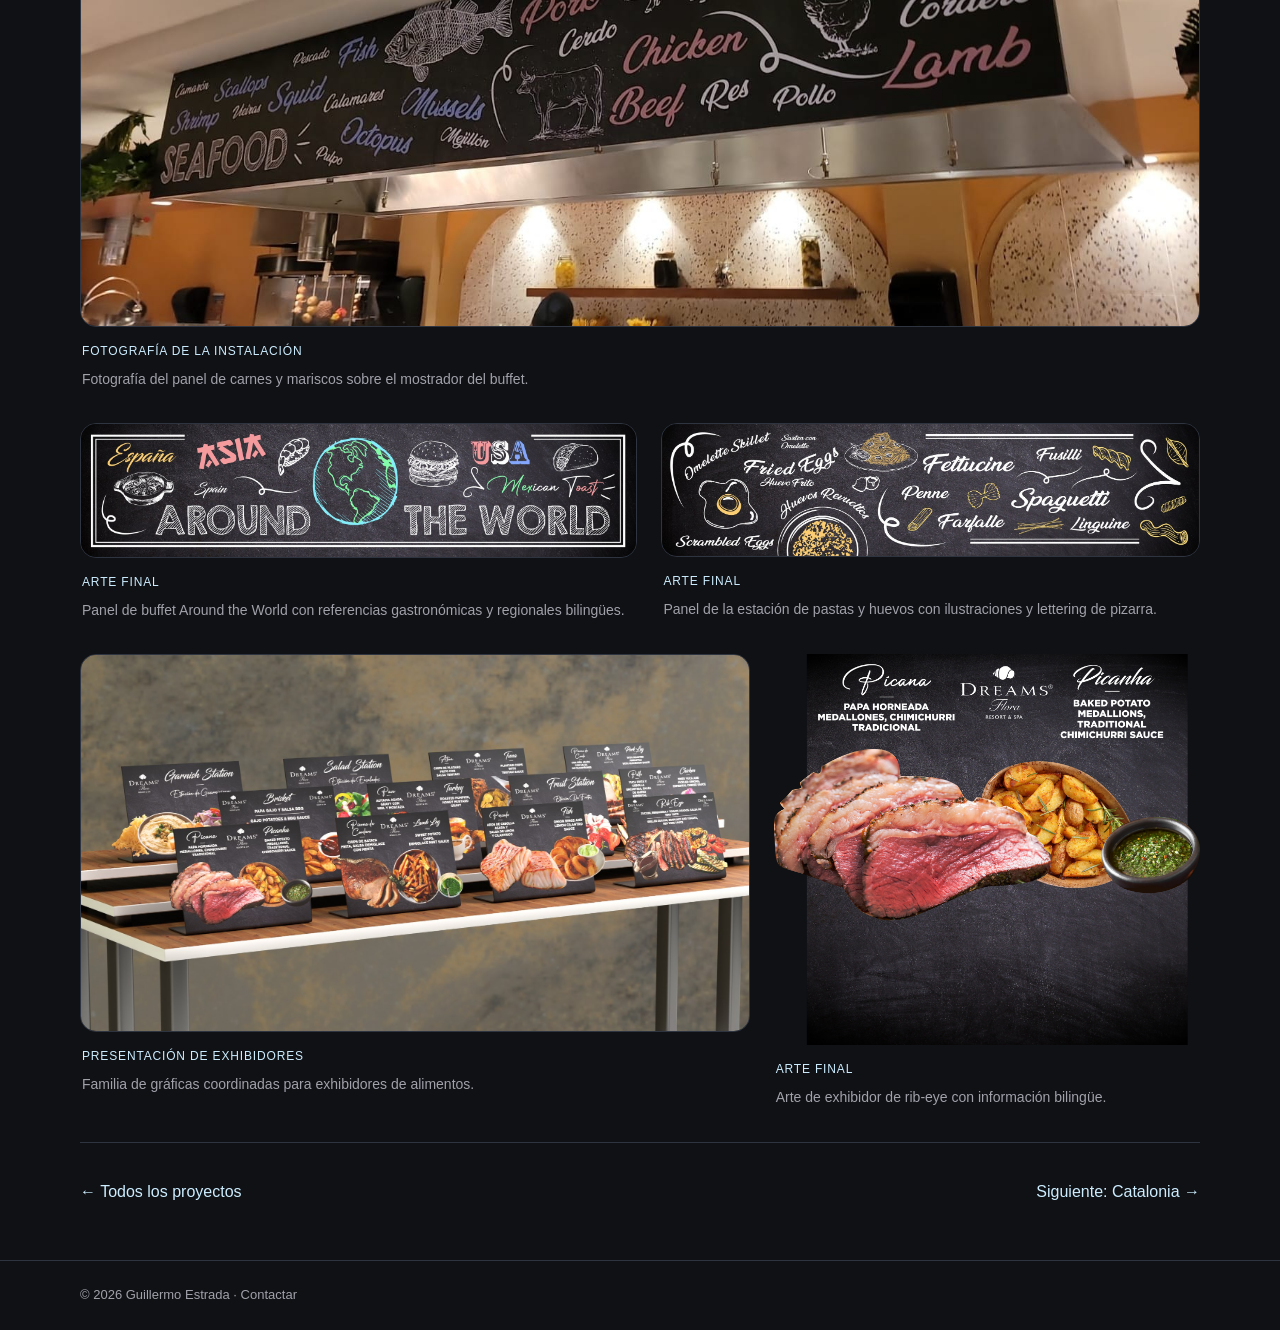
<file: es/projects/dreams-flora.html>
<!DOCTYPE html>
<html lang="es"><head><meta charset="utf-8"><meta name="viewport" content="width=device-width, initial-scale=1"><title>Dreams Flora — Señalética y gráficas para buffet | Guillermo Estrada</title><meta name="description" content="Gráficas bilingües para buffet y exhibidores coordinados, desde los artes hasta la señal instalada."><link rel="icon" type="image/svg+xml" href="../../Images/favicon.svg"><link rel="stylesheet" href="../../projects.css">
  <link rel="stylesheet" href="../../languages.css">
  <link rel="alternate" hreflang="en" href="../../projects/dreams-flora.html">
  <link rel="alternate" hreflang="es" href="dreams-flora.html">
</head>
<body class="case-page"><header><nav class="container case-nav" aria-label="Navegación del proyecto"><a href="../index.html" aria-label="Guillermo Estrada — inicio"><img src="../../Images/Main Headline comb.svg" alt="Guillermo Estrada"></a><div class="nav-actions"><a href="../index.html#work">← Volver a proyectos</a><div class="header-utilities"><nav class="language-switch" aria-label="Idioma"><a href="../../projects/dreams-flora.html" lang="en" hreflang="en" aria-label="View this page in English">EN</a><span class="language-divider" aria-hidden="true">/</span><span lang="es" aria-current="page">ES</span></nav></div></div></nav></header><main class="container"><div class="case-intro"><p class="eyebrow">Dreams Flora</p><h1>Señalética y gráficas para buffet</h1><p class="lead">Señalética bilingüe para el buffet de Dreams Flora, con lettering de pizarra e ilustraciones de alimentos aplicados a paneles y exhibidores de menor formato. <strong>Mi participación: diseño gráfico e impresión.</strong></p><div class="tags"><span class="tag">Gráfica ambiental</span><span class="tag">Diagramación</span><span class="tag">Producción impresa</span></div></div><div class="case-focus"><p>Explora los artes ilustrados, paneles de gran formato y exhibidores pequeños, con mockups y fotografías de instalación que muestran el diseño a distintas escalas.</p></div><div class="case-gallery paired-gallery" aria-label="Galería del proyecto">
        <div class="gallery-pair" style="grid-template-columns: 1.935484fr;">
          <figure><a href="../../Images/Selected Work/dreams-flora/01.jpg" target="_blank" rel="noopener" aria-label="Abrir imagen completa: Gráficas de carnes y mariscos para buffet presentadas en un espacio interior."><img src="../../Images/Selected Work/dreams-flora/01.jpg" alt="Gráficas de carnes y mariscos para buffet presentadas en un espacio interior." loading="eager"></a><figcaption><span class="caption-type">Mockup de presentación</span>Gráficas de carnes y mariscos para buffet presentadas en un espacio interior.</figcaption></figure>
        </div>
        <div class="gallery-pair" style="grid-template-columns: 1.778643fr;">
          <figure><a href="../../Images/Selected Work/dreams-flora/02.jpg" target="_blank" rel="noopener" aria-label="Abrir imagen completa: Fotografía del panel de carnes y mariscos sobre el mostrador del buffet."><img src="../../Images/Selected Work/dreams-flora/02.jpg" alt="Fotografía del panel de carnes y mariscos sobre el mostrador del buffet." loading="lazy"></a><figcaption><span class="caption-type">Fotografía de la instalación</span>Fotografía del panel de carnes y mariscos sobre el mostrador del buffet.</figcaption></figure>
        </div>
        <div class="gallery-pair" style="grid-template-columns: 4.205607fr 4.063205fr;">
          <figure><a href="../../Images/Selected Work/dreams-flora/03.jpg" target="_blank" rel="noopener" aria-label="Abrir imagen completa: Panel de buffet Around the World con referencias gastronómicas y regionales bilingües."><img src="../../Images/Selected Work/dreams-flora/03.jpg" alt="Panel de buffet Around the World con referencias gastronómicas y regionales bilingües." loading="lazy"></a><figcaption><span class="caption-type">Arte final</span>Panel de buffet Around the World con referencias gastronómicas y regionales bilingües.</figcaption></figure>
          <figure><a href="../../Images/Selected Work/dreams-flora/04.jpg" target="_blank" rel="noopener" aria-label="Abrir imagen completa: Panel de la estación de pastas y huevos con ilustraciones y lettering de pizarra."><img src="../../Images/Selected Work/dreams-flora/04.jpg" alt="Panel de la estación de pastas y huevos con ilustraciones y lettering de pizarra." loading="lazy"></a><figcaption><span class="caption-type">Arte final</span>Panel de la estación de pastas y huevos con ilustraciones y lettering de pizarra.</figcaption></figure>
        </div>
        <div class="gallery-pair" style="grid-template-columns: 1.7769fr 1.131364fr;">
          <figure><a href="../../Images/Selected Work/dreams-flora/05.jpg" target="_blank" rel="noopener" aria-label="Abrir imagen completa: Familia de gráficas coordinadas para exhibidores de alimentos."><img src="../../Images/Selected Work/dreams-flora/05.jpg" alt="Familia de gráficas coordinadas para exhibidores de alimentos." loading="lazy"></a><figcaption><span class="caption-type">Presentación de exhibidores</span>Familia de gráficas coordinadas para exhibidores de alimentos.</figcaption></figure>
          <figure><a href="../../Images/Selected Work/dreams-flora/Flora Trinche.png" target="_blank" rel="noopener" aria-label="Abrir imagen completa: Arte de exhibidor de rib-eye con información bilingüe."><img class="unframed-artwork" src="../../Images/Selected Work/dreams-flora/Flora Trinche.png" alt="Arte de exhibidor de rib-eye con información bilingüe." loading="lazy"></a><figcaption><span class="caption-type">Arte final</span>Arte de exhibidor de rib-eye con información bilingüe.</figcaption></figure>
        </div>
      </div>
      <nav class="case-next" aria-label="Más proyectos"><a href="../index.html#work">← Todos los proyectos</a><a href="catalonia.html">Siguiente: Catalonia →</a></nav></main><footer><div class="container">© 2026 Guillermo Estrada · <a href="mailto:gilles.estradadiaz@gmail.com">Contactar</a></div></footer></body></html>
</file>
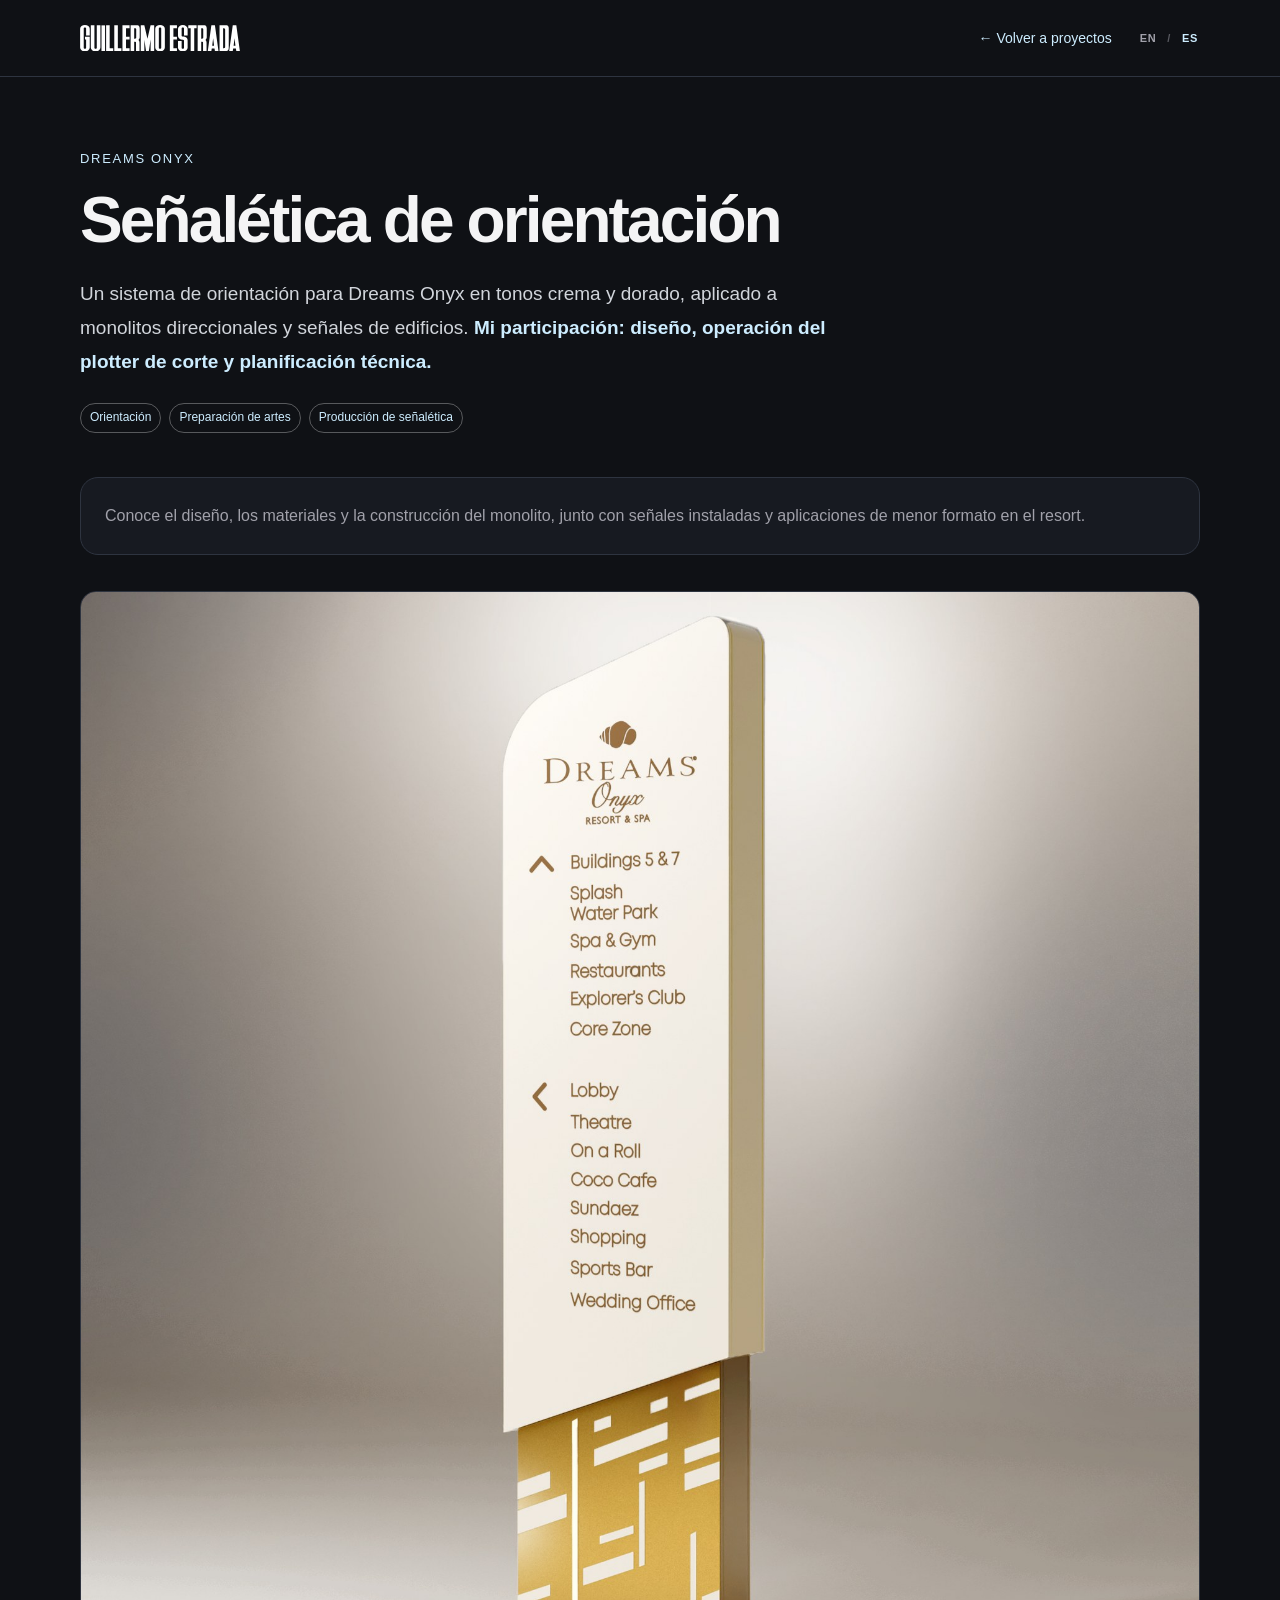
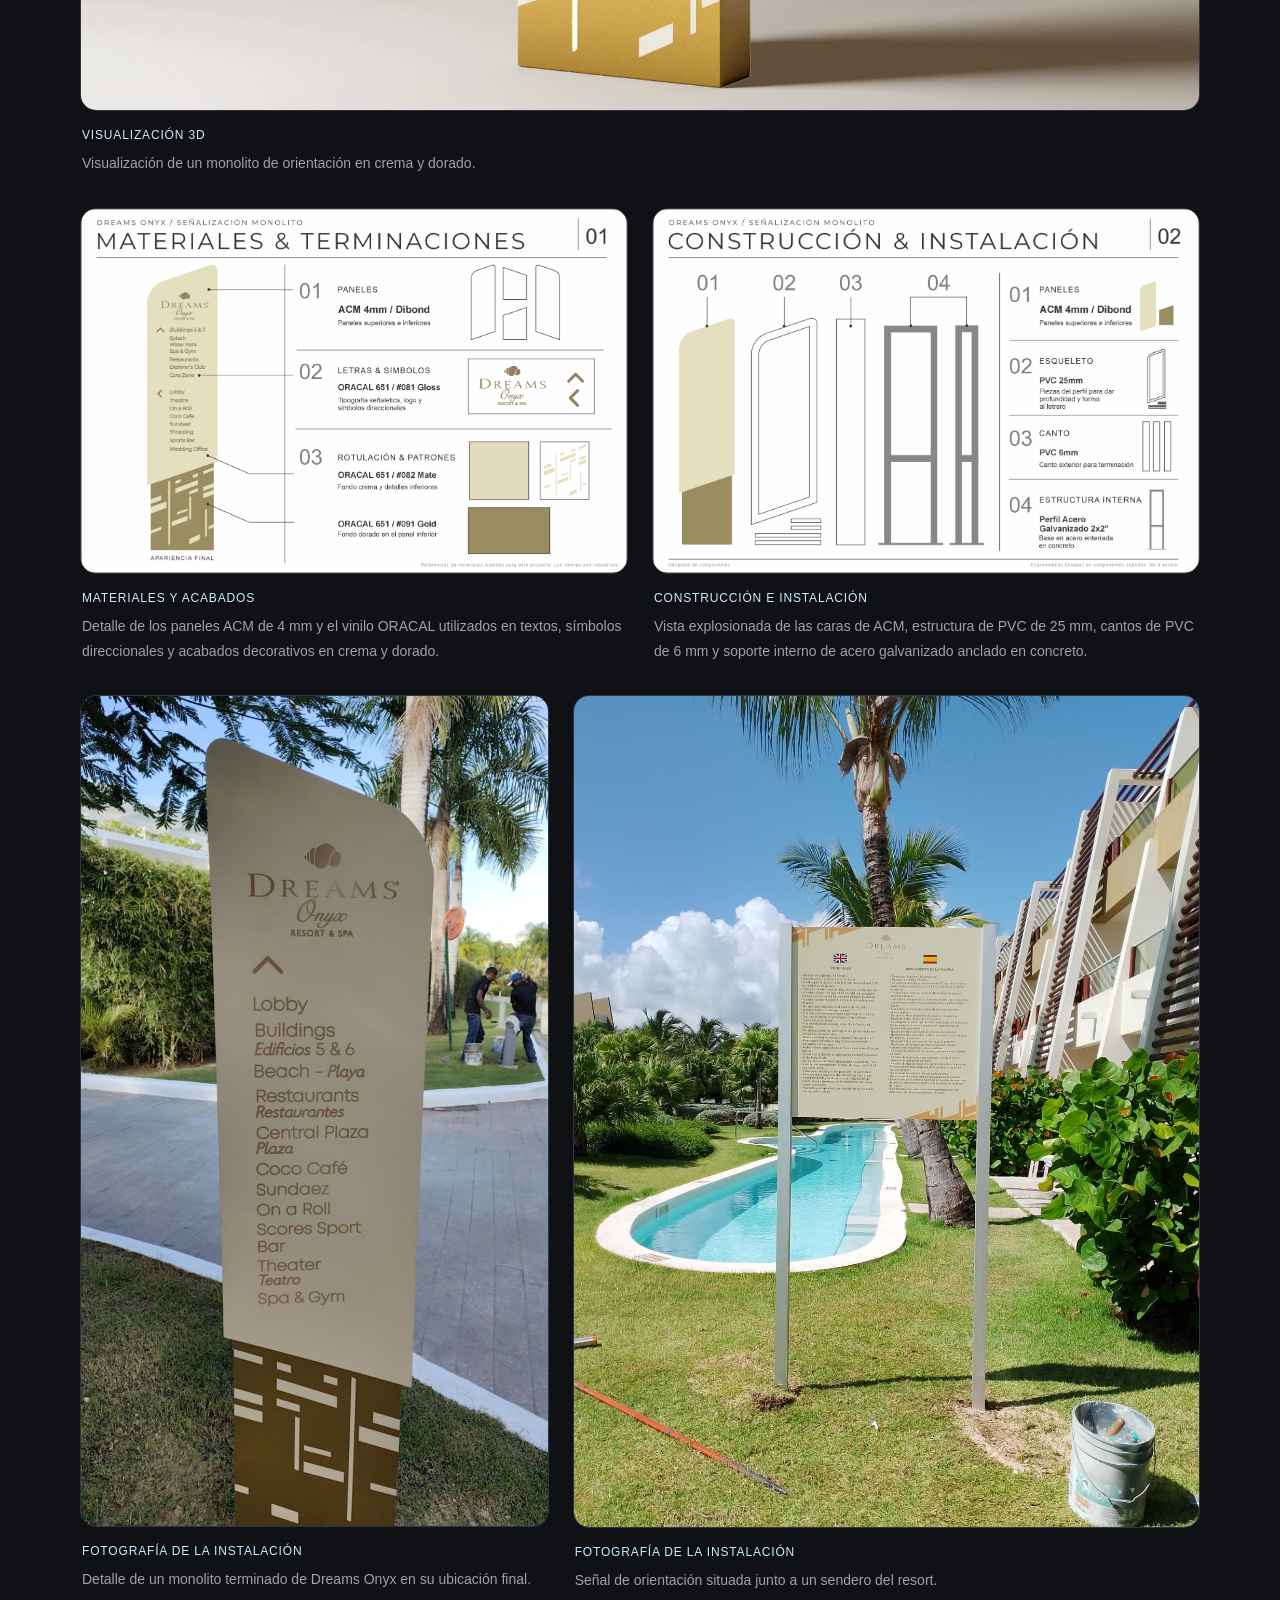
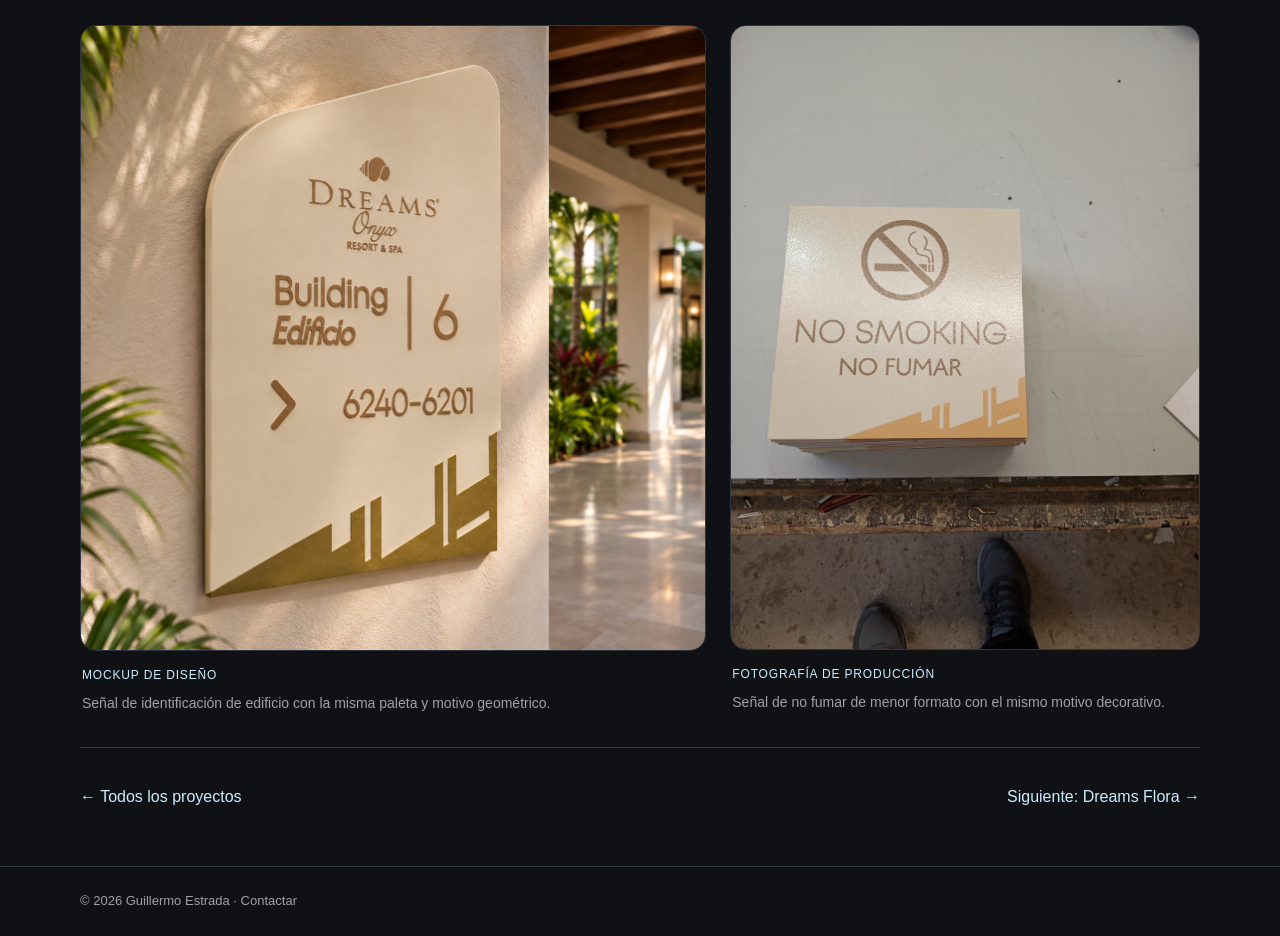
<file: es/projects/dreams-onyx.html>
<!DOCTYPE html>
<html lang="es">
  <head>
    <meta charset="utf-8">
    <meta name="viewport" content="width=device-width, initial-scale=1">
    <title>Dreams Onyx — Señalética de orientación | Guillermo Estrada</title>
    <meta
      name="description"
      content="Una familia de señales que reúne visualizaciones de monolitos y fotografías de la señalética instalada en el resort."
    >
    <link rel="icon" type="image/svg+xml" href="../../Images/favicon.svg">
    <link rel="stylesheet" href="../../projects.css">
  <link rel="stylesheet" href="../../languages.css">
  <link rel="alternate" hreflang="en" href="../../projects/dreams-onyx.html">
  <link rel="alternate" hreflang="es" href="dreams-onyx.html">
</head>
  <body class="case-page">
    <header>
      <nav class="container case-nav" aria-label="Navegación del proyecto">
        <a href="../index.html" aria-label="Guillermo Estrada — inicio">
          <img src="../../Images/Main Headline comb.svg" alt="Guillermo Estrada">
        </a>
        <div class="nav-actions"><a href="../index.html#work">← Volver a proyectos</a><div class="header-utilities"><nav class="language-switch" aria-label="Idioma"><a href="../../projects/dreams-onyx.html" lang="en" hreflang="en" aria-label="View this page in English">EN</a><span class="language-divider" aria-hidden="true">/</span><span lang="es" aria-current="page">ES</span></nav></div></div>
      </nav>
    </header>
    <main class="container">
      <div class="case-intro">
        <p class="eyebrow">Dreams Onyx</p>
        <h1>Señalética de orientación</h1>
        <p class="lead">Un sistema de orientación para Dreams Onyx en tonos crema y dorado, aplicado a monolitos direccionales y señales de edificios. <strong>Mi participación: diseño, operación del plotter de corte y planificación técnica.</strong></p>
        <div class="tags">
          <span class="tag">Orientación</span>
          <span class="tag">Preparación de artes</span>
          <span class="tag">Producción de señalética</span>
        </div>
      </div>
      <div class="case-focus">
        <p>Conoce el diseño, los materiales y la construcción del monolito, junto con señales instaladas y aplicaciones de menor formato en el resort.</p>
      </div>
      <div class="case-gallery paired-gallery" aria-label="Galería del proyecto">
        <div class="gallery-pair" style="grid-template-columns: 1fr;">
          <figure>
            <a
              href="../../Images/Selected Work/dreams-onyx/01.jpg"
              target="_blank"
              rel="noopener"
              aria-label="Abrir imagen completa: Visualización de un monolito de orientación en crema y dorado."
            >
              <img
                src="../../Images/Selected Work/dreams-onyx/01.jpg"
                width="1800"
                height="1800"
                alt="Visualización de un monolito de orientación en crema y dorado."
                loading="eager"
              >
            </a>
            <figcaption>
              <span class="caption-type">Visualización 3D</span>
              Visualización de un monolito de orientación en crema y dorado.
            </figcaption>
          </figure>
        </div>
        <div class="gallery-pair" style="grid-template-columns: repeat(2, minmax(0, 1fr));">
          <figure>
            <a
              href="../../Images/Selected Work/dreams-onyx/Monolito Onyx Breakdown 1.png"
              target="_blank"
              rel="noopener"
              aria-label="Abrir imagen completa: Desglose de materiales y acabados del monolito"
            >
              <img
                src="../../Images/Selected Work/dreams-onyx/Monolito Onyx Breakdown 1.png"
                width="3003"
                height="2003"
                alt="Diagrama de materiales del monolito con paneles ACM de 4 mm y vinilo ORACAL para textos, símbolos direccionales y acabados en crema y dorado."
                loading="lazy"
              >
            </a>
            <figcaption>
              <span class="caption-type">Materiales y acabados</span>
              Detalle de los paneles ACM de 4 mm y el vinilo ORACAL utilizados en textos, símbolos direccionales y acabados decorativos en crema y dorado.
            </figcaption>
          </figure>
          <figure>
            <a
              href="../../Images/Selected Work/dreams-onyx/Monolito Onyx Breakdown 2.png"
              target="_blank"
              rel="noopener"
              aria-label="Abrir imagen completa: Desglose de construcción e instalación del monolito"
            >
              <img
                src="../../Images/Selected Work/dreams-onyx/Monolito Onyx Breakdown 2.png"
                width="3003"
                height="2003"
                alt="Vista explosionada del monolito con caras de ACM, estructura de PVC de 25 mm, cantos de PVC de 6 mm y soporte de acero galvanizado anclado en concreto."
                loading="lazy"
              >
            </a>
            <figcaption>
              <span class="caption-type">Construcción e instalación</span>
              Vista explosionada de las caras de ACM, estructura de PVC de 25 mm, cantos de PVC de 6 mm y soporte interno de acero galvanizado anclado en concreto.
            </figcaption>
          </figure>
        </div>
        <div class="gallery-pair" style="grid-template-columns: 0.562149fr 0.7525fr;">
          <figure>
            <a
              href="../../Images/Selected Work/dreams-onyx/02.jpg"
              target="_blank"
              rel="noopener"
              aria-label="Abrir imagen completa: Detalle de un monolito terminado de Dreams Onyx en su ubicación final."
            >
              <img
                src="../../Images/Selected Work/dreams-onyx/02.jpg"
                width="900"
                height="1601"
                alt="Detalle de un monolito terminado de Dreams Onyx en su ubicación final."
                loading="lazy"
              >
            </a>
            <figcaption>
              <span class="caption-type">Fotografía de la instalación</span>
              Detalle de un monolito terminado de Dreams Onyx en su ubicación final.
            </figcaption>
          </figure>
          <figure>
            <a
              href="../../Images/Selected Work/dreams-onyx/03.jpg"
              target="_blank"
              rel="noopener"
              aria-label="Abrir imagen completa: Señal de orientación situada junto a un sendero del resort."
            >
              <img
                src="../../Images/Selected Work/dreams-onyx/03.jpg"
                width="1204"
                height="1600"
                alt="Señal de orientación situada junto a un sendero del resort."
                loading="lazy"
              >
            </a>
            <figcaption>
              <span class="caption-type">Fotografía de la instalación</span>
              Señal de orientación situada junto a un sendero del resort.
            </figcaption>
          </figure>
        </div>
        <div class="gallery-pair" style="grid-template-columns: 1fr 0.75fr;">
          <figure>
            <a
              href="../../Images/Selected Work/dreams-onyx/04v2.png"
              target="_blank"
              rel="noopener"
              aria-label="Abrir imagen completa: Señal de identificación de edificio con la misma paleta y motivo geométrico."
            >
              <img
                src="../../Images/Selected Work/dreams-onyx/04v2.png"
                width="1254"
                height="1254"
                alt="Señal de identificación de edificio con la misma paleta y motivo geométrico."
                loading="lazy"
              >
            </a>
            <figcaption>
              <span class="caption-type">Mockup de diseño</span>
              Señal de identificación de edificio con la misma paleta y motivo geométrico.
            </figcaption>
          </figure>
          <figure>
            <a
              href="../../Images/Selected Work/dreams-onyx/05.jpg"
              target="_blank"
              rel="noopener"
              aria-label="Abrir imagen completa: Señal de no fumar de menor formato con el mismo motivo decorativo."
            >
              <img
                src="../../Images/Selected Work/dreams-onyx/05.jpg"
                width="1200"
                height="1600"
                alt="Señal de no fumar de menor formato con el mismo motivo decorativo."
                loading="lazy"
              >
            </a>
            <figcaption>
              <span class="caption-type">Fotografía de producción</span>
              Señal de no fumar de menor formato con el mismo motivo decorativo.
            </figcaption>
          </figure>
        </div>
      </div>
      <nav class="case-next" aria-label="Más proyectos">
        <a href="../index.html#work">← Todos los proyectos</a>
        <a href="dreams-flora.html">Siguiente: Dreams Flora →</a>
      </nav>
    </main>
    <footer>
      <div class="container">
        © 2026 Guillermo Estrada ·
        <a href="mailto:gilles.estradadiaz@gmail.com">Contactar</a>
      </div>
    </footer>
  </body>
</html>
</file>
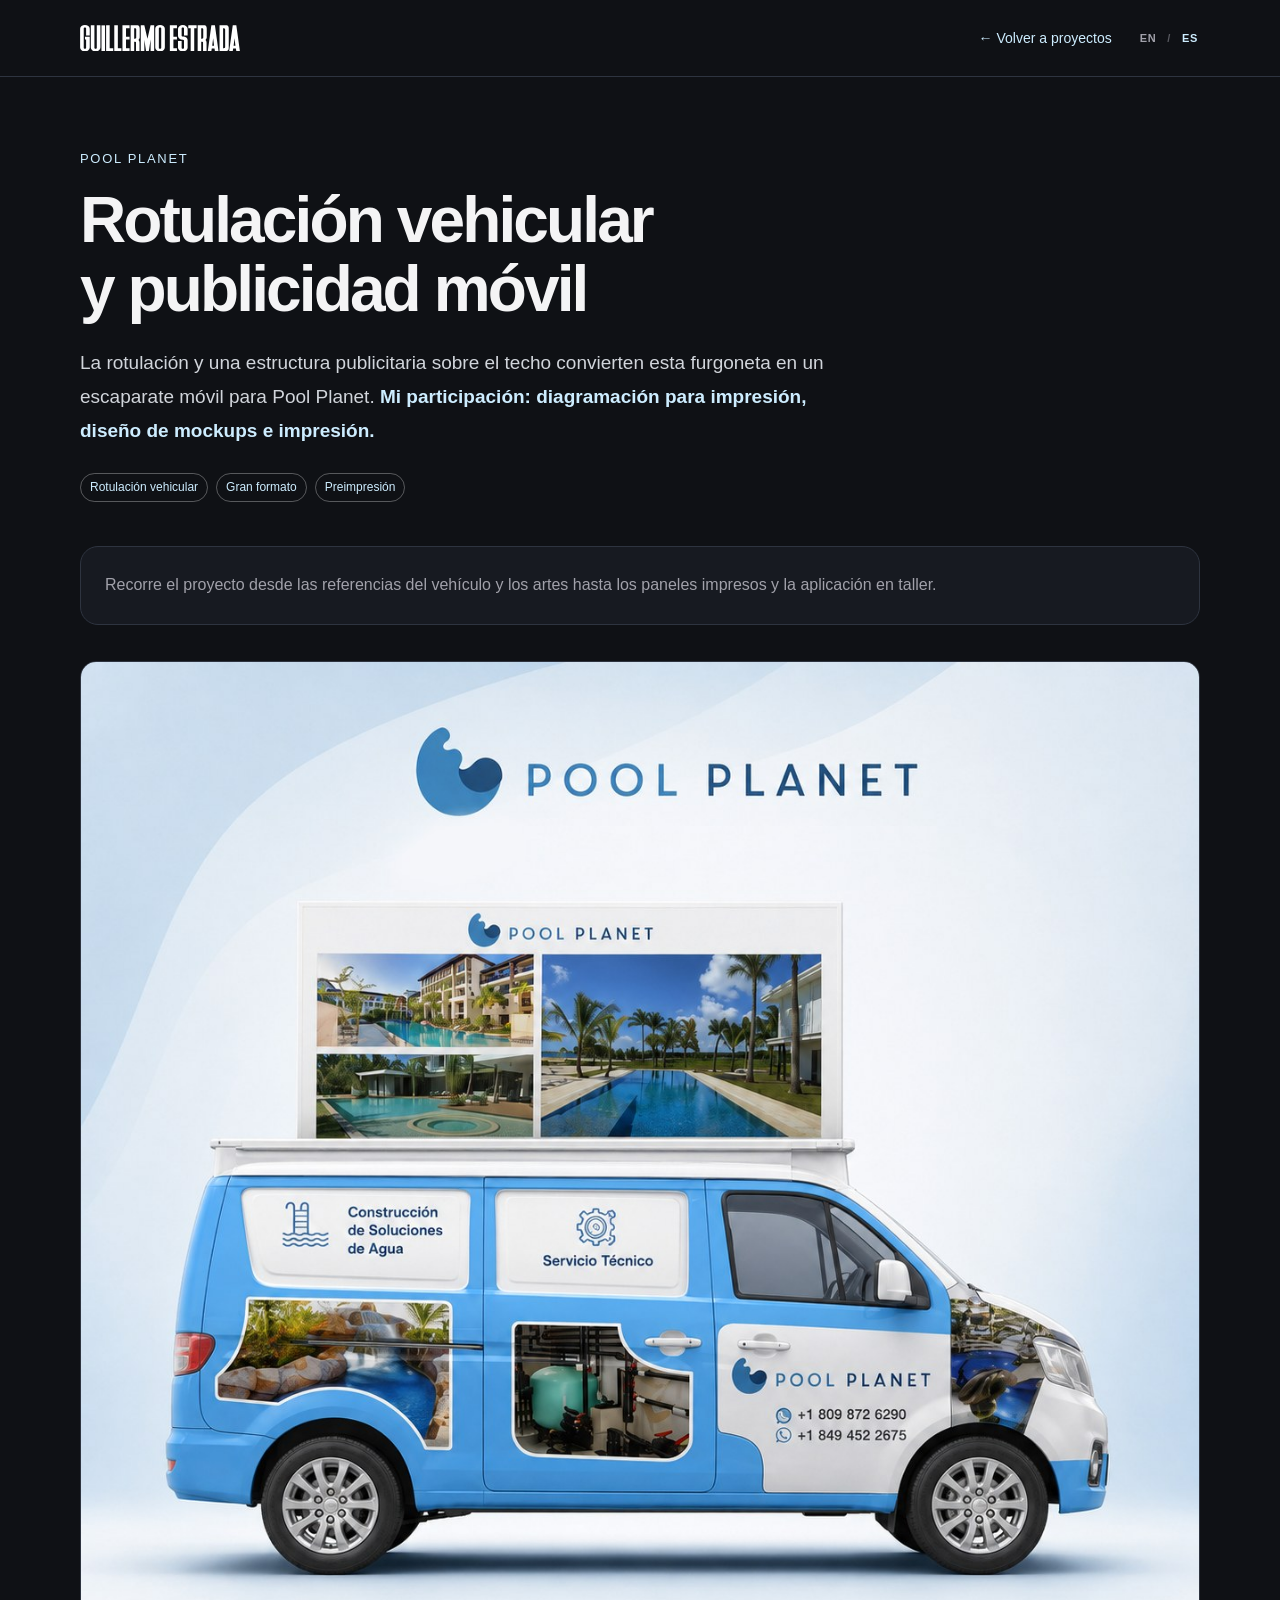
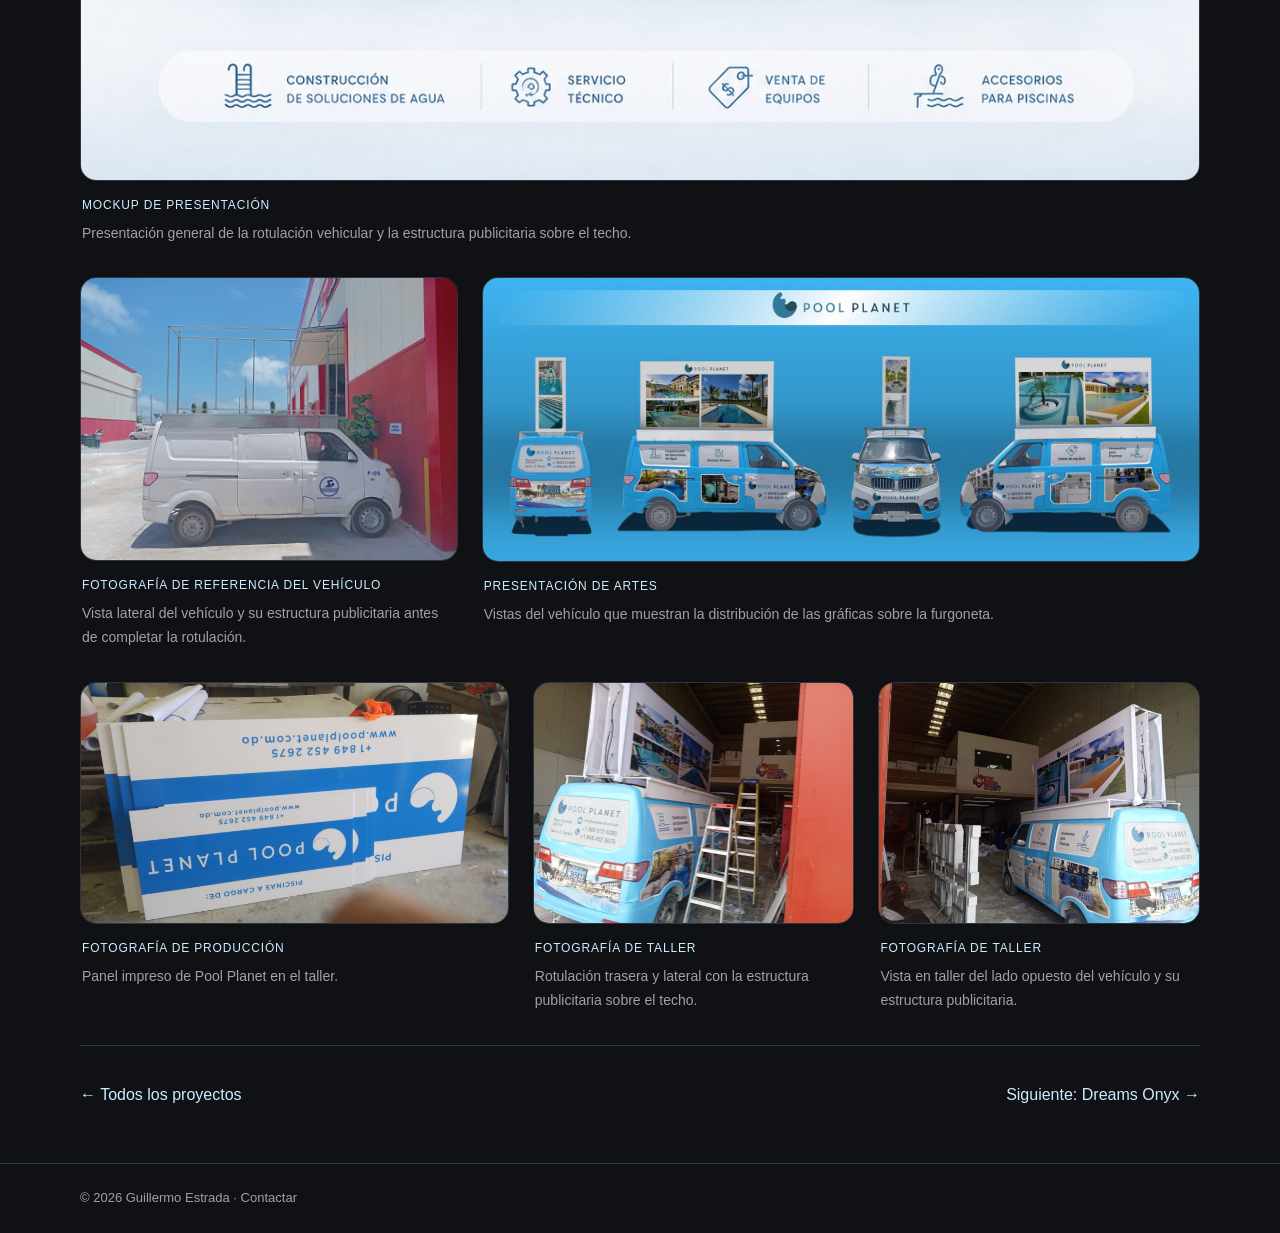
<file: es/projects/pool-planet.html>
<!DOCTYPE html>
<html lang="es"><head><meta charset="utf-8"><meta name="viewport" content="width=device-width, initial-scale=1"><title>Pool Planet — Rotulación vehicular y publicidad móvil | Guillermo Estrada</title><meta name="description" content="Artes de rotulación, impresión de gran formato y fotografías de taller de una furgoneta de publicidad móvil."><link rel="icon" type="image/svg+xml" href="../../Images/favicon.svg"><link rel="stylesheet" href="../../projects.css">
  <link rel="stylesheet" href="../../languages.css">
  <link rel="alternate" hreflang="en" href="../../projects/pool-planet.html">
  <link rel="alternate" hreflang="es" href="pool-planet.html">
</head>
<body class="case-page"><header><nav class="container case-nav" aria-label="Navegación del proyecto"><a href="../index.html" aria-label="Guillermo Estrada — inicio"><img src="../../Images/Main Headline comb.svg" alt="Guillermo Estrada"></a><div class="nav-actions"><a href="../index.html#work">← Volver a proyectos</a><div class="header-utilities"><nav class="language-switch" aria-label="Idioma"><a href="../../projects/pool-planet.html" lang="en" hreflang="en" aria-label="View this page in English">EN</a><span class="language-divider" aria-hidden="true">/</span><span lang="es" aria-current="page">ES</span></nav></div></div></nav></header><main class="container"><div class="case-intro"><p class="eyebrow">Pool Planet</p><h1>Rotulación vehicular y publicidad móvil</h1><p class="lead">La rotulación y una estructura publicitaria sobre el techo convierten esta furgoneta en un escaparate móvil para Pool Planet. <strong>Mi participación: diagramación para impresión, diseño de mockups e impresión.</strong></p><div class="tags"><span class="tag">Rotulación vehicular</span><span class="tag">Gran formato</span><span class="tag">Preimpresión</span></div></div><div class="case-focus"><p>Recorre el proyecto desde las referencias del vehículo y los artes hasta los paneles impresos y la aplicación en taller.</p></div><div class="case-gallery paired-gallery" aria-label="Galería del proyecto">
        <div class="gallery-pair" style="grid-template-columns: 1fr;">
          <figure><a href="../../Images/Selected Work/pool-planet/01.jpg" target="_blank" rel="noopener" aria-label="Abrir imagen completa: Presentación general de la rotulación vehicular y la estructura publicitaria sobre el techo."><img src="../../Images/Selected Work/pool-planet/01.jpg" alt="Presentación general de la rotulación vehicular y la estructura publicitaria sobre el techo." loading="eager"></a><figcaption><span class="caption-type">Mockup de presentación</span>Presentación general de la rotulación vehicular y la estructura publicitaria sobre el techo.</figcaption></figure>
        </div>
        <div class="gallery-pair" style="grid-template-columns: 1.333333fr 2.535211fr;">
          <figure><a href="../../Images/Selected Work/pool-planet/02.jpg" target="_blank" rel="noopener" aria-label="Abrir imagen completa: Vista lateral del vehículo y su estructura publicitaria antes de completar la rotulación."><img src="../../Images/Selected Work/pool-planet/02.jpg" alt="Vista lateral del vehículo y su estructura publicitaria antes de completar la rotulación." loading="lazy"></a><figcaption><span class="caption-type">Fotografía de referencia del vehículo</span>Vista lateral del vehículo y su estructura publicitaria antes de completar la rotulación.</figcaption></figure>
          <figure><a href="../../Images/Selected Work/pool-planet/03.jpg" target="_blank" rel="noopener" aria-label="Abrir imagen completa: Vistas del vehículo que muestran la distribución de las gráficas sobre la furgoneta."><img src="../../Images/Selected Work/pool-planet/03.jpg" alt="Vistas del vehículo que muestran la distribución de las gráficas sobre la furgoneta." loading="lazy"></a><figcaption><span class="caption-type">Presentación de artes</span>Vistas del vehículo que muestran la distribución de las gráficas sobre la furgoneta.</figcaption></figure>
        </div>
        <div class="gallery-pair" style="grid-template-columns: 1.777778fr 1.333333fr 1.333333fr;">
          <figure><a href="../../Images/Selected Work/pool-planet/04.jpg" target="_blank" rel="noopener" aria-label="Abrir imagen completa: Panel impreso de Pool Planet en el taller."><img src="../../Images/Selected Work/pool-planet/04.jpg" alt="Panel impreso de Pool Planet en el taller." loading="lazy"></a><figcaption><span class="caption-type">Fotografía de producción</span>Panel impreso de Pool Planet en el taller.</figcaption></figure>
          <figure><a href="../../Images/Selected Work/pool-planet/05.jpg" target="_blank" rel="noopener" aria-label="Abrir imagen completa: Rotulación trasera y lateral con la estructura publicitaria sobre el techo."><img src="../../Images/Selected Work/pool-planet/05.jpg" alt="Rotulación trasera y lateral con la estructura publicitaria sobre el techo." loading="lazy"></a><figcaption><span class="caption-type">Fotografía de taller</span>Rotulación trasera y lateral con la estructura publicitaria sobre el techo.</figcaption></figure>
          <figure><a href="../../Images/Selected Work/pool-planet/06.jpg" target="_blank" rel="noopener" aria-label="Abrir imagen completa: Vista en taller del lado opuesto del vehículo y su estructura publicitaria."><img src="../../Images/Selected Work/pool-planet/06.jpg" alt="Vista en taller del lado opuesto del vehículo y su estructura publicitaria." loading="lazy"></a><figcaption><span class="caption-type">Fotografía de taller</span>Vista en taller del lado opuesto del vehículo y su estructura publicitaria.</figcaption></figure>
        </div>
      </div>
      <nav class="case-next" aria-label="Más proyectos"><a href="../index.html#work">← Todos los proyectos</a><a href="dreams-onyx.html">Siguiente: Dreams Onyx →</a></nav></main><footer><div class="container">© 2026 Guillermo Estrada · <a href="mailto:gilles.estradadiaz@gmail.com">Contactar</a></div></footer></body></html>
</file>
<file: projects/azurea.css>
:root{--navy:#0d1b2a;--slate:#3a4a6f;--gold:#d4af37;--sand:#bf9136;--ivory:#f7f7f5;--muted:#bbc2ca;--line:#d4af3738;font-family:Montserrat,Arial,sans-serif;color:var(--ivory);background:var(--navy);font-synthesis:none}
*{box-sizing:border-box}html{scroll-behavior:smooth;scroll-padding-top:28px}body{margin:0}a{color:inherit;text-decoration:none}button{font:inherit}img{display:block;max-width:100%;height:auto}figure,p{margin:0}a:focus-visible,button:focus-visible{outline:2px solid var(--gold);outline-offset:6px}.wrap{width:min(88%,1360px);margin-inline:auto}.masthead{height:98px;display:flex;align-items:center;justify-content:space-between;border-bottom:1px solid var(--line)}.masthead img{width:160px}.back-link{font-size:11px;letter-spacing:.06em;color:var(--muted)}.back-link:hover,.text-link:hover{color:var(--gold)}.skip-link{position:absolute;top:-80px;left:20px;padding:15px;background:var(--ivory);color:var(--navy);z-index:5}.skip-link:focus{top:10px}.intro{padding-top:55px}.intro-top,.intro-bottom{display:flex;justify-content:space-between;align-items:center;gap:24px}.eyebrow,.location,.small-label{font-size:10px;font-weight:500;line-height:1.7;letter-spacing:.2em;text-transform:uppercase}.eyebrow{color:var(--gold)}.location{color:var(--muted)}h1,h2,h3,.closing-title,.serif-sample{font-family:'Cormorant Garamond',Georgia,serif;font-weight:400}h1{font-size:clamp(90px,13.5vw,206px);letter-spacing:-.045em;line-height:.75;margin:65px 0 40px}h1 span{display:block;font:500 clamp(11px,1.3vw,19px)/2 Montserrat,Arial,sans-serif;text-transform:uppercase;letter-spacing:.7em;color:var(--gold);margin:30px 0 0 10px}.intro-bottom p{font-size:13px;line-height:1.8;color:var(--muted)}.text-link{font-size:11px;letter-spacing:.04em;display:inline-flex;gap:45px;align-items:center}.hero-rule{height:1px;background:var(--line);margin-top:37px;position:relative}.hero-rule:before{content:'';position:absolute;left:0;top:0;width:15%;height:2px;background:var(--gold)}.opening{padding-block:85px 110px;display:grid;grid-template-columns:.8fr 1.2fr;align-items:center;gap:9%}h2{font-size:clamp(39px,4.4vw,68px);line-height:1.03;letter-spacing:-.025em;margin:22px 0 28px}em{font-weight:400;color:#e1c697}.opening-copy>p:not(.eyebrow),.section-heading>p,.format-note>p{font-size:13px;color:var(--muted);line-height:1.95;max-width:410px}.project-details{margin-top:38px;font-size:10px;line-height:1.7;max-width:380px}.project-details div{display:grid;grid-template-columns:95px 1fr;padding:12px 0;border-top:1px solid var(--line)}dt{color:var(--gold)}dd{margin:0;color:var(--muted)}.art{min-width:0}.image-link{display:block;position:relative}.image-link img{width:100%;height:auto}.view-image{position:absolute;right:15px;bottom:15px;background:#0d1b2aec;color:var(--ivory);border:1px solid #ffffff40;padding:10px 13px;font-size:10px;letter-spacing:.04em;opacity:0;transform:translateY(4px);transition:opacity .2s,transform .2s}.image-link:hover .view-image,.image-link:focus-visible .view-image{opacity:1;transform:none}figcaption{display:flex;justify-content:space-between;gap:15px;padding-top:15px;font-size:10px;line-height:1.7;color:var(--muted)}figcaption span:last-child{text-transform:uppercase;letter-spacing:.12em;color:var(--gold);font-size:9px;text-align:right}.identity{background:#091522;border-block:1px solid var(--line);padding:85px 0 95px}.section-heading{display:flex;justify-content:space-between;align-items:flex-end;gap:70px;margin-bottom:55px}.section-heading h2{margin-bottom:0}.section-heading>p{max-width:350px;padding-bottom:5px}.identity-layout{display:grid;grid-template-columns:.42fr 1fr;gap:8%;align-items:start}.small-label{color:var(--gold);margin-bottom:24px}.swatches{display:grid;gap:16px}.swatches>div{display:flex;gap:14px;align-items:center}.swatches i{display:block;width:37px;height:37px;background:var(--swatch);border:1px solid #ffffff35}.swatches span{font-size:11px;line-height:1.7}.swatches small{display:block;font-size:9px;color:var(--muted);letter-spacing:.08em}.type-note{margin-top:40px;border-top:1px solid var(--line);padding-top:28px}.serif-sample{font-size:35px;line-height:.95}.sans-sample{font-size:12px;letter-spacing:.2em;margin-top:20px}.type-description{color:var(--muted);font-size:10px;line-height:1.8;margin-top:15px}.guide-art{border:1px solid #ffffff14;padding:8px 8px 16px}.guide-art figcaption{padding-inline:8px}.campaign{padding-block:100px}.portrait-layout{display:grid;grid-template-columns:1.08fr .72fr;gap:12%;align-items:start}.story-column{padding-top:40px}.format-note{position:relative;padding:0 0 55px 36px;border-left:1px solid var(--line);margin-bottom:70px}.large-number{font-family:'Cormorant Garamond',Georgia,serif;font-size:70px;line-height:1;color:var(--gold)}h3{font-size:38px;line-height:1.05;margin:18px 0}.format-note>p{font-size:12px;max-width:270px}.wide-section{background:var(--ivory);color:var(--navy);padding-block:70px 80px}.wide-section .eyebrow{color:#866514}.wide-section em{color:#947025}.wide-section h2{margin-bottom:40px}.wide-section figcaption{color:var(--slate)}.wide-section figcaption span:last-child{color:#866514}.digital{padding-block:100px 90px}.browser-bar{display:flex;justify-content:space-between;align-items:center;padding:15px 20px;border:1px solid #ffffff25;background:#142437;color:var(--muted);font-size:9px;letter-spacing:.13em}.browser-bar span:first-child{letter-spacing:.25em;color:#8d9baa}.digital-art>.image-link{border:1px solid #ffffff25;border-top:0}.closing{padding-block:60px 65px;border-top:1px solid var(--line)}.closing-title{font-size:clamp(39px,5.1vw,76px);line-height:1.03;margin:25px 0 50px}.closing nav{display:flex;justify-content:space-between;gap:25px}footer{border-top:1px solid var(--line);padding-block:25px 35px;display:flex;justify-content:space-between;gap:20px;font-size:10px;color:var(--muted)}.lightbox{width:96vw;max-width:1800px;height:94dvh;max-height:none;padding:0;border:1px solid #ffffff35;background:var(--navy);color:var(--ivory)}.lightbox::backdrop{background:#030910e8;backdrop-filter:blur(8px)}.lightbox-toolbar{height:66px;display:flex;align-items:center;gap:24px;padding:15px 24px;border-bottom:1px solid var(--line);font-size:11px}.lightbox-toolbar p{margin-right:auto;max-width:45%;white-space:nowrap;overflow:hidden;text-overflow:ellipsis}.lightbox-toolbar a{color:var(--gold)}.lightbox button{background:transparent;color:var(--ivory);border:1px solid #ffffff50;padding:8px 12px;cursor:pointer;font-size:11px}.lightbox-content{height:calc(100% - 66px);overflow:auto;display:flex;align-items:flex-start;justify-content:center;padding:24px}.lightbox-content img{width:auto;max-width:100%;height:auto;margin:auto}body:has(dialog[open]){overflow:hidden}
@media(hover:none){.view-image{opacity:1;transform:none}}@media(min-width:1600px){.opening{gap:12%}}
@media(max-width:900px){.wrap{width:90%}.opening{gap:6%;grid-template-columns:.8fr 1fr}.section-heading{gap:35px}.section-heading>p{max-width:300px}.identity-layout{grid-template-columns:.4fr 1fr;gap:5%}.portrait-layout{gap:7%;grid-template-columns:1fr .8fr}.format-note{padding-left:20px;margin-bottom:40px}.story-column{padding-top:10px}.serif-sample{font-size:29px}}
@media(max-width:650px){.masthead{height:75px}.masthead img{width:125px}.back-link{font-size:9px}.intro{padding-top:30px}.intro-top{align-items:flex-start}.eyebrow,.location{font-size:8px;letter-spacing:.14em}.location{text-align:right}h1{font-size:clamp(75px,18vw,117px);margin:50px 0 27px}h1 span{letter-spacing:.5em;margin:23px 0 0 4px}.intro-bottom p{font-size:11px}.text-link{font-size:10px;gap:16px}.opening{grid-template-columns:1fr;padding-block:55px 65px;gap:35px}.opening-copy>p:not(.eyebrow){max-width:none}.project-details{max-width:none;margin-top:25px}.section-heading{display:block;margin-bottom:35px}.section-heading>p{max-width:none;margin-top:25px;font-size:12px}.identity{padding-block:55px}.identity-layout{display:flex;flex-direction:column;gap:35px}.brand-notes{width:100%;display:grid;grid-template-columns:1fr 1fr;gap:25px}.type-note{margin:0;padding:0 0 0 20px;border:0;border-left:1px solid var(--line)}.serif-sample{font-size:30px}.small-label{font-size:8px;margin-bottom:20px}.swatches{gap:12px}.swatches i{width:29px;height:29px}.swatches span{font-size:10px}.guide-art{width:100%}.campaign{padding-block:60px}.portrait-layout{grid-template-columns:1fr;gap:40px}.story-column{padding:0}.format-note{padding:0 0 0 24px;margin:10px 0 30px}.large-number{font-size:50px}.format-note h3{font-size:34px;margin:12px 0}.format-note>p{max-width:none}.story{width:80%;margin-left:auto}.wide-section{padding-block:50px}.wide-section h2{font-size:40px}.digital{padding-block:60px}.browser-bar{padding:12px;font-size:8px}.closing{padding-block:45px}.closing-title{margin-bottom:35px}footer{font-size:9px}.lightbox-toolbar{padding:10px 12px;gap:12px;font-size:9px}.lightbox-toolbar p{max-width:32%}.lightbox button{font-size:10px}.lightbox-content{padding:10px}figcaption{font-size:9px}figcaption span:last-child{font-size:8px}}
/* Finish the interactions without cropping the campaign artwork. */
h1,h2,h3,.closing-title{text-wrap:balance}
.back-link,.text-link,footer a,.lightbox-toolbar a{text-decoration:underline;text-decoration-color:transparent;text-underline-offset:6px;transition:color .2s,text-decoration-color .2s}
.image-link{transition:box-shadow .25s;cursor:zoom-in}
.masthead>a:first-child{transition:opacity .2s}
.lightbox button{transition:color .2s,background-color .2s,border-color .2s}
.back-link:focus-visible,.text-link:focus-visible,footer a:focus-visible,.lightbox-toolbar a:focus-visible{text-decoration-color:currentColor}
@media(hover:hover) and (pointer:fine){
  .back-link:hover,.text-link:hover,footer a:hover,.lightbox-toolbar a:hover{color:var(--gold);text-decoration-color:currentColor}
  .masthead>a:first-child:hover{opacity:.78}
  .image-link:hover{box-shadow:0 0 0 1px #d4af3770,0 12px 32px #00000025}
  .lightbox button:hover{border-color:var(--gold);background:var(--gold);color:var(--navy)}
}
@media(prefers-reduced-motion:reduce){html{scroll-behavior:auto}*,*::before,*::after{transition:none!important}}
</file>
<file: languages.css>
/* Both languages share the same assets and presentation. */
.language-switch{display:inline-flex;align-items:center;gap:9px;flex-shrink:0;font:600 11px/1.5 Arial,Helvetica,sans-serif;letter-spacing:.06em}
.language-switch a,.language-switch span[aria-current]{padding:7px 2px}
.language-switch a{color:var(--muted,#bbc2ca);text-decoration:none;transition:color .2s}
.language-switch span[aria-current]{color:var(--accent,var(--gold,#cdedff))}
.language-divider{color:var(--muted,#bbc2ca);opacity:.5}
.language-switch a:focus-visible{outline:2px solid var(--accent,var(--gold,#cdedff));outline-offset:4px;border-radius:2px}
.language-switch a:hover{color:var(--accent,var(--gold,#cdedff))}
.portfolio-page .nav-links{margin-left:auto}
.header-utilities{display:flex;align-items:center;gap:16px;flex-shrink:0}
.linkedin-button svg{display:block;flex-shrink:0}
.portfolio-page .nav>.header-utilities{margin-left:10px}
.nav-actions{display:flex;align-items:center;justify-content:flex-end;gap:26px}
.case-page .case-nav .language-switch a{font-size:11px;color:var(--muted)}
.case-page .case-nav .nav-actions>a{font-size:14px;color:var(--accent);text-decoration:underline;text-decoration-color:transparent;text-underline-offset:6px;transition:color .2s,text-decoration-color .2s}
.case-page .case-nav .nav-actions>a:hover,.case-page .case-nav .nav-actions>a:focus-visible{text-decoration-color:currentColor}
.case-page .case-nav .language-switch a:hover{color:var(--accent)}
html[lang="es"] .case-gallery figure>a::after{content:'Ver imagen completa ↗'}
html[lang="es"] .portfolio-page h1{max-width:900px}
html[lang="es"] .project-content h3{font-size:22px}
html[lang="es"] .contact-panel .buttons{min-width:200px}
@media(max-width:650px){
  .portfolio-page .nav{height:auto;min-height:94px;flex-wrap:wrap;padding-block:14px;gap:8px 18px}
  .portfolio-page .nav>.header-utilities{margin-left:auto}
  .portfolio-page .nav-links{order:3;width:100%;justify-content:center;margin-left:0;gap:26px}
  .portfolio-page .nav-links a{padding:4px 0}
  html:has(.portfolio-page){scroll-padding-top:125px}
  .nav-actions{flex-direction:column;align-items:flex-end;gap:3px;padding-block:12px}
  .case-page .case-nav .nav-actions>a{font-size:11px}
  .case-page .case-nav .language-switch a{font-size:10px}
  .language-switch{font-size:10px}
  .masthead .back-link{font-size:9px}
  html[lang="es"] .case-page h1{font-size:clamp(32px,7vw,45px)}
  html[lang="es"] .intro-top{gap:14px}
  html[lang="es"] .intro-top .eyebrow{max-width:65%}
}
@media(prefers-reduced-motion:reduce){.language-switch a{transition:none}}
</file>
<file: projects.css>
/* Shared additions for selected work and individual case studies. */
html { scroll-behavior: smooth; scroll-padding-top: 92px; }
a:focus-visible { outline: 3px solid var(--accent, #cdedff); outline-offset: 5px; }
.project-grid { grid-template-columns: repeat(2,minmax(0,1fr)); gap: 24px; }
.project-link { display: flex; flex-direction: column; height: 100%; }
.project-card { transition: border-color .25s, background-color .25s, box-shadow .25s, transform .25s; }
.project-image { position: relative; min-height: 0; max-height: none; aspect-ratio: 1; }
.project-image img { width: 100%; height: 100%; min-height: 0; max-height: none; object-fit: cover; }
.image-kind { position: absolute; bottom: 14px; left: 14px; max-width: calc(100% - 28px); padding: 5px 10px; border: 1px solid #ffffff30; border-radius: 20px; color: #fff; background: #0f1115e6; font-size: 12px; }
.project-content { padding: 24px; }
.project-content .project-client { color: var(--accent); font-size: 12px; font-weight: 700; text-transform: uppercase; letter-spacing: .1em; margin-bottom: 7px; }
.project-content h3 { font-size: 23px; line-height: 1.2; }
.view-project { display: inline-block; margin-top: 22px; color: var(--accent); font-size: 14px; font-weight: 700; }
.production-grid { display: grid; grid-template-columns: repeat(4,minmax(0,1fr)); gap: 20px; }
.production-item { margin: 0; min-width: 0; }
.production-item img { width: 100%; height: auto; aspect-ratio: 4/3; object-fit: cover; border-radius: 14px; border: 1px solid var(--line); }
.production-item figcaption { padding-top: 12px; }
.production-item strong,.production-item span { display: block; }
.production-item span { color: var(--muted); font-size: 13px; margin-top: 4px; }
.digital-grid { display: grid; grid-template-columns: repeat(2,minmax(0,1fr)); gap: 24px; }
.digital-grid .project-image { aspect-ratio: 4/3; }
.case-page { --bg:#0f1115; --panel:#171a21; --text:#f4f4f5; --muted:#a1a1aa; --line:#2e3440; --accent:#cdedff; margin:0; background:var(--bg); color:var(--text); font:16px/1.6 Arial,Helvetica,sans-serif; }
.case-page * { box-sizing:border-box; }
.case-page a { color:inherit; text-decoration:none; }
.case-page img { display:block; max-width:100%; }
.case-page .container { width:min(92%,1120px); margin:auto; }
.case-page header { border-bottom:1px solid var(--line); }
.case-page .case-nav { min-height:76px; display:flex; justify-content:space-between; align-items:center; gap:20px; }
.case-nav img { width:160px; }
.case-nav a:last-child { color:var(--accent); font-size:14px; }
.case-page .eyebrow { text-transform:uppercase; letter-spacing:.13em; font-size:13px; color:var(--accent); margin:0 0 16px; }
.case-intro { padding:72px 0 44px; }
.case-page h1 { font-size:clamp(34px,5.5vw,64px); line-height:1.08; letter-spacing:-.045em; margin:0 0 22px; max-width:950px; }
.case-intro .lead { font-size:19px; color:#d1d5db; max-width:760px; margin:0 0 24px; }
.case-intro .lead strong { color:var(--accent); }
.case-page .tags { display:flex; flex-wrap:wrap; gap:8px; }
.case-page .tag { font-size:12px; color:var(--accent); border:1px solid #ffffff4d; border-radius:999px; padding:4px 9px; }
.case-focus { margin:0 0 36px; padding:24px; border:1px solid var(--line); border-radius:18px; background:var(--panel); color:var(--muted); }
.case-focus p { margin:0; }
.case-gallery {
  display: block;
  column-count: 2;
  column-gap: 24px;
  padding-bottom: 64px;
}

.case-gallery figure {
  min-width: 0;
  margin: 0 0 32px;
  break-inside: avoid;
}

.case-gallery > figure:first-child {
  column-span: all;
}

.case-gallery img {
  width: 100%;
  height: auto;
  max-height: none;
  object-fit: cover;
  background: #20242d;
  border: 1px solid var(--line);
  border-radius: 16px;
}

.case-gallery img.unframed-artwork {
  background: transparent;
  border: 0;
  border-radius: 0;
}

.breakdown-row {
  column-span: all;
  display: grid;
  grid-template-columns: 1fr;
  gap: 32px;
  margin-bottom: 32px;
}

.breakdown-row figure {
  margin-bottom: 0;
}

.paired-gallery {
  column-count: auto;
  padding-bottom: 32px;
}

.gallery-pair {
  display: grid;
  gap: 24px;
  margin-bottom: 32px;
}

.gallery-pair figure {
  margin: 0;
}

.gallery-pair:last-child {
  margin-bottom: 0;
}

@media (max-width: 600px) {
  .paired-gallery .gallery-pair {
    grid-template-columns: 1fr !important;
    gap: 32px;
  }
}
.case-gallery figcaption { padding:14px 2px 0; color:var(--muted); font-size:14px; }
.case-gallery .caption-type { display:block; margin-bottom:5px; color:var(--accent); font-size:12px; text-transform:uppercase; letter-spacing:.07em; }
.case-next { border-top:1px solid var(--line); padding:36px 0 56px; display:flex; flex-wrap:wrap; justify-content:space-between; gap:20px; }
.case-next a { color:var(--accent); }
.case-page footer { padding:24px 0; border-top:1px solid var(--line); color:var(--muted); font-size:13px; }
@media(max-width:900px) { .production-grid { grid-template-columns:repeat(2,minmax(0,1fr)); } }
@media(max-width:600px) { .project-grid,.digital-grid,.production-grid { grid-template-columns:1fr; } .case-gallery { column-count:1; } .project-content { padding:20px; } .case-intro { padding-top:44px; } .case-page .case-nav { align-items:center; } .case-nav img { width:135px; } .case-nav a:last-child { font-size:12px; } }
/* Shared type and interaction finish. */
.portfolio-page { --muted:#b0b5c0; }
.portfolio-page h1,.portfolio-page h2,.portfolio-page h3,.case-page h1 { text-wrap:balance; }
.portfolio-page h1 { line-height:1.02; letter-spacing:-.055em; }
.portfolio-page .hero p { line-height:1.75; max-width:620px; }
.portfolio-page .section-head h2,.portfolio-page .about-text h2 { line-height:1.12; }
.portfolio-page .about-text h2 { font-size:clamp(30px,4vw,48px); letter-spacing:-.04em; margin:0 0 24px; }
.portfolio-page .about-text p { line-height:1.8; }
.portfolio-page .about-photo { overflow:hidden; }
.portfolio-page .about-photo img { width:100%; height:100%; object-fit:cover; }
.project-content { display:flex; flex:1; flex-direction:column; align-items:flex-start; }
.project-content h3 { letter-spacing:-.025em; line-height:1.25; }
.project-content p { line-height:1.75; }
.project-content .tags { margin-top:auto; padding-top:4px; }
.view-project { display:inline-flex; align-items:center; gap:8px; line-height:1.5; }
.view-project>span,.btn>span { display:inline-block; transition:transform .25s; }
.project-image img { transition:transform .5s cubic-bezier(.2,.65,.3,1); }
.portfolio-page .btn { min-height:46px; display:inline-flex; justify-content:center; align-items:center; gap:14px; line-height:1.4; transition:background-color .2s,border-color .2s,color .2s,box-shadow .2s; }
.portfolio-page .nav-links a,.case-nav a:last-child,.case-next a,.case-page footer a { text-decoration:underline; text-decoration-color:transparent; text-underline-offset:6px; text-decoration-thickness:1px; transition:color .2s,text-decoration-color .2s; }
.portfolio-page .nav-links a { padding:10px 0; }
.portfolio-page .logo,.case-nav a:first-child { transition:opacity .2s; }
.portfolio-page .contact-panel h2 { font-size:clamp(28px,3.2vw,38px); line-height:1.16; text-wrap:balance; }
.portfolio-page .contact-panel .eyebrow { font-size:11px; margin:0 0 14px; }
.portfolio-page .contact-panel p { line-height:1.75; max-width:480px; }
.portfolio-page .contact-panel .buttons { flex-shrink:0; flex-direction:column; align-items:stretch; }
.portfolio-page .skip-link { position:absolute; top:12px; left:20px; z-index:30; transform:translateY(-180%); padding:12px 18px; border-radius:8px; background:var(--accent); color:var(--bg); font-weight:700; }
.portfolio-page .skip-link:focus { transform:none; }
.case-intro .lead { line-height:1.8; }
.case-intro .lead strong { font-weight:600; }
.case-focus { line-height:1.8; }
.case-gallery figcaption { line-height:1.75; }
.case-gallery figure>a { display:block; position:relative; border-radius:16px; }
.case-gallery figure>a::after { content:'View full image ↗'; position:absolute; right:14px; bottom:14px; padding:8px 12px; border:1px solid #ffffff30; border-radius:8px; background:#0f1115ed; color:var(--accent); font-size:11px; line-height:1.5; opacity:0; transition:opacity .2s; pointer-events:none; }
.case-gallery img,.production-item img { transition:border-color .25s,box-shadow .25s; }
.production-item>a { display:block; border-radius:14px; }
.project-card:focus-within { border-color:var(--accent); box-shadow:0 0 0 1px var(--accent); }
.project-card:focus-within .view-project>span { transform:translate(2px,-2px); }
.case-gallery figure>a:focus-visible::after { opacity:1; }
.portfolio-page .btn:focus-visible { box-shadow:0 0 0 5px #cdedff18; }
.case-next a:focus-visible,.case-nav a:last-child:focus-visible,.case-page footer a:focus-visible,.portfolio-page .nav-links a:focus-visible { text-decoration-color:currentColor; }
@media(hover:hover) and (pointer:fine) {
  .project-card:has(.project-link):hover { border-color:#7e9caf; background:#1b2029; box-shadow:0 14px 36px #00000030; transform:translateY(-3px); }
  .project-link:hover .project-image img { transform:scale(1.025); }
  .project-link:hover .view-project>span { transform:translate(2px,-2px); }
  .portfolio-page .btn:hover { border-color:#7e9caf; background:#252d39; }
  .portfolio-page .btn.primary:hover { border-color:#e6f5ff; background:#e6f5ff; box-shadow:0 4px 22px #cdedff12; }
  .portfolio-page .btn:hover>span { transform:translateX(3px); }
  .portfolio-page .nav-links a:hover,.case-next a:hover,.case-nav a:last-child:hover,.case-page footer a:hover { color:var(--accent); text-decoration-color:currentColor; }
  .portfolio-page .logo:hover,.case-nav a:first-child:hover { opacity:.78; }
  .case-gallery figure>a:hover::after { opacity:1; }
  .case-gallery figure>a:hover img:not(.unframed-artwork),.production-item>a:hover img { border-color:#7e9caf; box-shadow:0 8px 28px #00000030; }
}
@media(max-width:900px) {
  .portfolio-page .nav-links { display:flex; gap:18px; }
  .portfolio-page .contact-panel .buttons { flex-direction:row; flex-wrap:wrap; }
}
@media(max-width:600px) {
  .portfolio-page .nav { gap:14px; }
  .portfolio-page .logo img { width:125px; }
  .portfolio-page .nav-links { gap:13px; font-size:12px; }
  .portfolio-page .hero { padding:64px 0 56px; }
  .portfolio-page .hero::before {
    scale:1;
    background-position:center,78% center;
    background-image:linear-gradient(to right,rgba(15,17,21,.96) 0%,rgba(15,17,21,.72) 46%,rgba(15,17,21,.25) 100%),url("Images/Work Pictures/surf 3.png");
  }
  .portfolio-page .hero p { font-size:17px; }
  .portfolio-page .contact-panel { padding:26px; }
  .portfolio-page .contact-panel .buttons { width:100%; }
  .portfolio-page .contact-panel .btn { flex:1 1 auto; }
  .case-next { font-size:14px; }
}
@media(prefers-reduced-motion:reduce) {
  html { scroll-behavior:auto; }
  *,*::before,*::after { transition:none !important; }
  .project-card:has(.project-link):hover,.project-link:hover .project-image img,.project-link:hover .view-project>span,.project-card:focus-within .view-project>span,.portfolio-page .btn:hover>span { transform:none; }
}
</file>
